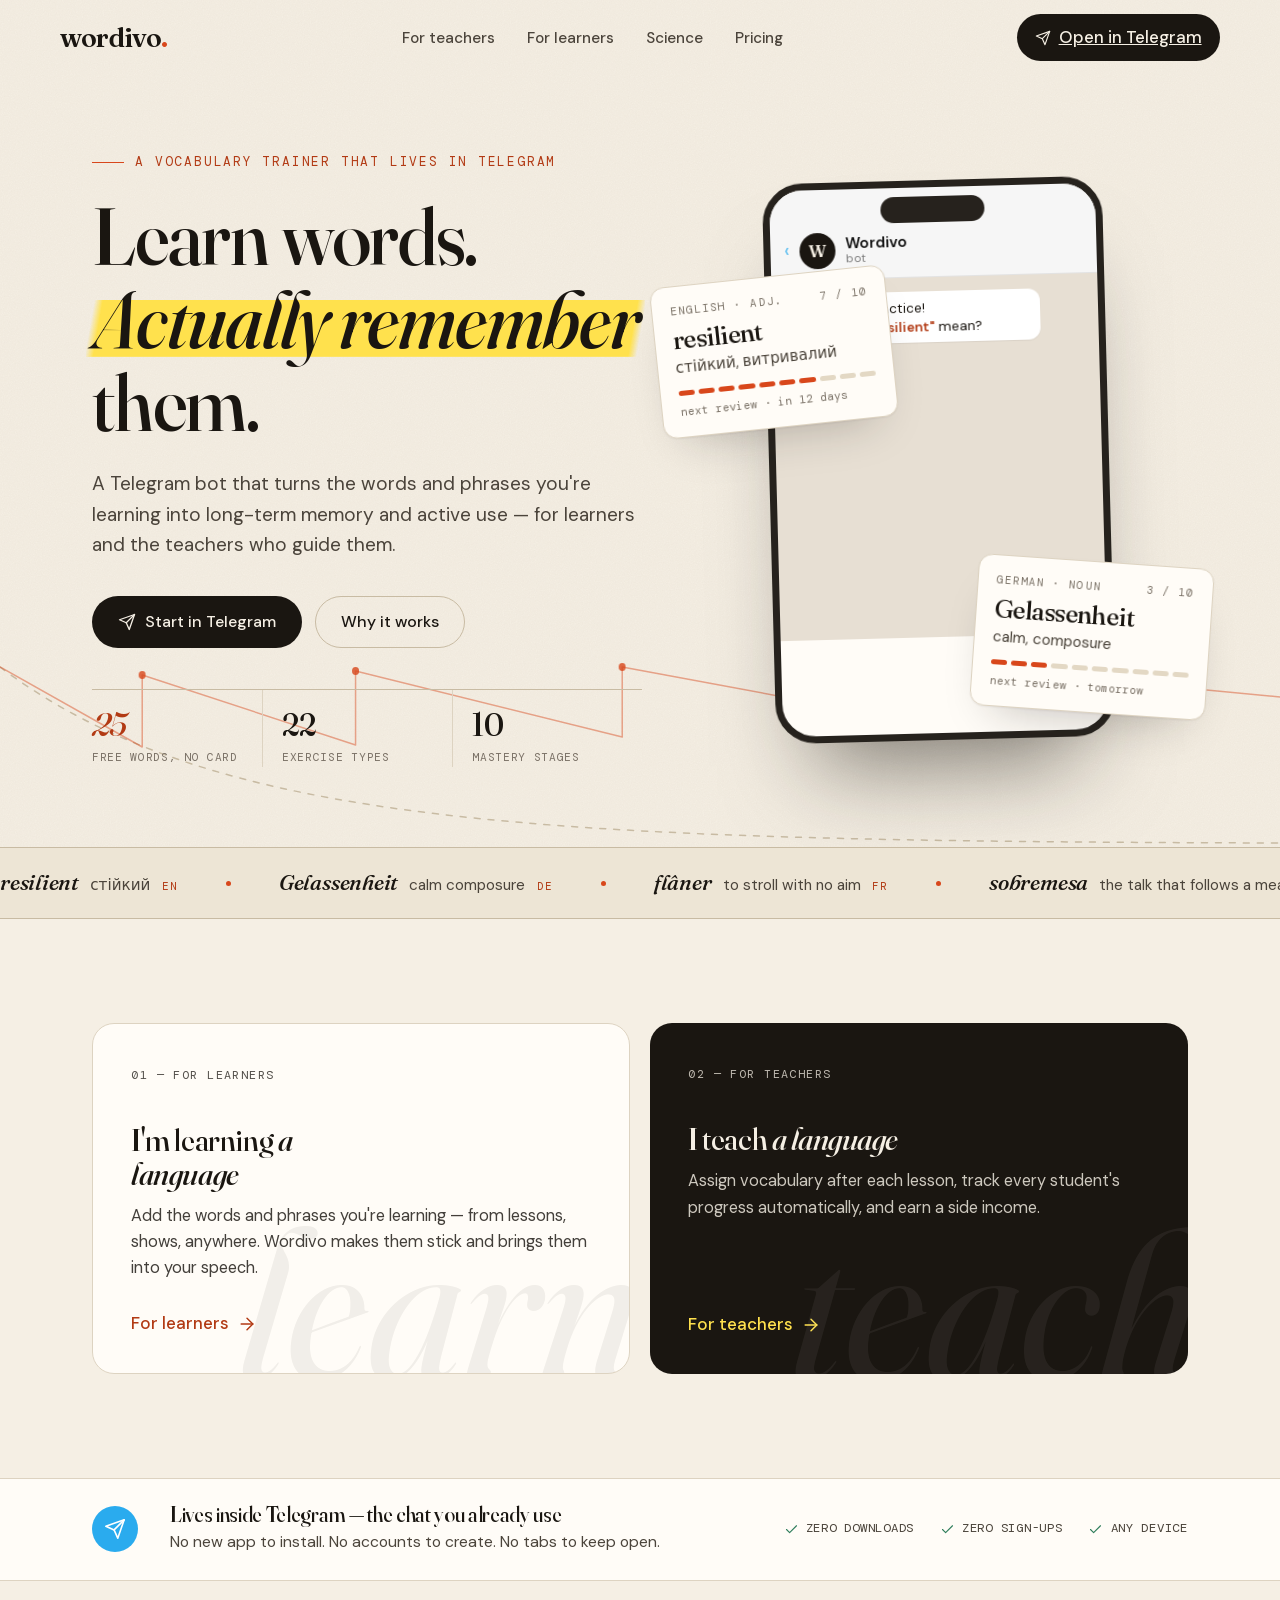
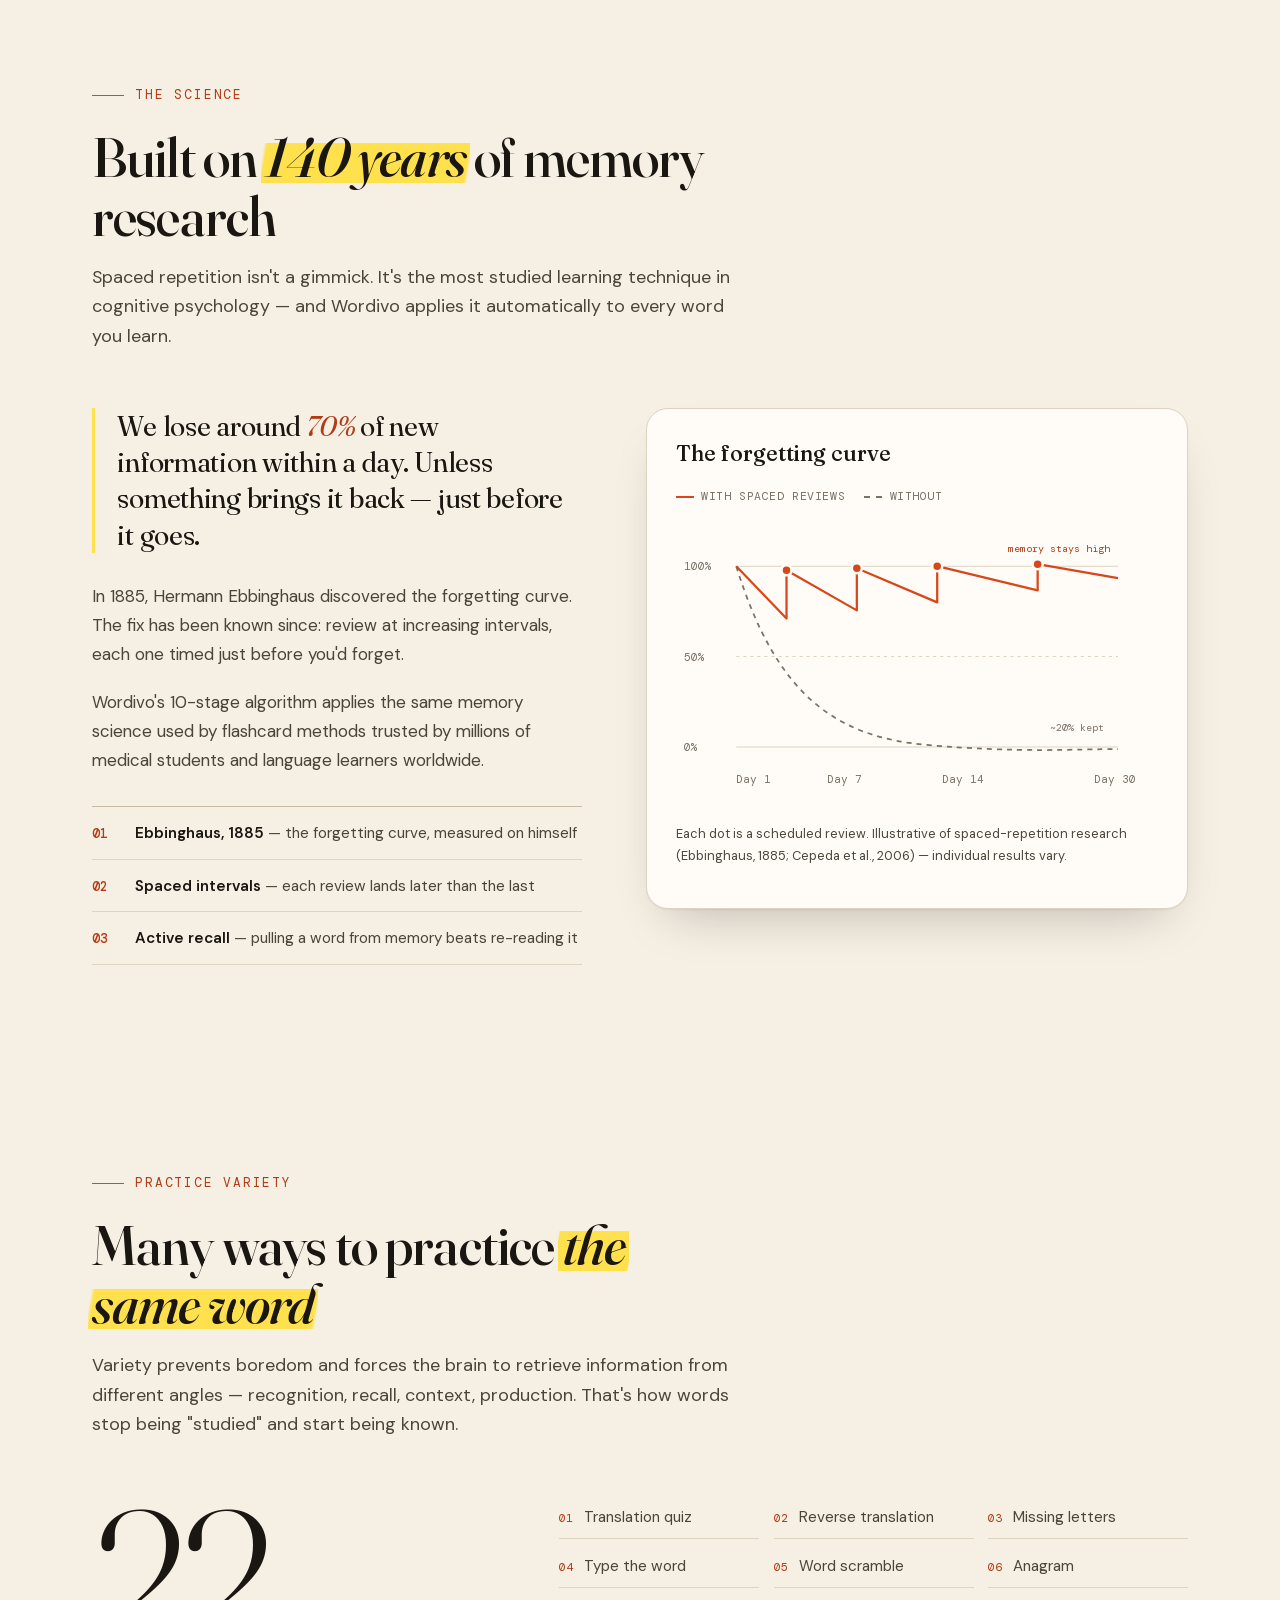
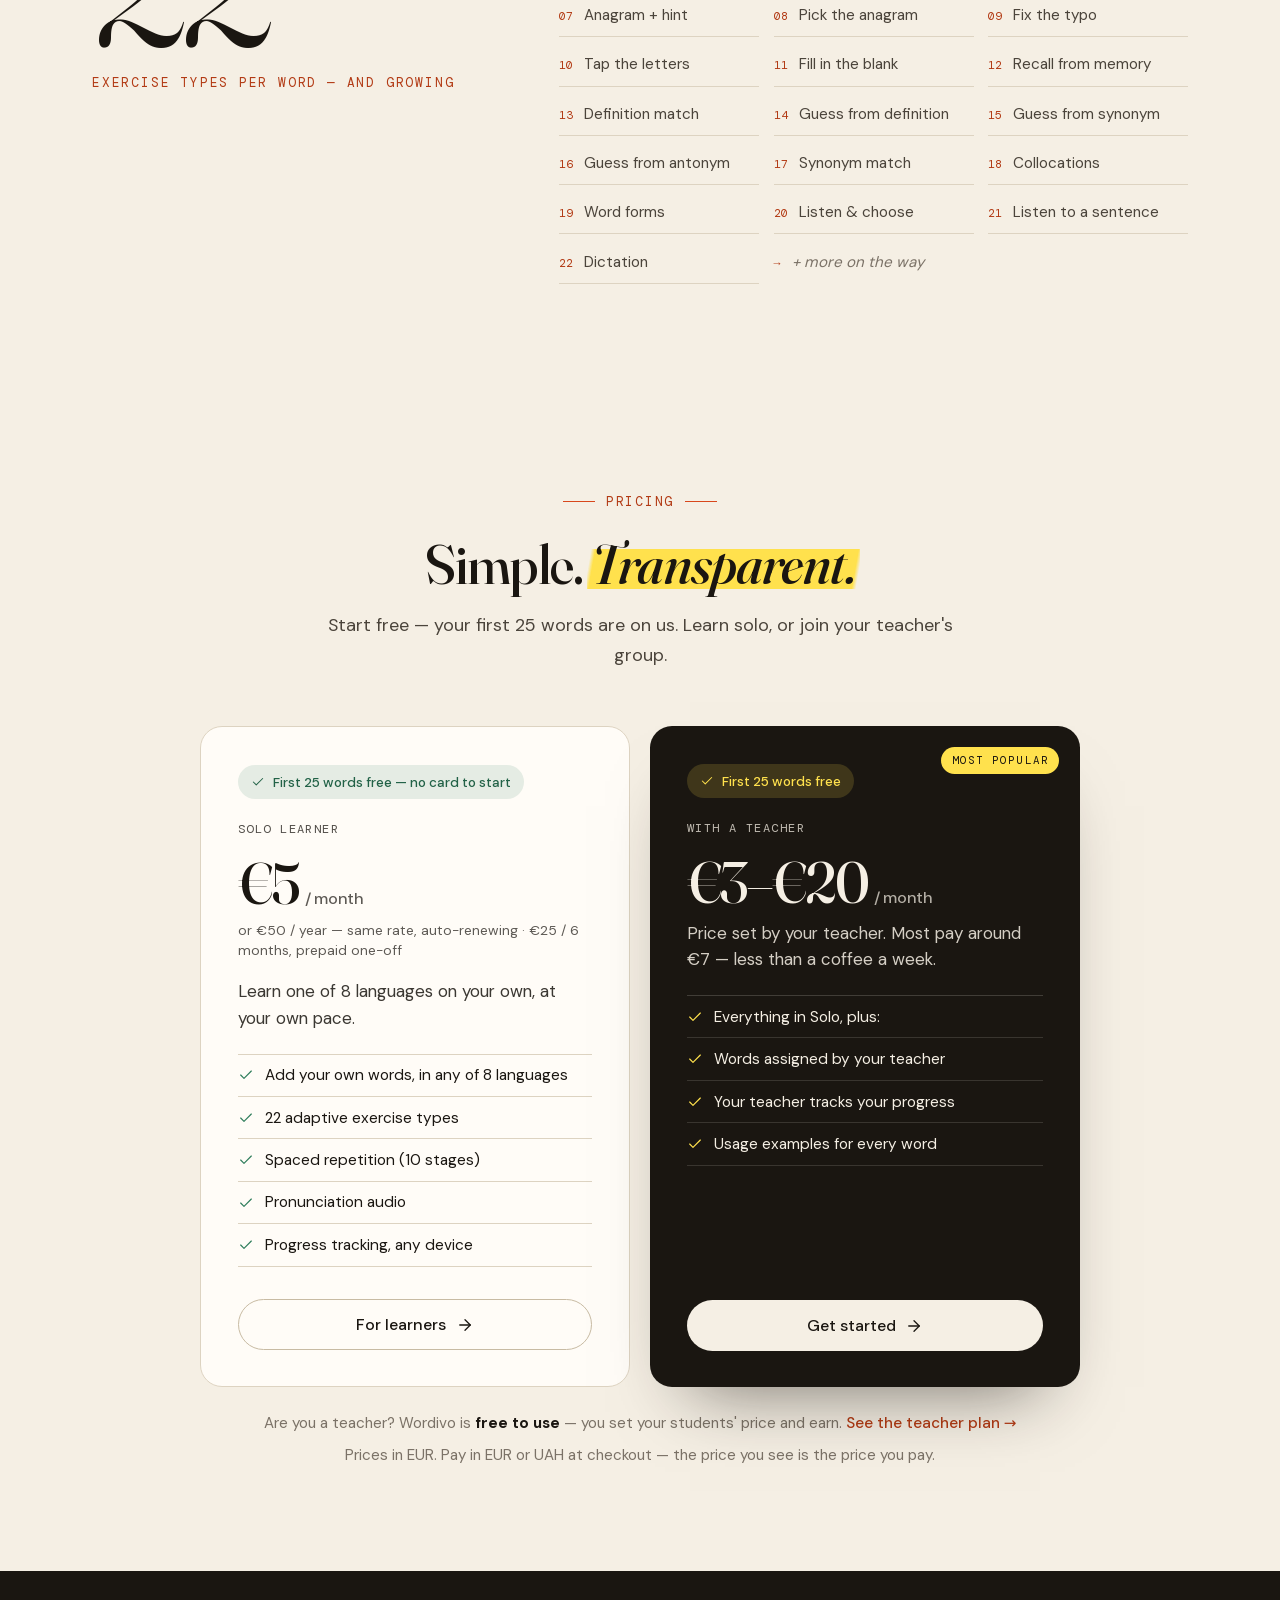
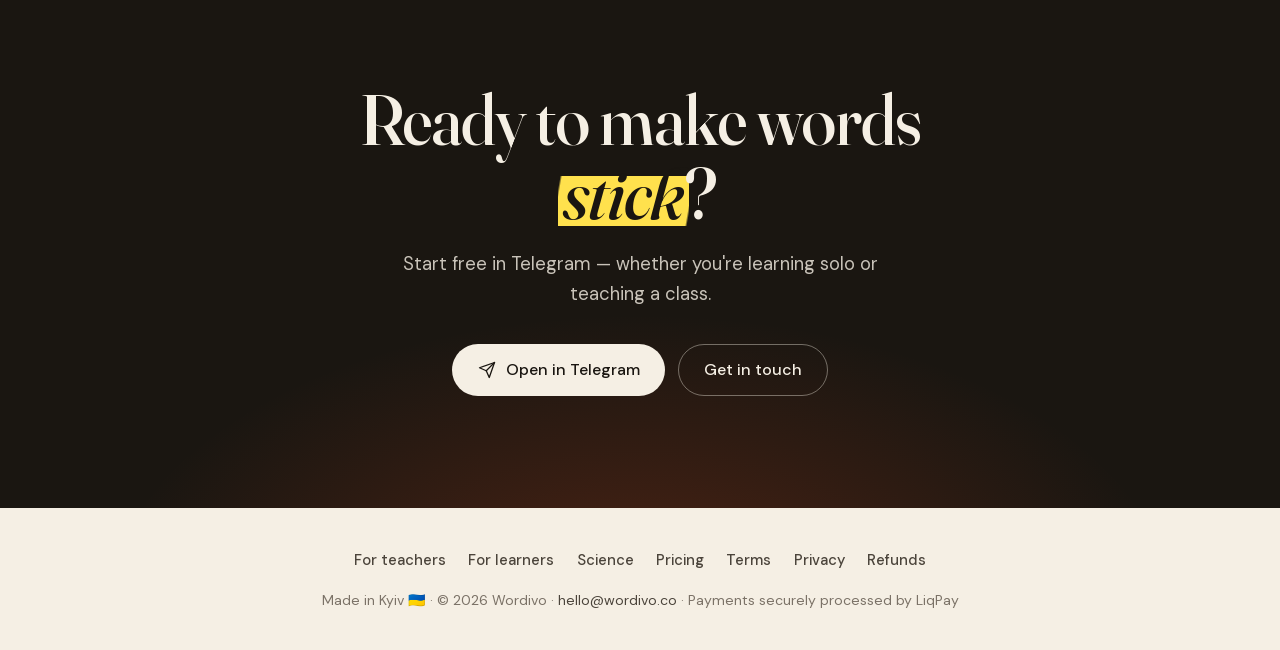
<file: index.html>
<!DOCTYPE html>
<html lang="en">
<head>
    <meta charset="UTF-8">
    <meta name="viewport" content="width=device-width, initial-scale=1.0">
    <title>Wordivo — Science-backed vocabulary that you actually remember</title>
    <meta name="description" content="A Telegram bot that turns the words and phrases you're learning into long-term memory and active use — for learners and the teachers who guide them.">
    <link rel="canonical" href="https://wordivo.co/">
    <link rel="icon" href="/favicon.svg" type="image/svg+xml">
    <link rel="icon" href="/favicon.ico" sizes="32x32">
    <link rel="apple-touch-icon" href="/apple-touch-icon.png">
    <meta name="theme-color" content="#F5EFE4">
    <meta property="og:type" content="website">
    <meta property="og:site_name" content="Wordivo">
    <meta property="og:title" content="Wordivo — Science-backed vocabulary that you actually remember">
    <meta property="og:description" content="A Telegram bot that turns the words and phrases you're learning into long-term memory and active use — for learners and the teachers who guide them.">
    <meta property="og:url" content="https://wordivo.co/">
    <meta property="og:image" content="https://wordivo.co/assets/img/og.png">
    <meta property="og:image:width" content="1200">
    <meta property="og:image:height" content="630">
    <meta name="twitter:card" content="summary_large_image">
    <link rel="stylesheet" href="styles.css">
    <script src="/assets/js/gsap.min.js"></script>
    <script src="/assets/js/ScrollTrigger.min.js"></script>
</head>
<body>

<!-- NAV -->
<nav>
    <div class="nav-inner">
        <a href="index.html" class="logo">wordivo<span>.</span></a>
        <input type="checkbox" id="nav-toggle" class="nav-toggle" aria-hidden="true">
        <div class="nav-r">
            <a href="teachers.html">For teachers</a>
            <a href="learn.html">For learners</a>
            <a href="index.html#science">Science</a>
            <a href="index.html#pricing">Pricing</a>
        </div>
        <div class="nav-end">
            <a href="https://t.me/wordivobot" class="nav-cta">
                <svg class="icon" viewBox="0 0 24 24"><path d="m22 2-7 20-4-9-9-4 20-7Z"/><path d="M22 2 11 13"/></svg>
                Open in Telegram
            </a>
            <label for="nav-toggle" class="nav-burger" aria-label="Menu"><span></span></label>
        </div>
    </div>
</nav>

<!-- HERO -->
<section class="hero">
    <svg class="hero-curve" viewBox="0 0 1440 220" preserveAspectRatio="none" aria-hidden="true">
        <path class="c-forget" d="M0 40 C 240 200, 600 214, 1440 216" vector-effect="non-scaling-stroke"/>
        <path class="c-keep" d="M0 40 L160 120 L160 48 L400 118 L400 44 L700 110 L700 40 L1040 96 L1040 36 L1440 70" vector-effect="non-scaling-stroke"/>
        <circle class="c-dot" cx="160" cy="48" r="4"/><circle class="c-dot" cx="400" cy="44" r="4"/><circle class="c-dot" cx="700" cy="40" r="4"/><circle class="c-dot" cx="1040" cy="36" r="4"/>
    </svg>
    <div class="wrap hero-grid">
        <div class="hero-copy">
            <p class="eyebrow">A vocabulary trainer that lives in Telegram</p>
            <h1>Learn words. <em class="mark">Actually remember</em> them.</h1>
            <p class="lede">A Telegram bot that turns the words and phrases you're learning into long-term memory and active use — for learners and the teachers who guide them.</p>
            <div class="hero-cta">
                <a href="https://t.me/wordivobot" class="btn btn-ink">
                    <svg class="icon" viewBox="0 0 24 24"><path d="m22 2-7 20-4-9-9-4 20-7Z"/><path d="M22 2 11 13"/></svg>
                    Start in Telegram
                </a>
                <a href="#science" class="btn btn-ghost">Why it works</a>
            </div>
            <div class="hero-stats">
                <div><div class="num"><em>25</em></div><div class="lab">Free words, no card</div></div>
                <div><div class="num">22</div><div class="lab">Exercise types</div></div>
                <div><div class="num">10</div><div class="lab">Mastery stages</div></div>
            </div>
        </div>
        <div class="hero-visual">
            <div class="wcard wcard-a" aria-hidden="true">
                <div class="wcard-k"><span>English · adj.</span><span>7 / 10</span></div>
                <div class="wcard-w">resilient</div>
                <div class="wcard-t">стійкий, витривалий</div>
                <div class="stages"><i class="f"></i><i class="f"></i><i class="f"></i><i class="f"></i><i class="f"></i><i class="f"></i><i class="f"></i><i></i><i></i><i></i></div>
                <div class="wcard-m">next review · in 12 days</div>
            </div>
            <div class="phone">
                <div class="ph-top">
                    <span class="ph-back">‹</span>
                    <div class="ph-av">W</div>
                    <div class="ph-info">
                        <div class="ph-nm">Wordivo</div>
                        <div class="ph-st">bot</div>
                    </div>
                </div>
                <div class="ph-body" id="chat"></div>
            </div>
            <div class="wcard wcard-b" aria-hidden="true">
                <div class="wcard-k"><span>German · noun</span><span>3 / 10</span></div>
                <div class="wcard-w">Gelassenheit</div>
                <div class="wcard-t">calm, composure</div>
                <div class="stages"><i class="f"></i><i class="f"></i><i class="f"></i><i></i><i></i><i></i><i></i><i></i><i></i><i></i></div>
                <div class="wcard-m">next review · tomorrow</div>
            </div>
        </div>
    </div>
</section>

<!-- TICKER -->
<div class="ticker" aria-hidden="true">
    <div class="ticker-track">
        <span class="tk"><b>resilient</b><span>стійкий</span><small>en</small></span>
        <span class="tk"><b>Gelassenheit</b><span>calm composure</span><small>de</small></span>
        <span class="tk"><b>flâner</b><span>to stroll with no aim</span><small>fr</small></span>
        <span class="tk"><b>sobremesa</b><span>the talk that follows a meal</span><small>es</small></span>
        <span class="tk"><b>abbiocco</b><span>the drowsiness after lunch</span><small>it</small></span>
        <span class="tk"><b>załatwić</b><span>to get something sorted</span><small>pl</small></span>
        <span class="tk"><b>затишок</b><span>a snug, quiet calm</span><small>uk</small></span>
        <span class="tk"><b>serendipity</b><span>щасливий випадок</span><small>en</small></span>
        <span class="tk"><b>Fernweh</b><span>an ache for far-off places</span><small>de</small></span>
        <span class="tk"><b>dépaysement</b><span>the feeling of being elsewhere</span><small>fr</small></span>
        <span class="tk"><b>madrugar</b><span>to be up before dawn</span><small>es</small></span>
        <span class="tk"><b>meriggiare</b><span>to rest in the noon shade</span><small>it</small></span>
        <span class="tk"><b>tęsknota</b><span>longing</span><small>pl</small></span>
        <span class="tk"><b>мрія</b><span>a dream worth chasing</span><small>uk</small></span>
        <span class="tk"><b>resilient</b><span>стійкий</span><small>en</small></span>
        <span class="tk"><b>Gelassenheit</b><span>calm composure</span><small>de</small></span>
        <span class="tk"><b>flâner</b><span>to stroll with no aim</span><small>fr</small></span>
        <span class="tk"><b>sobremesa</b><span>the talk that follows a meal</span><small>es</small></span>
        <span class="tk"><b>abbiocco</b><span>the drowsiness after lunch</span><small>it</small></span>
        <span class="tk"><b>załatwić</b><span>to get something sorted</span><small>pl</small></span>
        <span class="tk"><b>затишок</b><span>a snug, quiet calm</span><small>uk</small></span>
        <span class="tk"><b>serendipity</b><span>щасливий випадок</span><small>en</small></span>
        <span class="tk"><b>Fernweh</b><span>an ache for far-off places</span><small>de</small></span>
        <span class="tk"><b>dépaysement</b><span>the feeling of being elsewhere</span><small>fr</small></span>
        <span class="tk"><b>madrugar</b><span>to be up before dawn</span><small>es</small></span>
        <span class="tk"><b>meriggiare</b><span>to rest in the noon shade</span><small>it</small></span>
        <span class="tk"><b>tęsknota</b><span>longing</span><small>pl</small></span>
        <span class="tk"><b>мрія</b><span>a dream worth chasing</span><small>uk</small></span>
    </div>
</div>

<!-- TWO DOORS -->
<section class="sec" id="paths">
    <div class="wrap doors">
        <a class="door door-learn gsap-up" href="learn.html">
            <span class="door-k">01 — For learners</span>
            <h3>I'm learning <em>a language</em></h3>
            <p>Add the words and phrases you're learning — from lessons, shows, anywhere. Wordivo makes them stick and brings them into your speech.</p>
            <span class="door-go">For learners <svg class="icon" viewBox="0 0 24 24"><line x1="5" y1="12" x2="19" y2="12"/><polyline points="12 5 19 12 12 19"/></svg></span>
            <span class="door-glyph" aria-hidden="true">learn</span>
        </a>
        <a class="door door-teach gsap-up" href="teachers.html">
            <span class="door-k">02 — For teachers</span>
            <h3>I teach <em>a language</em></h3>
            <p>Assign vocabulary after each lesson, track every student's progress automatically, and earn a side income.</p>
            <span class="door-go">For teachers <svg class="icon" viewBox="0 0 24 24"><line x1="5" y1="12" x2="19" y2="12"/><polyline points="12 5 19 12 12 19"/></svg></span>
            <span class="door-glyph" aria-hidden="true">teach</span>
        </a>
    </div>
</section>

<!-- TELEGRAM STRIP -->
<div class="tg-strip">
    <div class="wrap">
        <div class="tg-logo">
            <svg class="icon icon-lg" viewBox="0 0 24 24"><path d="m22 2-7 20-4-9-9-4 20-7Z"/><path d="M22 2 11 13"/></svg>
        </div>
        <div>
            <h3>Lives inside Telegram — the chat you already use</h3>
            <p>No new app to install. No accounts to create. No tabs to keep open.</p>
        </div>
        <div class="tg-checks">
            <span><svg class="icon" viewBox="0 0 24 24"><polyline points="20 6 9 17 4 12"/></svg>Zero downloads</span>
            <span><svg class="icon" viewBox="0 0 24 24"><polyline points="20 6 9 17 4 12"/></svg>Zero sign-ups</span>
            <span><svg class="icon" viewBox="0 0 24 24"><polyline points="20 6 9 17 4 12"/></svg>Any device</span>
        </div>
    </div>
</div>

<!-- SCIENCE -->
<section class="sec" id="science">
    <div class="wrap">
        <div class="sec-head">
            <p class="eyebrow gsap-fade">The science</p>
            <h2 class="sec-t gsap-fade">Built on <em class="mark">140 years</em> of memory research</h2>
            <p class="sec-s gsap-fade">Spaced repetition isn't a gimmick. It's the most studied learning technique in cognitive psychology — and Wordivo applies it automatically to every word you learn.</p>
        </div>
        <div class="science">
            <div class="gsap-up">
                <blockquote class="pull">We lose around <em>70%</em> of new information within a day. Unless something brings it back — just before it goes.</blockquote>
                <p>In 1885, Hermann Ebbinghaus discovered the forgetting curve. The fix has been known since: review at increasing intervals, each one timed just before you'd forget.</p>
                <p>Wordivo's 10-stage algorithm applies the same memory science used by flashcard methods trusted by millions of medical students and language learners worldwide.</p>
                <ol class="refs">
                    <li><b>01</b><span><strong>Ebbinghaus, 1885</strong> — the forgetting curve, measured on himself</span></li>
                    <li><b>02</b><span><strong>Spaced intervals</strong> — each review lands later than the last</span></li>
                    <li><b>03</b><span><strong>Active recall</strong> — pulling a word from memory beats re-reading it</span></li>
                </ol>
            </div>
            <div class="chart gsap-up">
                <div class="chart-head">
                    <h4>The forgetting curve</h4>
                    <div class="chart-legend">
                        <span><i></i>with spaced reviews</span>
                        <span><i class="dash"></i>without</span>
                    </div>
                </div>
                <svg viewBox="0 0 480 280" aria-label="Memory over 30 days: with spaced reviews it stays high; without review it drops to roughly a fifth.">
                    <g style="font-family:var(--mono);font-size:11px;fill:var(--ink-3)">
                        <text x="8" y="44">100%</text><text x="8" y="134">50%</text><text x="8" y="224">0%</text>
                        <text x="60" y="256">Day 1</text><text x="150" y="256">Day 7</text><text x="265" y="256">Day 14</text><text x="416" y="256">Day 30</text>
                    </g>
                    <g style="stroke:var(--line);stroke-width:1">
                        <line x1="60" y1="40" x2="440" y2="40"/><line x1="60" y1="130" x2="440" y2="130" stroke-dasharray="3 4"/><line x1="60" y1="220" x2="440" y2="220"/>
                    </g>
                    <path d="M60 40 C 100 170, 160 210, 250 218 S 400 222, 440 222" style="stroke:var(--ink-3);stroke-width:1.75;fill:none;stroke-dasharray:5 5"/>
                    <path d="M60 40 L110 92 L110 44 L180 84 L180 42 L260 76 L260 40 L360 64 L360 38 L440 52" style="stroke:var(--accent);stroke-width:2.25;fill:none;stroke-linejoin:round"/>
                    <g style="fill:var(--accent);stroke:var(--surface);stroke-width:2.5">
                        <circle cx="110" cy="44" r="5"/><circle cx="180" cy="42" r="5"/><circle cx="260" cy="40" r="5"/><circle cx="360" cy="38" r="5"/>
                    </g>
                    <text x="372" y="204" style="font-family:var(--mono);font-size:10px;fill:var(--ink-3)">~20% kept</text>
                    <text x="330" y="26" style="font-family:var(--mono);font-size:10px;fill:var(--accent-ink)">memory stays high</text>
                </svg>
                <p class="chart-note">Each dot is a scheduled review. Illustrative of spaced-repetition research (Ebbinghaus, 1885; Cepeda et al., 2006) — individual results vary.</p>
            </div>
        </div>
    </div>
</section>

<!-- EXERCISES -->
<section class="sec" id="exercises">
    <div class="wrap">
        <div class="sec-head">
            <p class="eyebrow gsap-fade">Practice variety</p>
            <h2 class="sec-t gsap-fade">Many ways to practice <em class="mark">the same word</em></h2>
            <p class="sec-s gsap-fade">Variety prevents boredom and forces the brain to retrieve information from different angles — recognition, recall, context, production. That's how words stop being "studied" and start being known.</p>
        </div>
        <div class="ex">
            <div class="ex-num gsap-up">22<small>Exercise types per word — and growing</small></div>
            <div class="ex-types gsap-up">
                <span>Translation quiz</span>
                <span>Reverse translation</span>
                <span>Missing letters</span>
                <span>Type the word</span>
                <span>Word scramble</span>
                <span>Anagram</span>
                <span>Anagram + hint</span>
                <span>Pick the anagram</span>
                <span>Fix the typo</span>
                <span>Tap the letters</span>
                <span>Fill in the blank</span>
                <span>Recall from memory</span>
                <span>Definition match</span>
                <span>Guess from definition</span>
                <span>Guess from synonym</span>
                <span>Guess from antonym</span>
                <span>Synonym match</span>
                <span>Collocations</span>
                <span>Word forms</span>
                <span>Listen &amp; choose</span>
                <span>Listen to a sentence</span>
                <span>Dictation</span>
                <span class="soon">+ more on the way</span>
            </div>
        </div>
    </div>
</section>

<!-- PRICING -->
<section class="sec" id="pricing">
    <div class="wrap">
        <div class="sec-head center">
            <p class="eyebrow center gsap-fade">Pricing</p>
            <h2 class="sec-t gsap-fade">Simple. <em class="mark">Transparent.</em></h2>
            <p class="sec-s gsap-fade">Start free — your first 25 words are on us. Learn solo, or join your teacher's group.</p>
        </div>
        <div class="plans gsap-up">
            <div class="plan plan-paper">
                <div class="free-note">
                    <svg class="icon" viewBox="0 0 24 24"><polyline points="20 6 9 17 4 12"/></svg>
                    First 25 words free — no card to start
                </div>
                <div class="plan-k">Solo learner</div>
                <div class="price">€5 <small>/ month</small></div>
                <p class="plan-alt">or €50 / year — same rate, auto-renewing · €25 / 6 months, prepaid one-off</p>
                <p class="plan-p">Learn one of 8 languages on your own, at your own pace.</p>
                <ul>
                    <li><svg class="icon" viewBox="0 0 24 24"><polyline points="20 6 9 17 4 12"/></svg> Add your own words, in any of 8 languages</li>
                    <li><svg class="icon" viewBox="0 0 24 24"><polyline points="20 6 9 17 4 12"/></svg> 22 adaptive exercise types</li>
                    <li><svg class="icon" viewBox="0 0 24 24"><polyline points="20 6 9 17 4 12"/></svg> Spaced repetition (10 stages)</li>
                    <li><svg class="icon" viewBox="0 0 24 24"><polyline points="20 6 9 17 4 12"/></svg> Pronunciation audio</li>
                    <li><svg class="icon" viewBox="0 0 24 24"><polyline points="20 6 9 17 4 12"/></svg> Progress tracking, any device</li>
                </ul>
                <a href="learn.html" class="btn btn-ghost btn-wide">For learners <svg class="icon" viewBox="0 0 24 24"><line x1="5" y1="12" x2="19" y2="12"/><polyline points="12 5 19 12 12 19"/></svg></a>
            </div>
            <div class="plan plan-ink">
                <div class="plan-badge">Most popular</div>
                <div class="free-note">
                    <svg class="icon" viewBox="0 0 24 24"><polyline points="20 6 9 17 4 12"/></svg>
                    First 25 words free
                </div>
                <div class="plan-k">With a teacher</div>
                <div class="price">€3–€20 <small>/ month</small></div>
                <p class="plan-p">Price set by your teacher. Most pay around €7 — less than a coffee a week.</p>
                <ul>
                    <li><svg class="icon" viewBox="0 0 24 24"><polyline points="20 6 9 17 4 12"/></svg> Everything in Solo, plus:</li>
                    <li><svg class="icon" viewBox="0 0 24 24"><polyline points="20 6 9 17 4 12"/></svg> Words assigned by your teacher</li>
                    <li><svg class="icon" viewBox="0 0 24 24"><polyline points="20 6 9 17 4 12"/></svg> Your teacher tracks your progress</li>
                    <li><svg class="icon" viewBox="0 0 24 24"><polyline points="20 6 9 17 4 12"/></svg> Usage examples for every word</li>
                </ul>
                <a href="https://t.me/wordivobot" class="btn btn-paper btn-wide">Get started <svg class="icon" viewBox="0 0 24 24"><line x1="5" y1="12" x2="19" y2="12"/><polyline points="12 5 19 12 12 19"/></svg></a>
            </div>
        </div>
        <p class="price-foot">Are you a teacher? Wordivo is <strong>free to use</strong> — you set your students' price and earn. <a href="teachers.html">See the teacher plan →</a></p>
        <p class="price-foot">Prices in EUR. Pay in EUR or UAH at checkout — the price you see is the price you pay.</p>
    </div>
</section>

<!-- CLOSE -->
<section class="close">
    <div class="wrap">
        <h2 class="gsap-fade">Ready to make words <em class="mark">stick</em>?</h2>
        <p class="gsap-fade">Start free in Telegram — whether you're learning solo or teaching a class.</p>
        <div class="close-btns gsap-fade">
            <a href="https://t.me/wordivobot" class="btn btn-paper">
                <svg class="icon" viewBox="0 0 24 24"><path d="m22 2-7 20-4-9-9-4 20-7Z"/><path d="M22 2 11 13"/></svg>
                Open in Telegram
            </a>
            <a href="mailto:hello@wordivo.co" class="btn btn-ghost">Get in touch</a>
        </div>
    </div>
</section>

<footer>
    <div class="footer-inner">
        <div class="footer-links">
            <a href="teachers.html">For teachers</a>
            <a href="learn.html">For learners</a>
            <a href="index.html#science">Science</a>
            <a href="index.html#pricing">Pricing</a>
            <a href="terms.html">Terms</a>
            <a href="privacy.html">Privacy</a>
            <a href="refund.html">Refunds</a>
        </div>
        <p>Made in Kyiv 🇺🇦 · © 2026 Wordivo · <a href="mailto:hello@wordivo.co">hello@wordivo.co</a> · Payments securely processed by LiqPay</p>
    </div>
</footer>

<script>
gsap.registerPlugin(ScrollTrigger);
if(!matchMedia('(prefers-reduced-motion: reduce)').matches){
gsap.utils.toArray('.gsap-fade').forEach(el=>{
    gsap.from(el,{opacity:0, y:24, duration:.9, ease:'power3.out',
        scrollTrigger:{trigger:el, start:'top 90%', toggleActions:'play none none none'}});
});
gsap.utils.toArray('.gsap-up').forEach((el,i)=>{
    gsap.from(el,{opacity:0, y:36, duration:.9, delay:(i%3)*0.12, ease:'power3.out',
        scrollTrigger:{trigger:el, start:'top 90%', toggleActions:'play none none none'}});
});
}
const navEl = document.querySelector('nav');
const stick = ()=>navEl.classList.toggle('stuck', window.scrollY > 24);
window.addEventListener('scroll', stick, {passive:true}); stick();

// CHAT — universal practice flow
const msgs = [
    {t:'b', h:'🎯 Time to practice!<br>What does <span class="hl">"resilient"</span> mean?'},
    {t:'u', txt:'стійкий', time:'09:15'},
    {t:'b', h:'<span class="hl">✓ Correct!</span> Stage 4 → 5<br>Next review in 6 days<span class="bb-time">09:15</span>'},
    {t:'b', h:'📈 This week: <span class="hl">47 words</span> reviewed · 91% recall<span class="bb-time">09:16</span>'}
];
const chatEl = document.getElementById('chat');
let mi = 0;
function typeMsg(){
    if(mi >= msgs.length){
        setTimeout(()=>{chatEl.innerHTML=''; mi=0; typeMsg()}, 5000);
        return;
    }
    const m = msgs[mi];
    const d = document.createElement('div');
    d.className = 'bb ' + (m.t === 'u' ? 'bu' : 'bo');
    if(m.t === 'u'){
        chatEl.appendChild(d);
        let i = 0;
        const iv = setInterval(()=>{
            d.innerHTML = m.txt.slice(0, i) + (i > m.txt.length ? ' <span class="bb-time">' + m.time + ' <span class="checks">✓✓</span></span>' : '');
            d.classList.add('on');
            i++;
            if(i > m.txt.length + 1){
                clearInterval(iv);
                mi++;
                setTimeout(typeMsg, 700);
            }
        }, 32);
    } else {
        d.innerHTML = m.h;
        chatEl.appendChild(d);
        setTimeout(()=>{d.classList.add('on'); mi++; setTimeout(typeMsg, 1400)}, 500);
    }
}
setTimeout(typeMsg, 1500);

document.querySelectorAll('a[href^="#"]').forEach(a=>{
    a.addEventListener('click', e=>{
        const id = a.getAttribute('href');
        if(id.length>1){ e.preventDefault(); document.querySelector(id).scrollIntoView({behavior:'smooth'}); }
    });
});
</script>
</body>
</html>
</file>
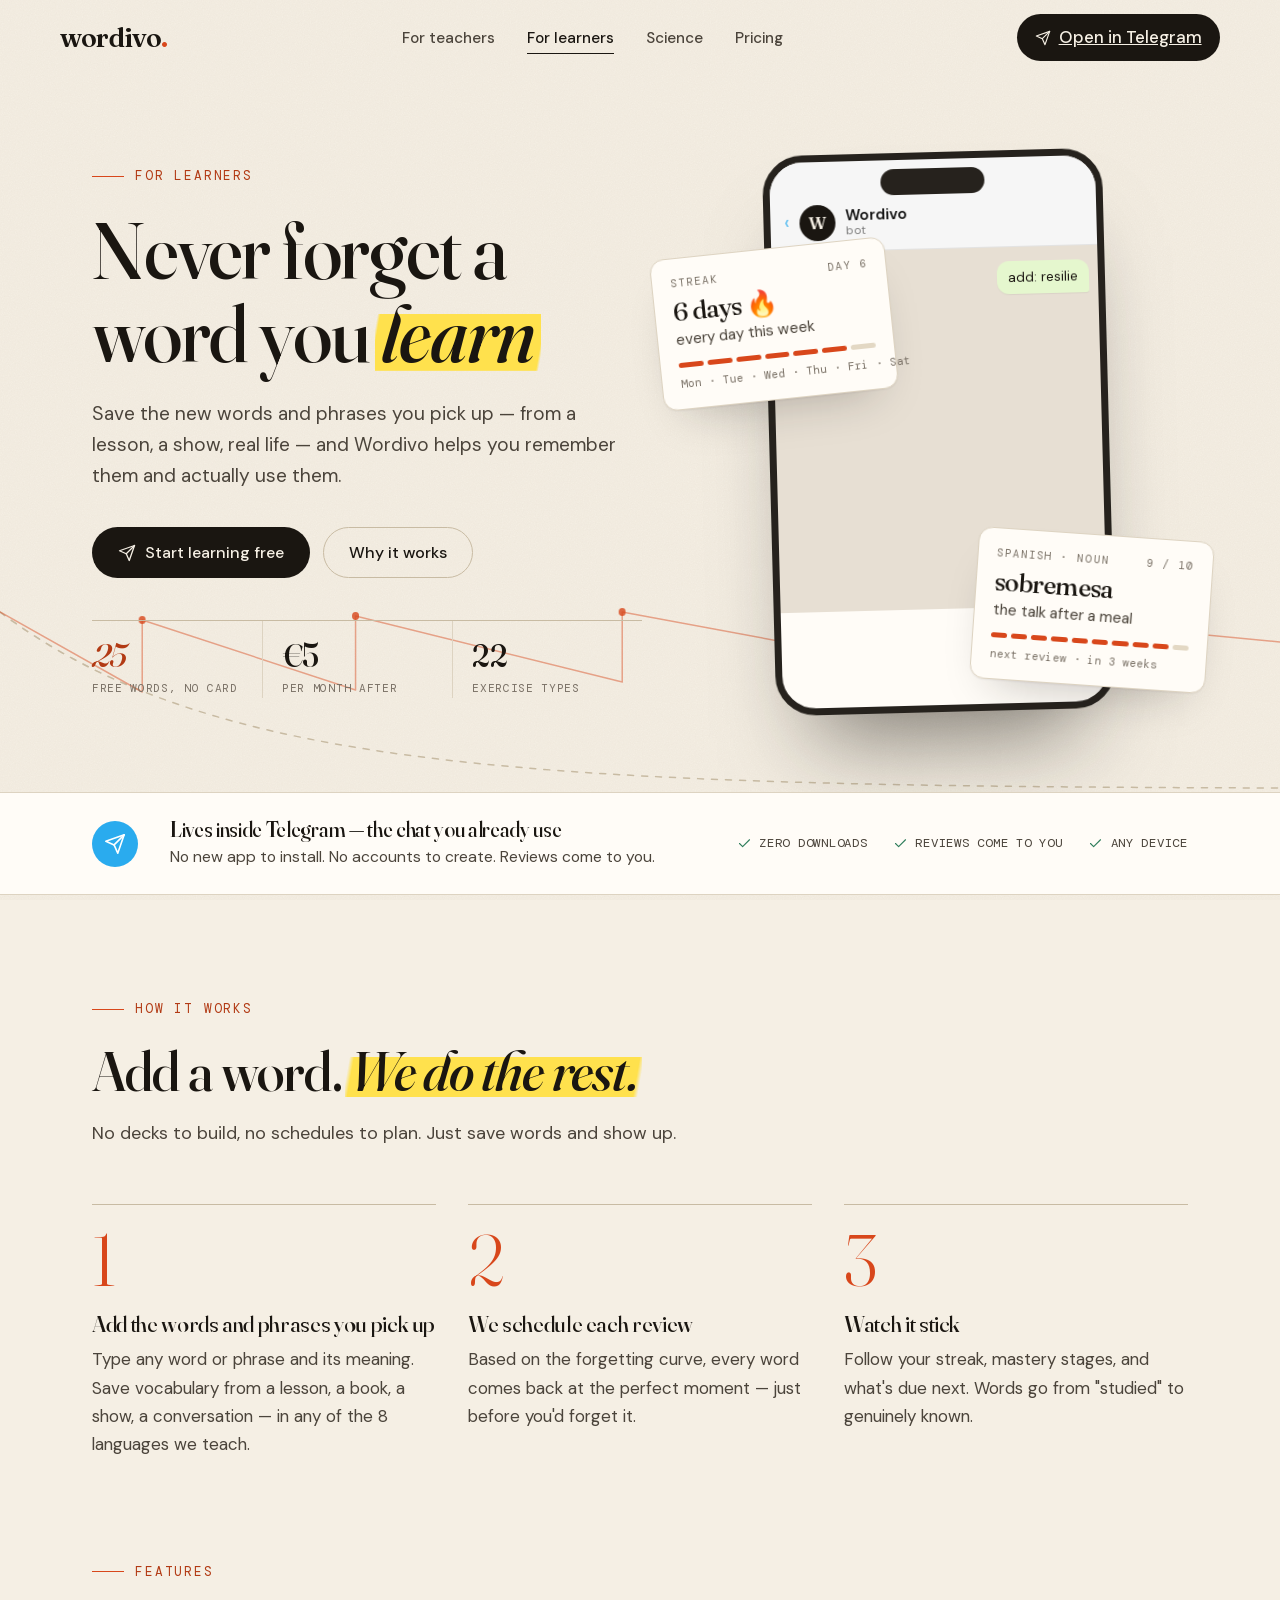
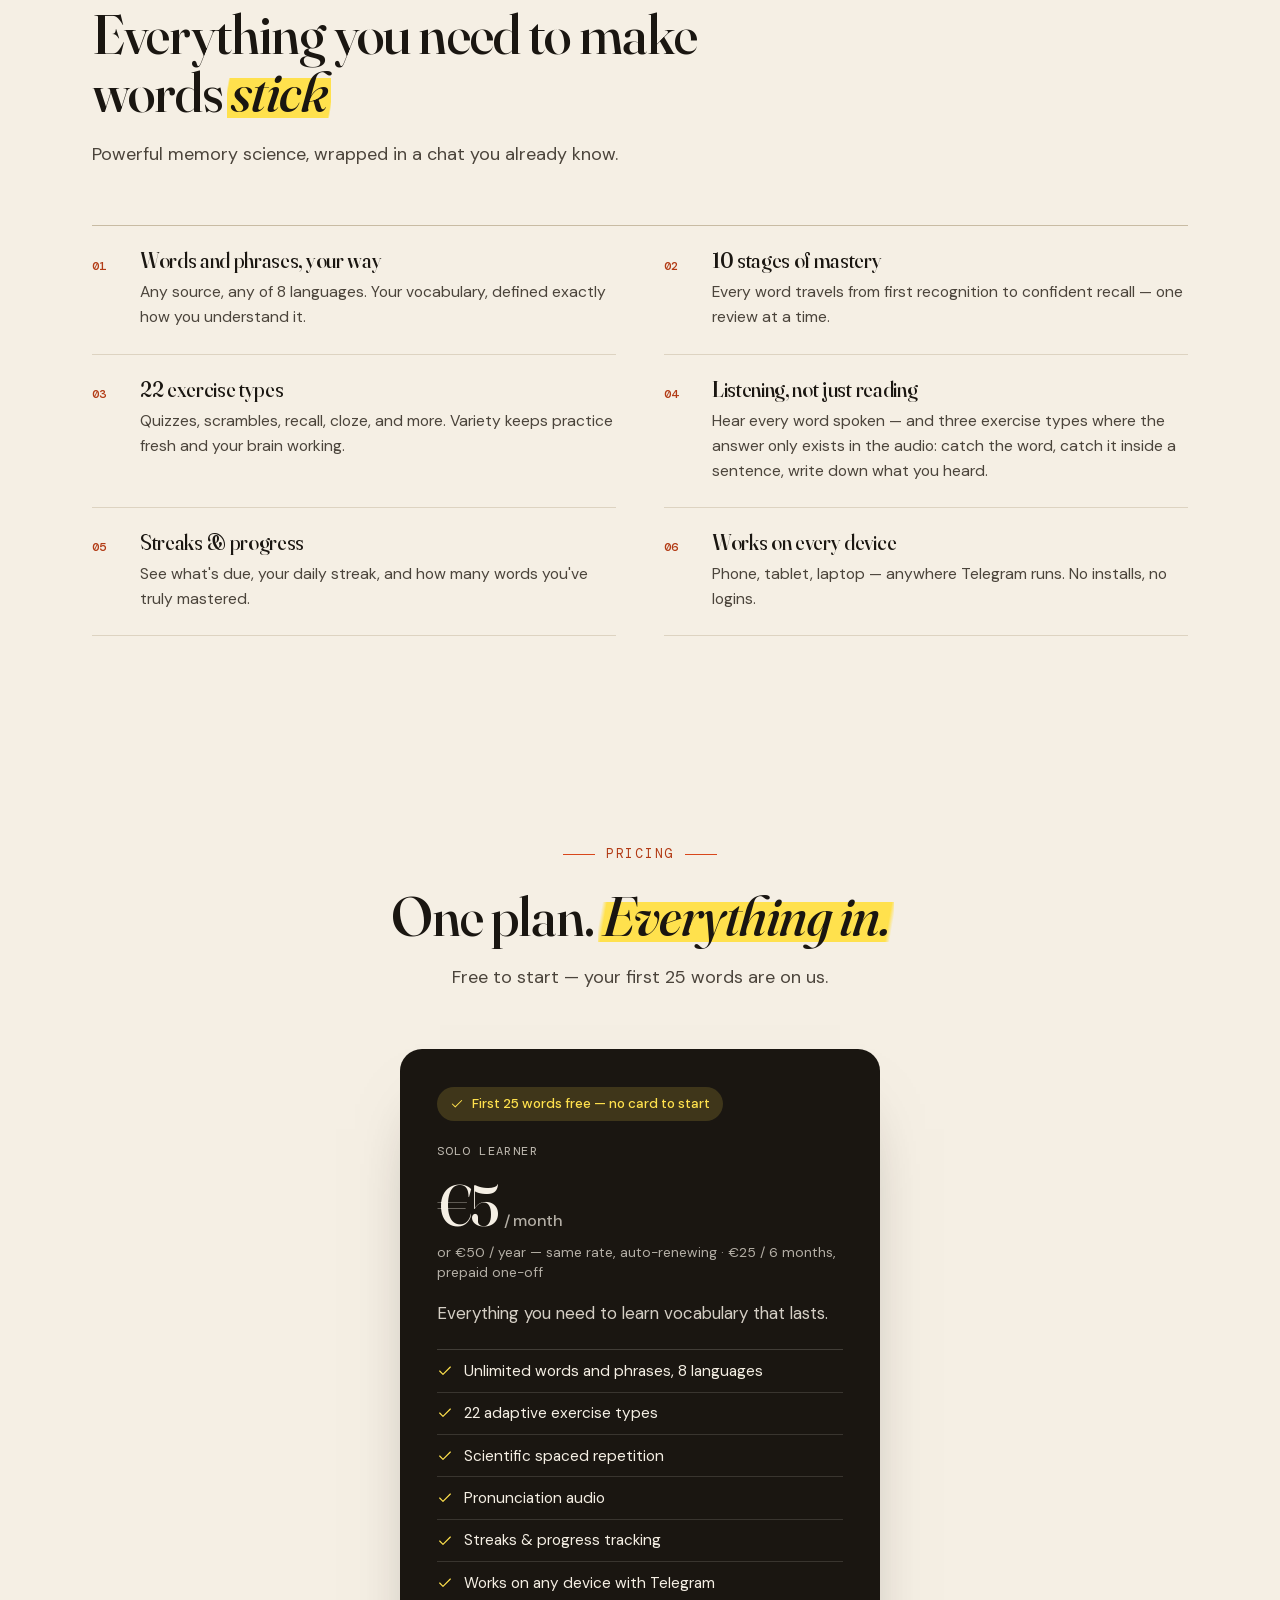
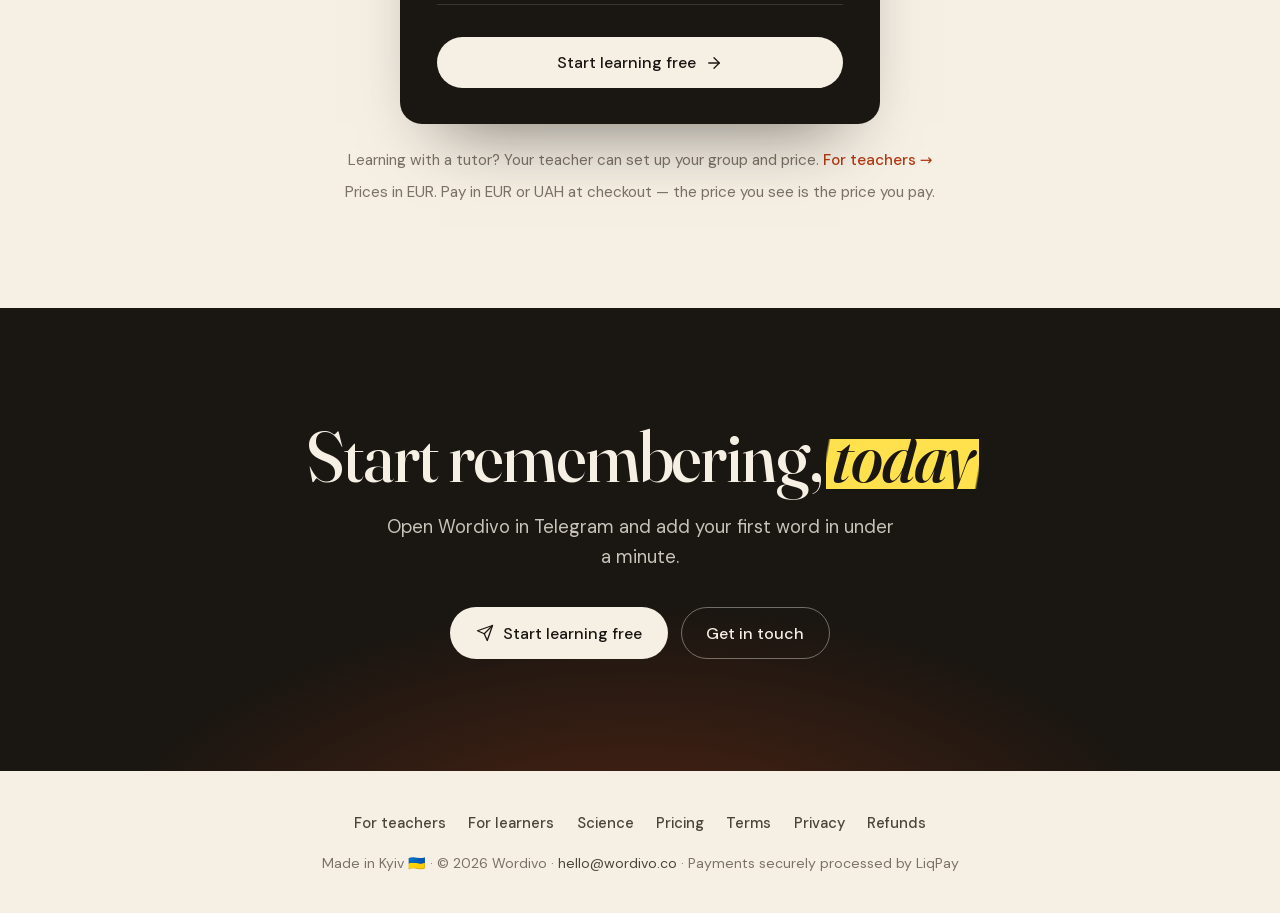
<file: learn.html>
<!DOCTYPE html>
<html lang="en">
<head>
    <meta charset="UTF-8">
    <meta name="viewport" content="width=device-width, initial-scale=1.0">
    <title>Wordivo for Learners — never forget a word you learn</title>
    <meta name="description" content="Add the words you want to master in any of 8 languages. Wordivo schedules each review at the perfect moment with spaced repetition — €5/month, first 25 words free.">
    <link rel="canonical" href="https://wordivo.co/learn.html">
    <link rel="icon" href="/favicon.svg" type="image/svg+xml">
    <link rel="icon" href="/favicon.ico" sizes="32x32">
    <link rel="apple-touch-icon" href="/apple-touch-icon.png">
    <meta name="theme-color" content="#F5EFE4">
    <meta property="og:type" content="website">
    <meta property="og:site_name" content="Wordivo">
    <meta property="og:title" content="Wordivo for Learners — never forget a word you learn">
    <meta property="og:description" content="Add the words you want to master in any of 8 languages. Wordivo schedules each review at the perfect moment with spaced repetition — €5/month, first 25 words free.">
    <meta property="og:url" content="https://wordivo.co/learn.html">
    <meta property="og:image" content="https://wordivo.co/assets/img/og.png">
    <meta property="og:image:width" content="1200">
    <meta property="og:image:height" content="630">
    <meta name="twitter:card" content="summary_large_image">
    <link rel="stylesheet" href="styles.css">
    <script src="/assets/js/gsap.min.js"></script>
    <script src="/assets/js/ScrollTrigger.min.js"></script>
</head>
<body>

<!-- NAV -->
<nav>
    <div class="nav-inner">
        <a href="index.html" class="logo">wordivo<span>.</span></a>
        <input type="checkbox" id="nav-toggle" class="nav-toggle" aria-hidden="true">
        <div class="nav-r">
            <a href="teachers.html">For teachers</a>
            <a href="learn.html" class="active">For learners</a>
            <a href="index.html#science">Science</a>
            <a href="index.html#pricing">Pricing</a>
        </div>
        <div class="nav-end">
            <a href="https://t.me/wordivobot" class="nav-cta">
                <svg class="icon" viewBox="0 0 24 24"><path d="m22 2-7 20-4-9-9-4 20-7Z"/><path d="M22 2 11 13"/></svg>
                Open in Telegram
            </a>
            <label for="nav-toggle" class="nav-burger" aria-label="Menu"><span></span></label>
        </div>
    </div>
</nav>

<!-- HERO -->
<section class="hero">
    <svg class="hero-curve" viewBox="0 0 1440 220" preserveAspectRatio="none" aria-hidden="true">
        <path class="c-forget" d="M0 40 C 240 200, 600 214, 1440 216" vector-effect="non-scaling-stroke"/>
        <path class="c-keep" d="M0 40 L160 120 L160 48 L400 118 L400 44 L700 110 L700 40 L1040 96 L1040 36 L1440 70" vector-effect="non-scaling-stroke"/>
        <circle class="c-dot" cx="160" cy="48" r="4"/><circle class="c-dot" cx="400" cy="44" r="4"/><circle class="c-dot" cx="700" cy="40" r="4"/><circle class="c-dot" cx="1040" cy="36" r="4"/>
    </svg>
    <div class="wrap hero-grid">
        <div class="hero-copy">
            <p class="eyebrow">For learners</p>
            <h1>Never forget a word you <em class="mark">learn</em></h1>
            <p class="lede">Save the new words and phrases you pick up — from a lesson, a show, real life — and Wordivo helps you remember them and actually use them.</p>
            <div class="hero-cta">
                <a href="https://t.me/wordivobot" class="btn btn-ink">
                    <svg class="icon" viewBox="0 0 24 24"><path d="m22 2-7 20-4-9-9-4 20-7Z"/><path d="M22 2 11 13"/></svg>
                    Start learning free
                </a>
                <a href="index.html#science" class="btn btn-ghost">Why it works</a>
            </div>
            <div class="hero-stats">
                <div><div class="num"><em>25</em></div><div class="lab">Free words, no card</div></div>
                <div><div class="num">€5</div><div class="lab">Per month after</div></div>
                <div><div class="num">22</div><div class="lab">Exercise types</div></div>
            </div>
        </div>
        <div class="hero-visual">
            <div class="wcard wcard-a" aria-hidden="true">
                <div class="wcard-k"><span>Streak</span><span>day 6</span></div>
                <div class="wcard-w">6 days 🔥</div>
                <div class="wcard-t">every day this week</div>
                <div class="stages"><i class="f"></i><i class="f"></i><i class="f"></i><i class="f"></i><i class="f"></i><i class="f"></i><i></i></div>
                <div class="wcard-m">Mon · Tue · Wed · Thu · Fri · Sat</div>
            </div>
            <div class="phone">
                <div class="ph-top">
                    <span class="ph-back">‹</span>
                    <div class="ph-av">W</div>
                    <div class="ph-info">
                        <div class="ph-nm">Wordivo</div>
                        <div class="ph-st">bot</div>
                    </div>
                </div>
                <div class="ph-body" id="chat"></div>
            </div>
            <div class="wcard wcard-b" aria-hidden="true">
                <div class="wcard-k"><span>Spanish · noun</span><span>9 / 10</span></div>
                <div class="wcard-w">sobremesa</div>
                <div class="wcard-t">the talk after a meal</div>
                <div class="stages"><i class="f"></i><i class="f"></i><i class="f"></i><i class="f"></i><i class="f"></i><i class="f"></i><i class="f"></i><i class="f"></i><i class="f"></i><i></i></div>
                <div class="wcard-m">next review · in 3 weeks</div>
            </div>
        </div>
    </div>
</section>

<!-- TELEGRAM STRIP -->
<div class="tg-strip">
    <div class="wrap">
        <div class="tg-logo">
            <svg class="icon icon-lg" viewBox="0 0 24 24"><path d="m22 2-7 20-4-9-9-4 20-7Z"/><path d="M22 2 11 13"/></svg>
        </div>
        <div>
            <h3>Lives inside Telegram — the chat you already use</h3>
            <p>No new app to install. No accounts to create. Reviews come to you.</p>
        </div>
        <div class="tg-checks">
            <span><svg class="icon" viewBox="0 0 24 24"><polyline points="20 6 9 17 4 12"/></svg>Zero downloads</span>
            <span><svg class="icon" viewBox="0 0 24 24"><polyline points="20 6 9 17 4 12"/></svg>Reviews come to you</span>
            <span><svg class="icon" viewBox="0 0 24 24"><polyline points="20 6 9 17 4 12"/></svg>Any device</span>
        </div>
    </div>
</div>

<!-- HOW IT WORKS -->
<section class="sec">
    <div class="wrap">
        <div class="sec-head">
            <p class="eyebrow gsap-fade">How it works</p>
            <h2 class="sec-t gsap-fade">Add a word. <em class="mark">We do the rest.</em></h2>
            <p class="sec-s gsap-fade">No decks to build, no schedules to plan. Just save words and show up.</p>
        </div>
        <div class="steps">
            <div class="step gsap-up">
                <div class="step-n">1</div>
                <h3>Add the words and phrases you pick up</h3>
                <p>Type any word or phrase and its meaning. Save vocabulary from a lesson, a book, a show, a conversation — in any of the 8 languages we teach.</p>
            </div>
            <div class="step gsap-up">
                <div class="step-n">2</div>
                <h3>We schedule each review</h3>
                <p>Based on the forgetting curve, every word comes back at the perfect moment — just before you'd forget it.</p>
            </div>
            <div class="step gsap-up">
                <div class="step-n">3</div>
                <h3>Watch it stick</h3>
                <p>Follow your streak, mastery stages, and what's due next. Words go from "studied" to genuinely known.</p>
            </div>
        </div>
    </div>
</section>

<!-- FEATURES -->
<section class="sec" style="padding-top:0">
    <div class="wrap">
        <div class="sec-head">
            <p class="eyebrow gsap-fade">Features</p>
            <h2 class="sec-t gsap-fade">Everything you need to make words <em class="mark">stick</em></h2>
            <p class="sec-s gsap-fade">Powerful memory science, wrapped in a chat you already know.</p>
        </div>
        <div class="ledger">
            <div class="gsap-up"><b>01</b><div><h3>Words and phrases, your way</h3><p>Any source, any of 8 languages. Your vocabulary, defined exactly how you understand it.</p></div></div>
            <div class="gsap-up"><b>02</b><div><h3>10 stages of mastery</h3><p>Every word travels from first recognition to confident recall — one review at a time.</p></div></div>
            <div class="gsap-up"><b>03</b><div><h3>22 exercise types</h3><p>Quizzes, scrambles, recall, cloze, and more. Variety keeps practice fresh and your brain working.</p></div></div>
            <div class="gsap-up"><b>04</b><div><h3>Listening, not just reading</h3><p>Hear every word spoken — and three exercise types where the answer only exists in the audio: catch the word, catch it inside a sentence, write down what you heard.</p></div></div>
            <div class="gsap-up"><b>05</b><div><h3>Streaks &amp; progress</h3><p>See what's due, your daily streak, and how many words you've truly mastered.</p></div></div>
            <div class="gsap-up"><b>06</b><div><h3>Works on every device</h3><p>Phone, tablet, laptop — anywhere Telegram runs. No installs, no logins.</p></div></div>
        </div>
    </div>
</section>

<!-- PRICING -->
<section class="sec" id="pricing">
    <div class="wrap">
        <div class="sec-head center">
            <p class="eyebrow center gsap-fade">Pricing</p>
            <h2 class="sec-t gsap-fade">One plan. <em class="mark">Everything in.</em></h2>
            <p class="sec-s gsap-fade">Free to start — your first 25 words are on us.</p>
        </div>
        <div class="plans one gsap-up">
            <div class="plan plan-ink">
                <div class="free-note">
                    <svg class="icon" viewBox="0 0 24 24"><polyline points="20 6 9 17 4 12"/></svg>
                    First 25 words free — no card to start
                </div>
                <div class="plan-k">Solo learner</div>
                <div class="price">€5 <small>/ month</small></div>
                <p class="plan-alt">or €50 / year — same rate, auto-renewing · €25 / 6 months, prepaid one-off</p>
                <p class="plan-p">Everything you need to learn vocabulary that lasts.</p>
                <ul>
                    <li><svg class="icon" viewBox="0 0 24 24"><polyline points="20 6 9 17 4 12"/></svg> Unlimited words and phrases, 8 languages</li>
                    <li><svg class="icon" viewBox="0 0 24 24"><polyline points="20 6 9 17 4 12"/></svg> 22 adaptive exercise types</li>
                    <li><svg class="icon" viewBox="0 0 24 24"><polyline points="20 6 9 17 4 12"/></svg> Scientific spaced repetition</li>
                    <li><svg class="icon" viewBox="0 0 24 24"><polyline points="20 6 9 17 4 12"/></svg> Pronunciation audio</li>
                    <li><svg class="icon" viewBox="0 0 24 24"><polyline points="20 6 9 17 4 12"/></svg> Streaks &amp; progress tracking</li>
                    <li><svg class="icon" viewBox="0 0 24 24"><polyline points="20 6 9 17 4 12"/></svg> Works on any device with Telegram</li>
                </ul>
                <a href="https://t.me/wordivobot" class="btn btn-paper btn-wide">Start learning free <svg class="icon" viewBox="0 0 24 24"><line x1="5" y1="12" x2="19" y2="12"/><polyline points="12 5 19 12 12 19"/></svg></a>
            </div>
        </div>
        <p class="price-foot">Learning with a tutor? Your teacher can set up your group and price. <a href="teachers.html">For teachers →</a></p>
        <p class="price-foot">Prices in EUR. Pay in EUR or UAH at checkout — the price you see is the price you pay.</p>
    </div>
</section>

<!-- CLOSE -->
<section class="close">
    <div class="wrap">
        <h2 class="gsap-fade">Start remembering, <em class="mark">today</em></h2>
        <p class="gsap-fade">Open Wordivo in Telegram and add your first word in under a minute.</p>
        <div class="close-btns gsap-fade">
            <a href="https://t.me/wordivobot" class="btn btn-paper">
                <svg class="icon" viewBox="0 0 24 24"><path d="m22 2-7 20-4-9-9-4 20-7Z"/><path d="M22 2 11 13"/></svg>
                Start learning free
            </a>
            <a href="mailto:hello@wordivo.co" class="btn btn-ghost">Get in touch</a>
        </div>
    </div>
</section>

<footer>
    <div class="footer-inner">
        <div class="footer-links">
            <a href="teachers.html">For teachers</a>
            <a href="learn.html">For learners</a>
            <a href="index.html#science">Science</a>
            <a href="index.html#pricing">Pricing</a>
            <a href="terms.html">Terms</a>
            <a href="privacy.html">Privacy</a>
            <a href="refund.html">Refunds</a>
        </div>
        <p>Made in Kyiv 🇺🇦 · © 2026 Wordivo · <a href="mailto:hello@wordivo.co">hello@wordivo.co</a> · Payments securely processed by LiqPay</p>
    </div>
</footer>

<script>
gsap.registerPlugin(ScrollTrigger);
if(!matchMedia('(prefers-reduced-motion: reduce)').matches){
gsap.utils.toArray('.gsap-fade').forEach(el=>{
    gsap.from(el,{opacity:0, y:24, duration:.9, ease:'power3.out',
        scrollTrigger:{trigger:el, start:'top 90%', toggleActions:'play none none none'}});
});
gsap.utils.toArray('.gsap-up').forEach((el,i)=>{
    gsap.from(el,{opacity:0, y:36, duration:.9, delay:(i%3)*0.12, ease:'power3.out',
        scrollTrigger:{trigger:el, start:'top 90%', toggleActions:'play none none none'}});
});
}
const navEl = document.querySelector('nav');
const stick = ()=>navEl.classList.toggle('stuck', window.scrollY > 24);
window.addEventListener('scroll', stick, {passive:true}); stick();

// CHAT — solo learner flow
const msgs = [
    {t:'u', txt:'add: resilient — стійкий', time:'08:02'},
    {t:'b', h:'<span class="hl">✓ Added</span> to your deck<br>First review: <em>today</em><span class="bb-time">08:02</span>'},
    {t:'b', h:'🎯 Quick practice — unscramble:<br><span class="hl">n · i · e · l · t · r · s · e · i</span><span class="bb-time">08:02</span>'},
    {t:'u', txt:'resilient', time:'08:03'},
    {t:'b', h:'<span class="hl">✓ Nailed it!</span> Stage 3 → 4<br>🔥 6-day streak<span class="bb-time">08:03</span>'}
];
const chatEl = document.getElementById('chat');
let mi = 0;
function typeMsg(){
    if(mi >= msgs.length){
        setTimeout(()=>{chatEl.innerHTML=''; mi=0; typeMsg()}, 5000);
        return;
    }
    const m = msgs[mi];
    const d = document.createElement('div');
    d.className = 'bb ' + (m.t === 'u' ? 'bu' : 'bo');
    if(m.t === 'u'){
        chatEl.appendChild(d);
        let i = 0;
        const iv = setInterval(()=>{
            d.innerHTML = m.txt.slice(0, i) + (i > m.txt.length ? ' <span class="bb-time">' + m.time + ' <span class="checks">✓✓</span></span>' : '');
            d.classList.add('on');
            i++;
            if(i > m.txt.length + 1){
                clearInterval(iv);
                mi++;
                setTimeout(typeMsg, 700);
            }
        }, 32);
    } else {
        d.innerHTML = m.h;
        chatEl.appendChild(d);
        setTimeout(()=>{d.classList.add('on'); mi++; setTimeout(typeMsg, 1400)}, 500);
    }
}
setTimeout(typeMsg, 1500);

document.querySelectorAll('a[href^="#"]').forEach(a=>{
    a.addEventListener('click', e=>{
        const id = a.getAttribute('href');
        if(id.length>1){ e.preventDefault(); document.querySelector(id).scrollIntoView({behavior:'smooth'}); }
    });
});
</script>
</body>
</html>
</file>
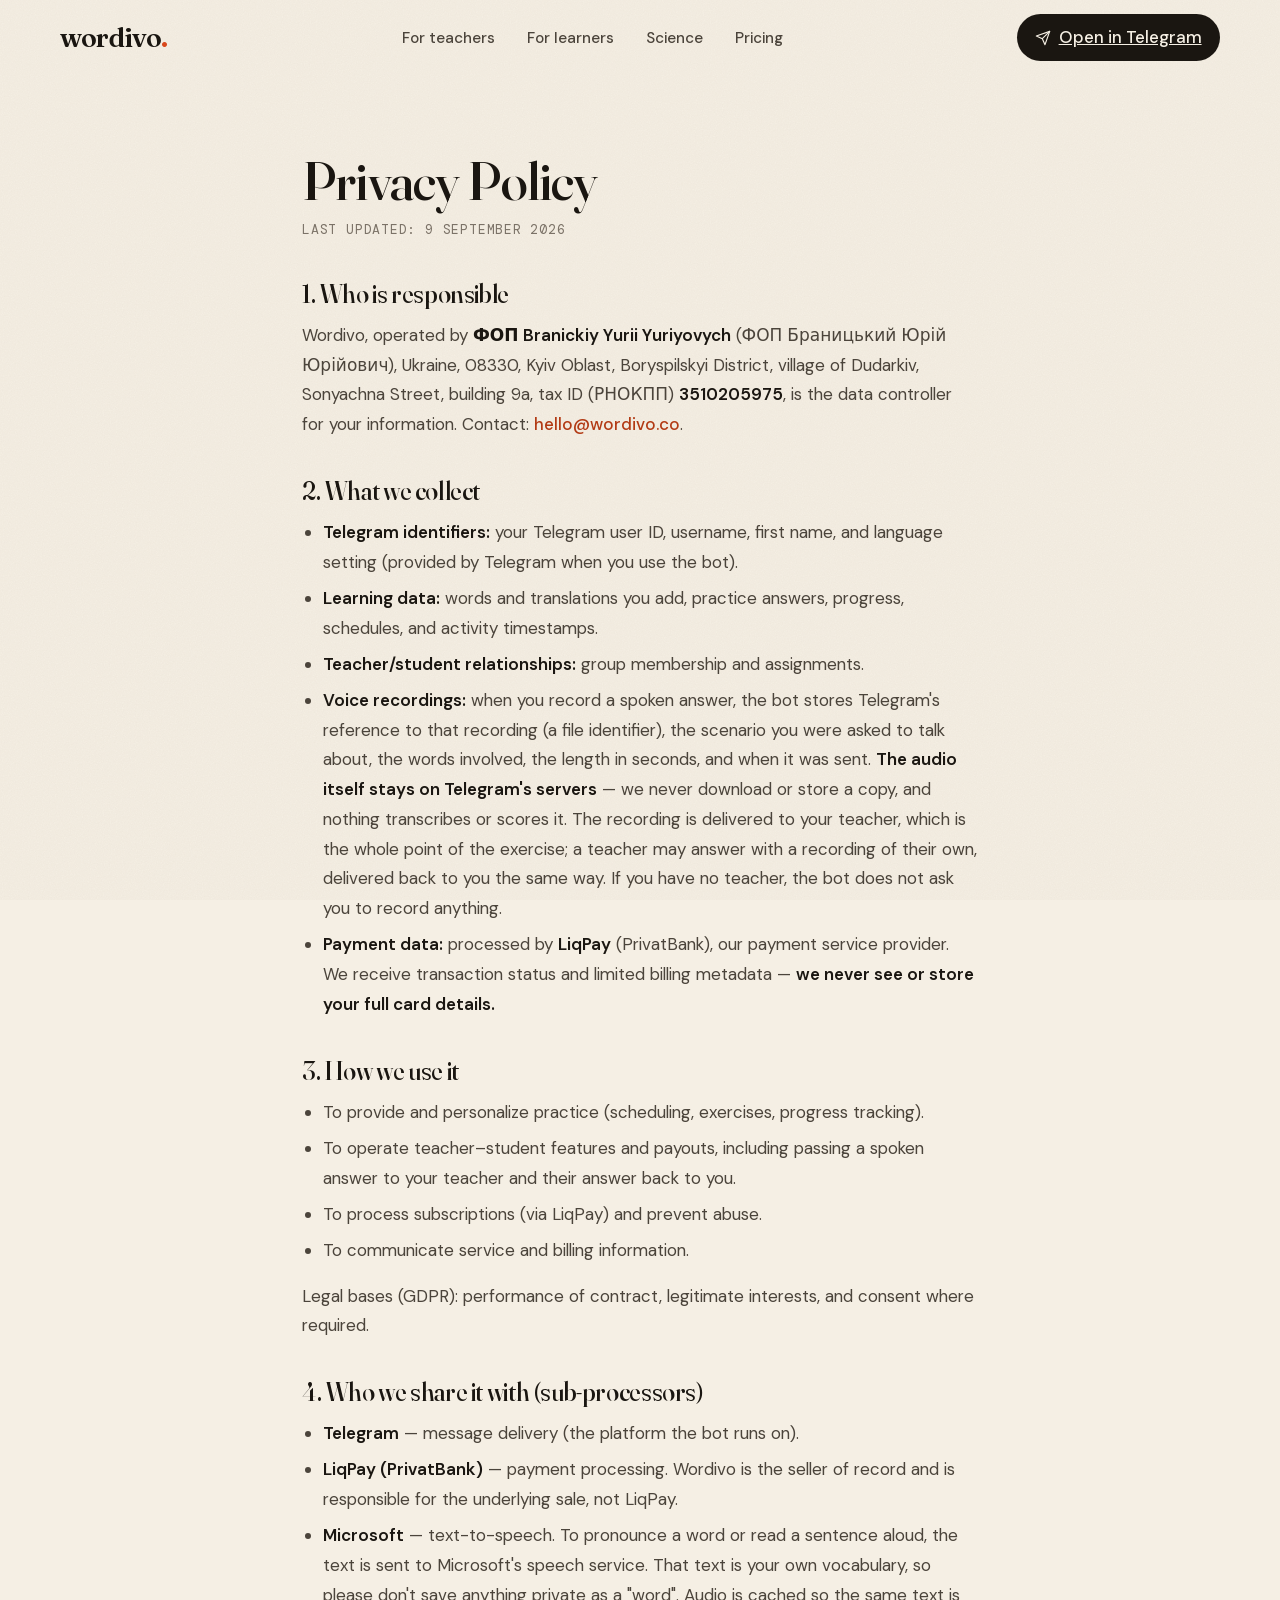
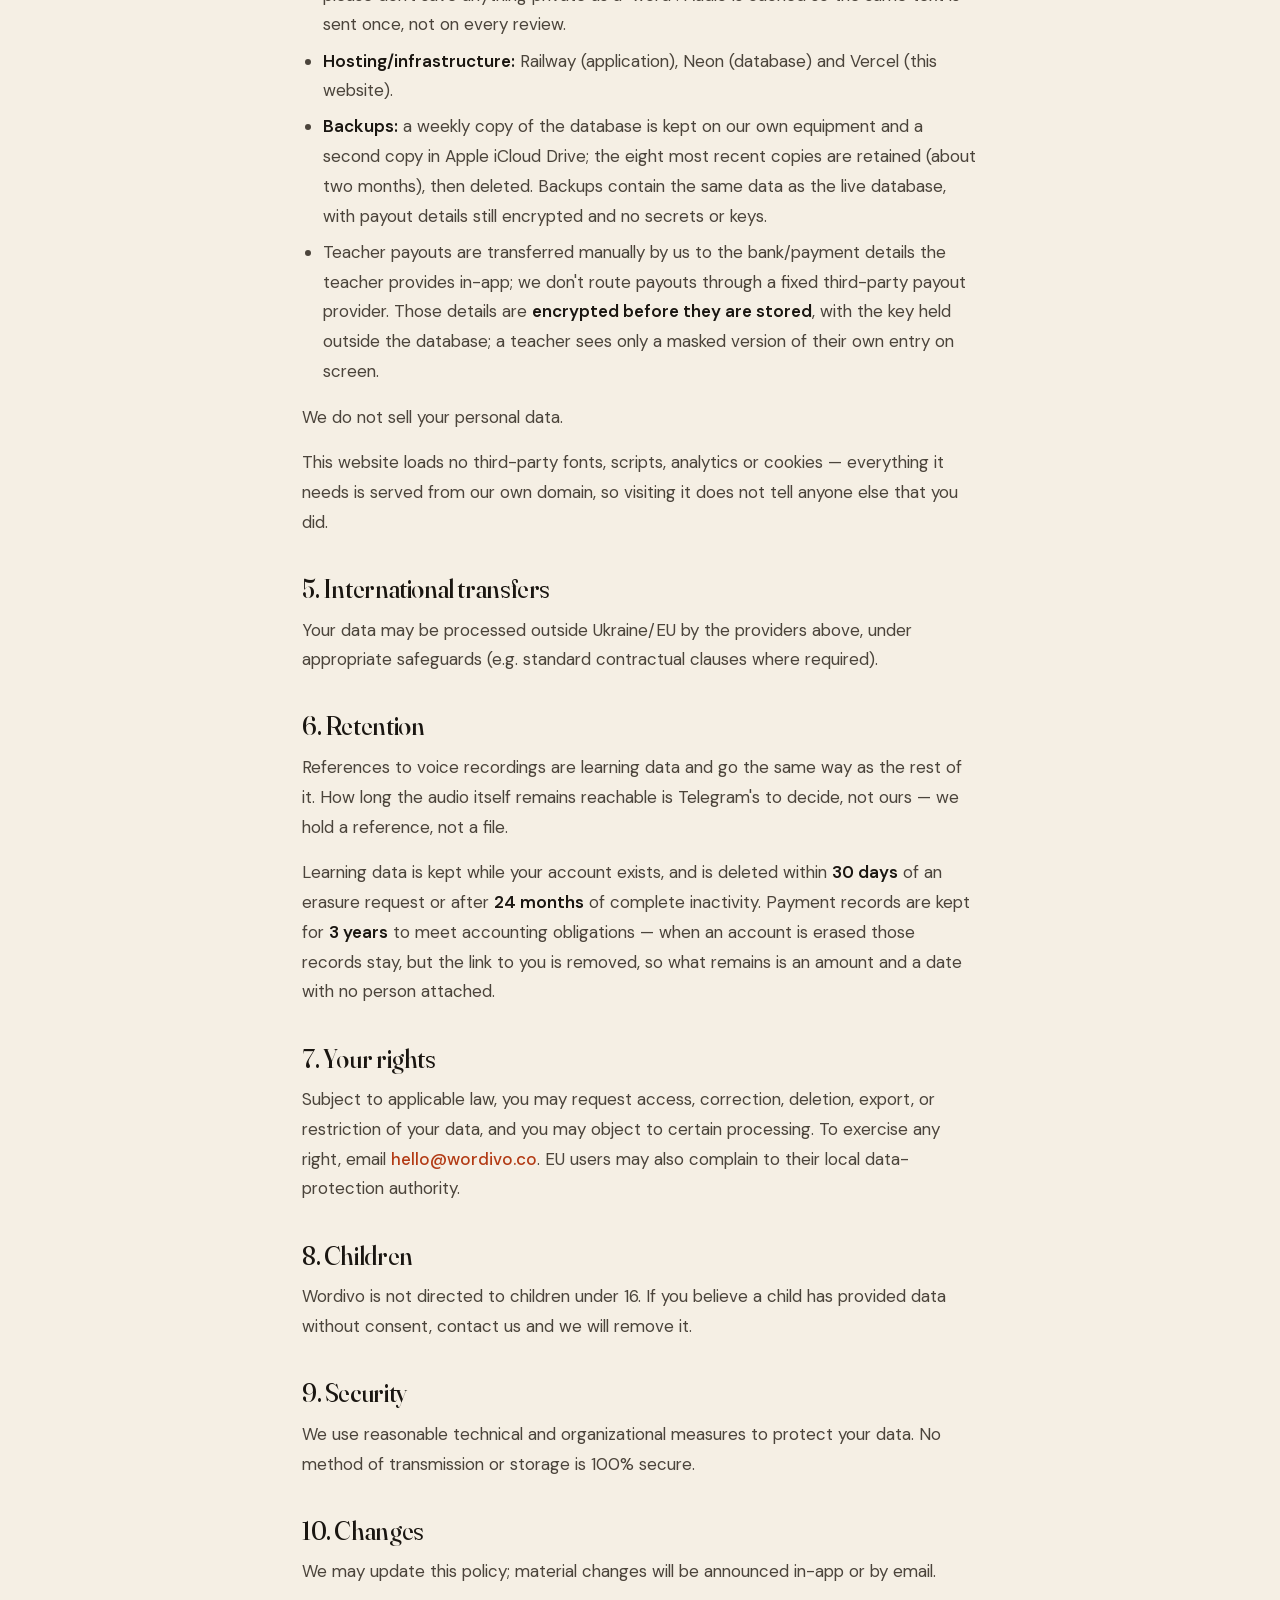
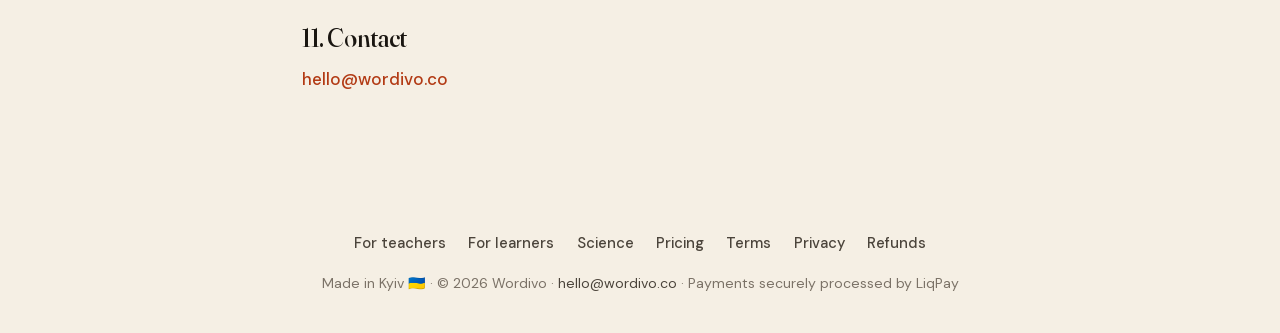
<file: privacy.html>
<!DOCTYPE html>
<html lang="en">
<head>
    <meta charset="UTF-8">
    <meta name="viewport" content="width=device-width, initial-scale=1.0">
    <title>Privacy Policy — Wordivo</title>
    <meta name="description" content="Wordivo Privacy Policy.">
    <link rel="canonical" href="https://wordivo.co/privacy.html">
    <link rel="icon" href="/favicon.svg" type="image/svg+xml">
    <link rel="icon" href="/favicon.ico" sizes="32x32">
    <link rel="apple-touch-icon" href="/apple-touch-icon.png">
    <meta name="theme-color" content="#F5EFE4">
    <meta property="og:type" content="website">
    <meta property="og:site_name" content="Wordivo">
    <meta property="og:title" content="Privacy Policy — Wordivo">
    <meta property="og:description" content="Wordivo Privacy Policy.">
    <meta property="og:url" content="https://wordivo.co/privacy.html">
    <meta property="og:image" content="https://wordivo.co/assets/img/og.png">
    <meta property="og:image:width" content="1200">
    <meta property="og:image:height" content="630">
    <meta name="twitter:card" content="summary_large_image">
    <meta name="robots" content="noindex">
    <link rel="stylesheet" href="styles.css">
</head>
<body>

<nav>
    <div class="nav-inner">
        <a href="index.html" class="logo">wordivo<span>.</span></a>
        <input type="checkbox" id="nav-toggle" class="nav-toggle" aria-hidden="true">
        <div class="nav-r">
            <a href="teachers.html">For teachers</a>
            <a href="learn.html">For learners</a>
            <a href="index.html#science">Science</a>
            <a href="index.html#pricing">Pricing</a>
        </div>
        <div class="nav-end">
            <a href="https://t.me/wordivobot" class="nav-cta">
                <svg class="icon" viewBox="0 0 24 24"><path d="m22 2-7 20-4-9-9-4 20-7Z"/><path d="M22 2 11 13"/></svg>
                Open in Telegram
            </a>
            <label for="nav-toggle" class="nav-burger" aria-label="Menu"><span></span></label>
        </div>
    </div>
</nav>

<main class="doc">
    <h1>Privacy Policy</h1>
    <div class="updated">Last updated: 9 September 2026</div>

    <h2>1. Who is responsible</h2>
    <p>Wordivo, operated by <strong>ФОП Branickiy Yurii Yuriyovych</strong> (ФОП Браницький Юрій Юрійович), Ukraine, 08330, Kyiv Oblast, Boryspilskyi District, village of Dudarkiv, Sonyachna Street, building 9a, tax ID (РНОКПП) <strong>3510205975</strong>, is the data controller for your information. Contact: <a href="mailto:hello@wordivo.co">hello@wordivo.co</a>.</p>

    <h2>2. What we collect</h2>
    <ul>
        <li><strong>Telegram identifiers:</strong> your Telegram user ID, username, first name, and language setting (provided by Telegram when you use the bot).</li>
        <li><strong>Learning data:</strong> words and translations you add, practice answers, progress, schedules, and activity timestamps.</li>
        <li><strong>Teacher/student relationships:</strong> group membership and assignments.</li>
        <li><strong>Voice recordings:</strong> when you record a spoken answer, the bot stores Telegram's reference to that recording (a file identifier), the scenario you were asked to talk about, the words involved, the length in seconds, and when it was sent. <strong>The audio itself stays on Telegram's servers</strong> — we never download or store a copy, and nothing transcribes or scores it. The recording is delivered to your teacher, which is the whole point of the exercise; a teacher may answer with a recording of their own, delivered back to you the same way. If you have no teacher, the bot does not ask you to record anything.</li>
        <li><strong>Payment data:</strong> processed by <strong>LiqPay</strong> (PrivatBank), our payment service provider. We receive transaction status and limited billing metadata — <strong>we never see or store your full card details.</strong></li>
    </ul>

    <h2>3. How we use it</h2>
    <ul>
        <li>To provide and personalize practice (scheduling, exercises, progress tracking).</li>
        <li>To operate teacher–student features and payouts, including passing a spoken answer to your teacher and their answer back to you.</li>
        <li>To process subscriptions (via LiqPay) and prevent abuse.</li>
        <li>To communicate service and billing information.</li>
    </ul>
    <p>Legal bases (GDPR): performance of contract, legitimate interests, and consent where required.</p>

    <h2>4. Who we share it with (sub-processors)</h2>
    <ul>
        <li><strong>Telegram</strong> — message delivery (the platform the bot runs on).</li>
        <li><strong>LiqPay (PrivatBank)</strong> — payment processing. Wordivo is the seller of record and is responsible for the underlying sale, not LiqPay.</li>
        <li><strong>Microsoft</strong> — text-to-speech. To pronounce a word or read a sentence aloud, the text is sent to Microsoft's speech service. That text is your own vocabulary, so please don't save anything private as a "word". Audio is cached so the same text is sent once, not on every review.</li>
        <li><strong>Hosting/infrastructure:</strong> Railway (application), Neon (database) and Vercel (this website).</li>
        <li><strong>Backups:</strong> a weekly copy of the database is kept on our own equipment and a second copy in Apple iCloud Drive; the eight most recent copies are retained (about two months), then deleted. Backups contain the same data as the live database, with payout details still encrypted and no secrets or keys.</li>
        <li>Teacher payouts are transferred manually by us to the bank/payment details the teacher provides in-app; we don't route payouts through a fixed third-party payout provider. Those details are <strong>encrypted before they are stored</strong>, with the key held outside the database; a teacher sees only a masked version of their own entry on screen.</li>
    </ul>
    <p>We do not sell your personal data.</p>
    <p>This website loads no third-party fonts, scripts, analytics or cookies — everything it needs is served from our own domain, so visiting it does not tell anyone else that you did.</p>

    <h2>5. International transfers</h2>
    <p>Your data may be processed outside Ukraine/EU by the providers above, under appropriate safeguards (e.g. standard contractual clauses where required).</p>

    <h2>6. Retention</h2>
    <p>References to voice recordings are learning data and go the same way as the rest of it. How long the audio itself remains reachable is Telegram's to decide, not ours — we hold a reference, not a file.</p>
    <p>Learning data is kept while your account exists, and is deleted within <strong>30 days</strong> of an erasure request or after <strong>24 months</strong> of complete inactivity. Payment records are kept for <strong>3 years</strong> to meet accounting obligations — when an account is erased those records stay, but the link to you is removed, so what remains is an amount and a date with no person attached.</p>

    <h2>7. Your rights</h2>
    <p>Subject to applicable law, you may request access, correction, deletion, export, or restriction of your data, and you may object to certain processing. To exercise any right, email <a href="mailto:hello@wordivo.co">hello@wordivo.co</a>. EU users may also complain to their local data-protection authority.</p>

    <h2>8. Children</h2>
    <p>Wordivo is not directed to children under 16. If you believe a child has provided data without consent, contact us and we will remove it.</p>

    <h2>9. Security</h2>
    <p>We use reasonable technical and organizational measures to protect your data. No method of transmission or storage is 100% secure.</p>

    <h2>10. Changes</h2>
    <p>We may update this policy; material changes will be announced in-app or by email.</p>

    <h2>11. Contact</h2>
    <p><a href="mailto:hello@wordivo.co">hello@wordivo.co</a></p>
</main>

<footer>
    <div class="footer-inner">
        <div class="footer-links">
            <a href="teachers.html">For teachers</a>
            <a href="learn.html">For learners</a>
            <a href="index.html#science">Science</a>
            <a href="index.html#pricing">Pricing</a>
            <a href="terms.html">Terms</a>
            <a href="privacy.html">Privacy</a>
            <a href="refund.html">Refunds</a>
        </div>
        <p>Made in Kyiv 🇺🇦 · © 2026 Wordivo · <a href="mailto:hello@wordivo.co">hello@wordivo.co</a> · Payments securely processed by LiqPay</p>
    </div>
</footer>

</body>
</html>
</file>
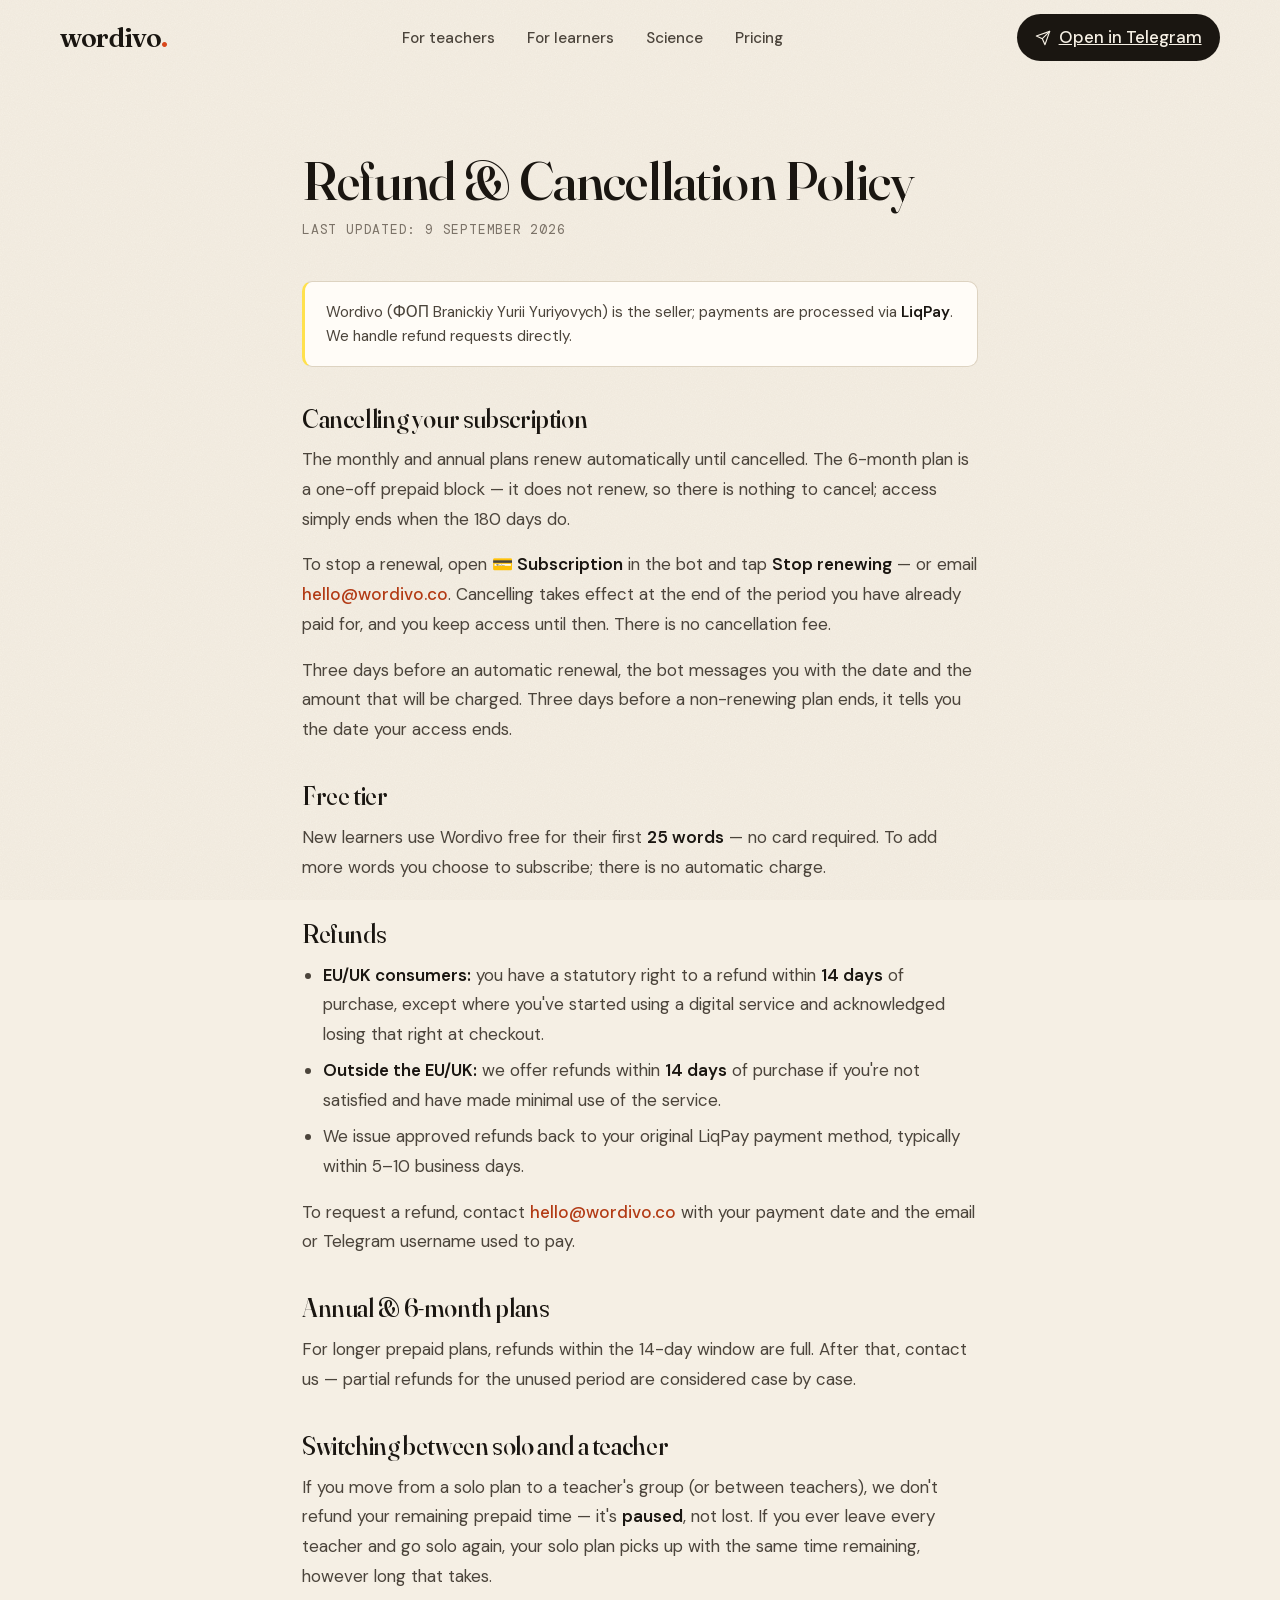
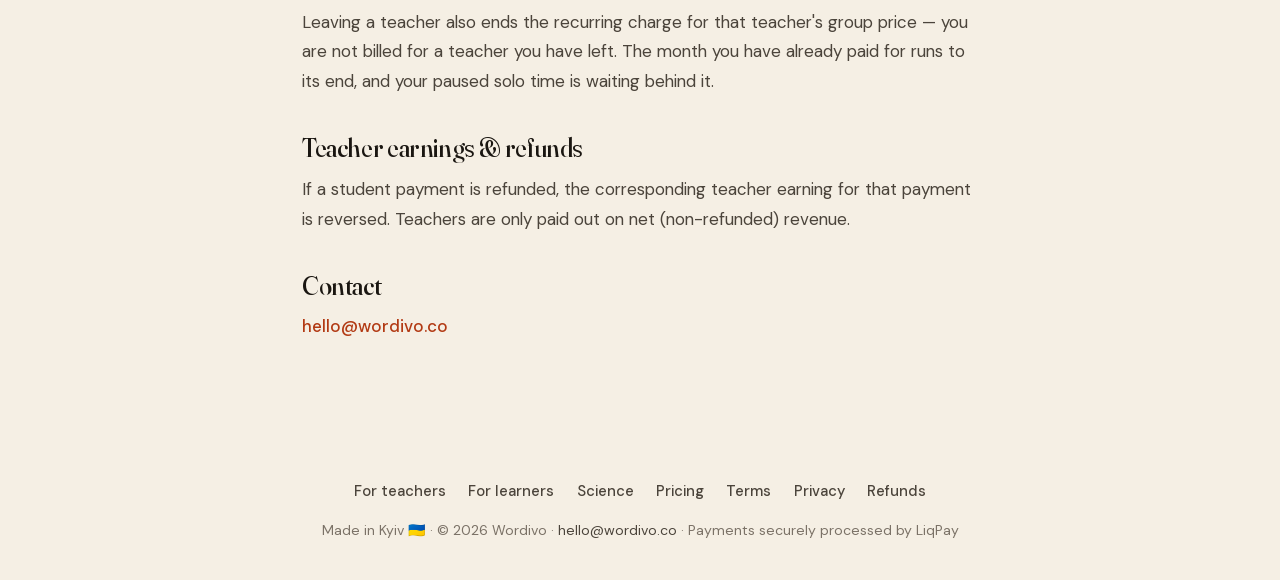
<file: refund.html>
<!DOCTYPE html>
<html lang="en">
<head>
    <meta charset="UTF-8">
    <meta name="viewport" content="width=device-width, initial-scale=1.0">
    <title>Refund &amp; Cancellation Policy — Wordivo</title>
    <meta name="description" content="Wordivo Refund and Cancellation Policy.">
    <link rel="canonical" href="https://wordivo.co/refund.html">
    <link rel="icon" href="/favicon.svg" type="image/svg+xml">
    <link rel="icon" href="/favicon.ico" sizes="32x32">
    <link rel="apple-touch-icon" href="/apple-touch-icon.png">
    <meta name="theme-color" content="#F5EFE4">
    <meta property="og:type" content="website">
    <meta property="og:site_name" content="Wordivo">
    <meta property="og:title" content="Refund &amp; Cancellation Policy — Wordivo">
    <meta property="og:description" content="Wordivo Refund and Cancellation Policy.">
    <meta property="og:url" content="https://wordivo.co/refund.html">
    <meta property="og:image" content="https://wordivo.co/assets/img/og.png">
    <meta property="og:image:width" content="1200">
    <meta property="og:image:height" content="630">
    <meta name="twitter:card" content="summary_large_image">
    <meta name="robots" content="noindex">
    <link rel="stylesheet" href="styles.css">
</head>
<body>

<nav>
    <div class="nav-inner">
        <a href="index.html" class="logo">wordivo<span>.</span></a>
        <input type="checkbox" id="nav-toggle" class="nav-toggle" aria-hidden="true">
        <div class="nav-r">
            <a href="teachers.html">For teachers</a>
            <a href="learn.html">For learners</a>
            <a href="index.html#science">Science</a>
            <a href="index.html#pricing">Pricing</a>
        </div>
        <div class="nav-end">
            <a href="https://t.me/wordivobot" class="nav-cta">
                <svg class="icon" viewBox="0 0 24 24"><path d="m22 2-7 20-4-9-9-4 20-7Z"/><path d="M22 2 11 13"/></svg>
                Open in Telegram
            </a>
            <label for="nav-toggle" class="nav-burger" aria-label="Menu"><span></span></label>
        </div>
    </div>
</nav>

<main class="doc">
    <h1>Refund &amp; Cancellation Policy</h1>
    <div class="updated">Last updated: 9 September 2026</div>

    <div class="doc-note">Wordivo (ФОП Branickiy Yurii Yuriyovych) is the seller; payments are processed via <strong>LiqPay</strong>. We handle refund requests directly.</div>

    <h2>Cancelling your subscription</h2>
    <p>The monthly and annual plans renew automatically until cancelled. The 6-month plan is a one-off prepaid block — it does not renew, so there is nothing to cancel; access simply ends when the 180 days do.</p>
    <p>To stop a renewal, open <strong>💳 Subscription</strong> in the bot and tap <strong>Stop renewing</strong> — or email <a href="mailto:hello@wordivo.co">hello@wordivo.co</a>. Cancelling takes effect at the end of the period you have already paid for, and you keep access until then. There is no cancellation fee.</p>
    <p>Three days before an automatic renewal, the bot messages you with the date and the amount that will be charged. Three days before a non-renewing plan ends, it tells you the date your access ends.</p>

    <h2>Free tier</h2>
    <p>New learners use Wordivo free for their first <strong>25 words</strong> — no card required. To add more words you choose to subscribe; there is no automatic charge.</p>

    <h2>Refunds</h2>
    <ul>
        <li><strong>EU/UK consumers:</strong> you have a statutory right to a refund within <strong>14 days</strong> of purchase, except where you've started using a digital service and acknowledged losing that right at checkout.</li>
        <li><strong>Outside the EU/UK:</strong> we offer refunds within <strong>14 days</strong> of purchase if you're not satisfied and have made minimal use of the service.</li>
        <li>We issue approved refunds back to your original LiqPay payment method, typically within 5–10 business days.</li>
    </ul>
    <p>To request a refund, contact <a href="mailto:hello@wordivo.co">hello@wordivo.co</a> with your payment date and the email or Telegram username used to pay.</p>

    <h2>Annual &amp; 6-month plans</h2>
    <p>For longer prepaid plans, refunds within the 14-day window are full. After that, contact us — partial refunds for the unused period are considered case by case.</p>

    <h2>Switching between solo and a teacher</h2>
    <p>If you move from a solo plan to a teacher's group (or between teachers), we don't refund your remaining prepaid time — it's <strong>paused</strong>, not lost. If you ever leave every teacher and go solo again, your solo plan picks up with the same time remaining, however long that takes.</p>
    <p>Leaving a teacher also ends the recurring charge for that teacher's group price — you are not billed for a teacher you have left. The month you have already paid for runs to its end, and your paused solo time is waiting behind it.</p>

    <h2>Teacher earnings &amp; refunds</h2>
    <p>If a student payment is refunded, the corresponding teacher earning for that payment is reversed. Teachers are only paid out on net (non-refunded) revenue.</p>

    <h2>Contact</h2>
    <p><a href="mailto:hello@wordivo.co">hello@wordivo.co</a></p>
</main>

<footer>
    <div class="footer-inner">
        <div class="footer-links">
            <a href="teachers.html">For teachers</a>
            <a href="learn.html">For learners</a>
            <a href="index.html#science">Science</a>
            <a href="index.html#pricing">Pricing</a>
            <a href="terms.html">Terms</a>
            <a href="privacy.html">Privacy</a>
            <a href="refund.html">Refunds</a>
        </div>
        <p>Made in Kyiv 🇺🇦 · © 2026 Wordivo · <a href="mailto:hello@wordivo.co">hello@wordivo.co</a> · Payments securely processed by LiqPay</p>
    </div>
</footer>

</body>
</html>
</file>
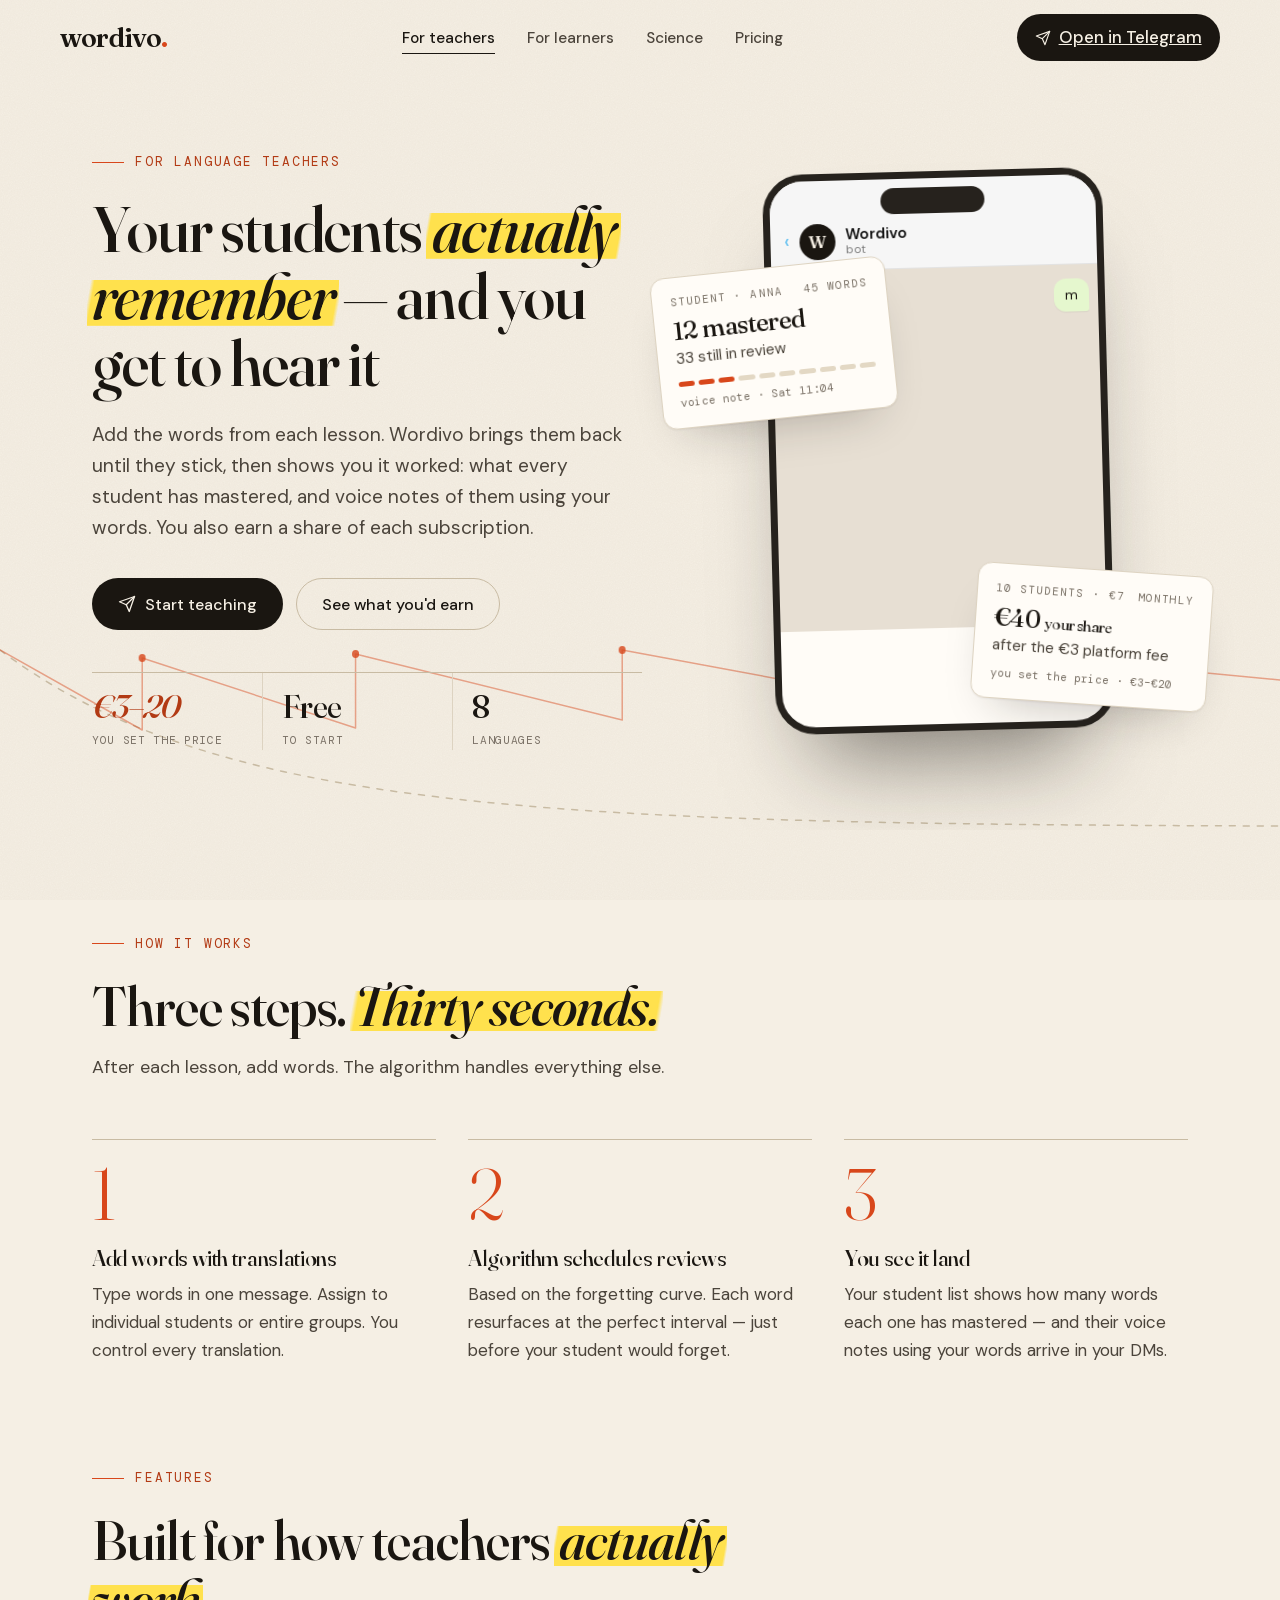
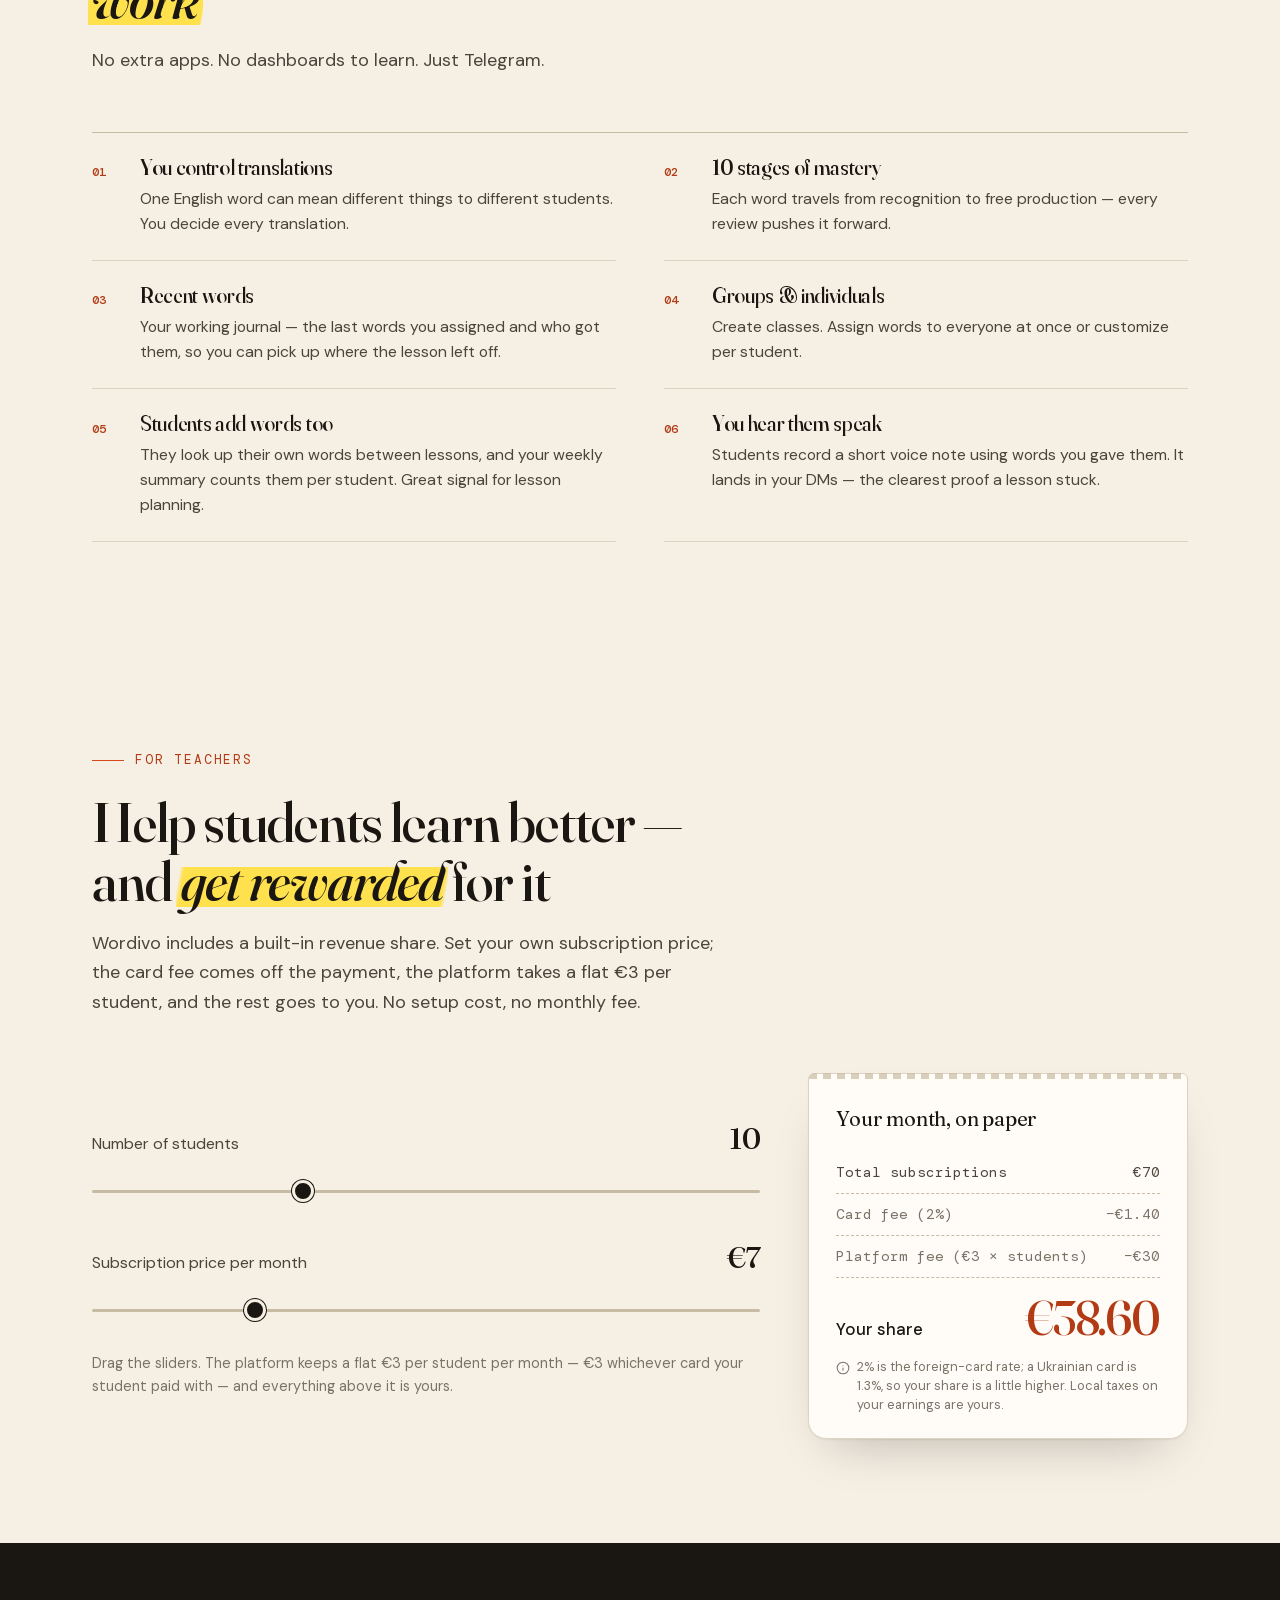
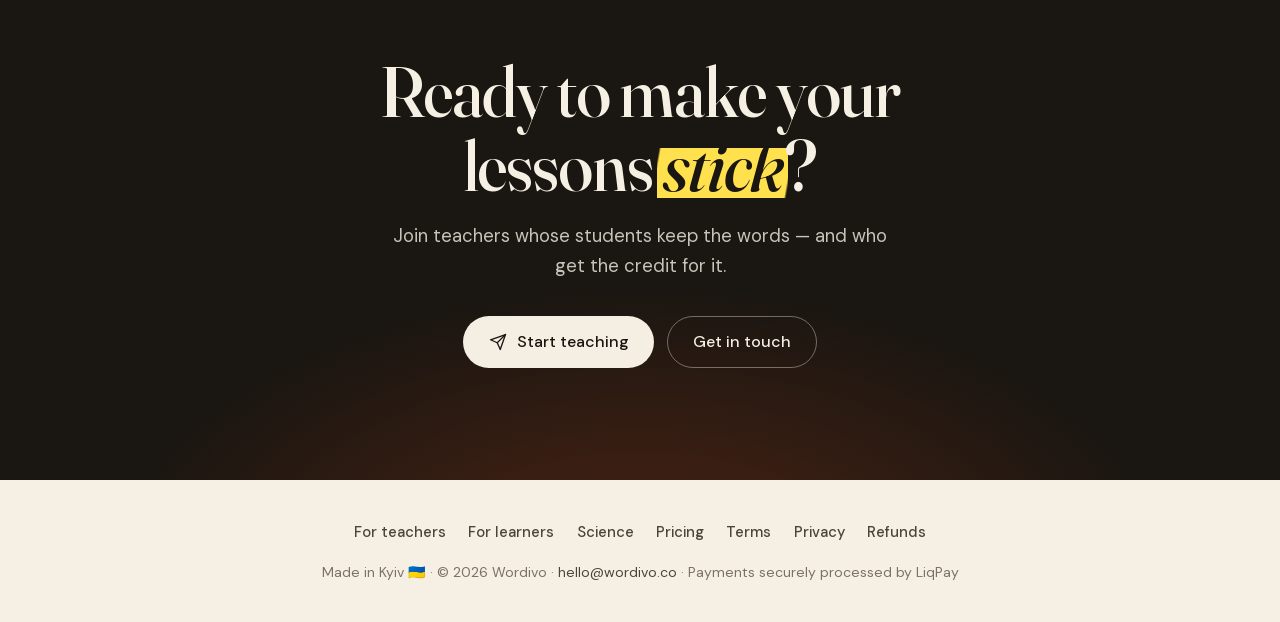
<file: teachers.html>
<!DOCTYPE html>
<html lang="en">
<head>
    <meta charset="UTF-8">
    <meta name="viewport" content="width=device-width, initial-scale=1.0">
    <title>Wordivo for Teachers — see your lessons land</title>
    <meta name="description" content="A Telegram bot for language teachers. Add vocabulary after each lesson — Wordivo keeps it alive between lessons and shows you it worked: what each student has mastered, and voice notes of them using your words.">
    <link rel="canonical" href="https://wordivo.co/teachers.html">
    <link rel="icon" href="/favicon.svg" type="image/svg+xml">
    <link rel="icon" href="/favicon.ico" sizes="32x32">
    <link rel="apple-touch-icon" href="/apple-touch-icon.png">
    <meta name="theme-color" content="#F5EFE4">
    <meta property="og:type" content="website">
    <meta property="og:site_name" content="Wordivo">
    <meta property="og:title" content="Wordivo for Teachers — see your lessons land">
    <meta property="og:description" content="A Telegram bot for language teachers. Add vocabulary after each lesson — Wordivo keeps it alive between lessons and shows you it worked: what each student has mastered, and voice notes of them using your words.">
    <meta property="og:url" content="https://wordivo.co/teachers.html">
    <meta property="og:image" content="https://wordivo.co/assets/img/og.png">
    <meta property="og:image:width" content="1200">
    <meta property="og:image:height" content="630">
    <meta name="twitter:card" content="summary_large_image">
    <link rel="stylesheet" href="styles.css">
    <script src="/assets/js/gsap.min.js"></script>
    <script src="/assets/js/ScrollTrigger.min.js"></script>
</head>
<body>

<!-- NAV -->
<nav>
    <div class="nav-inner">
        <a href="index.html" class="logo">wordivo<span>.</span></a>
        <input type="checkbox" id="nav-toggle" class="nav-toggle" aria-hidden="true">
        <div class="nav-r">
            <a href="teachers.html" class="active">For teachers</a>
            <a href="learn.html">For learners</a>
            <a href="index.html#science">Science</a>
            <a href="index.html#pricing">Pricing</a>
        </div>
        <div class="nav-end">
            <a href="https://t.me/wordivobot" class="nav-cta">
                <svg class="icon" viewBox="0 0 24 24"><path d="m22 2-7 20-4-9-9-4 20-7Z"/><path d="M22 2 11 13"/></svg>
                Open in Telegram
            </a>
            <label for="nav-toggle" class="nav-burger" aria-label="Menu"><span></span></label>
        </div>
    </div>
</nav>

<!-- HERO -->
<section class="hero">
    <svg class="hero-curve" viewBox="0 0 1440 220" preserveAspectRatio="none" aria-hidden="true">
        <path class="c-forget" d="M0 40 C 240 200, 600 214, 1440 216" vector-effect="non-scaling-stroke"/>
        <path class="c-keep" d="M0 40 L160 120 L160 48 L400 118 L400 44 L700 110 L700 40 L1040 96 L1040 36 L1440 70" vector-effect="non-scaling-stroke"/>
        <circle class="c-dot" cx="160" cy="48" r="4"/><circle class="c-dot" cx="400" cy="44" r="4"/><circle class="c-dot" cx="700" cy="40" r="4"/><circle class="c-dot" cx="1040" cy="36" r="4"/>
    </svg>
    <div class="wrap hero-grid">
        <div class="hero-copy">
            <p class="eyebrow">For language teachers</p>
            <h1 class="long">Your students <em class="mark">actually remember</em> — and you get to hear it</h1>
            <p class="lede">Add the words from each lesson. Wordivo brings them back until they stick, then shows you it worked: what every student has mastered, and voice notes of them using your words. You also earn a share of each subscription.</p>
            <div class="hero-cta">
                <a href="https://t.me/wordivobot" class="btn btn-ink">
                    <svg class="icon" viewBox="0 0 24 24"><path d="m22 2-7 20-4-9-9-4 20-7Z"/><path d="M22 2 11 13"/></svg>
                    Start teaching
                </a>
                <a href="#earn" class="btn btn-ghost">See what you'd earn</a>
            </div>
            <div class="hero-stats">
                <div><div class="num"><em>€3–20</em></div><div class="lab">You set the price</div></div>
                <div><div class="num">Free</div><div class="lab">To start</div></div>
                <div><div class="num">8</div><div class="lab">Languages</div></div>
            </div>
        </div>
        <div class="hero-visual">
            <div class="wcard wcard-a" aria-hidden="true">
                <div class="wcard-k"><span>Student · Anna</span><span>45 words</span></div>
                <div class="wcard-w">12 mastered</div>
                <div class="wcard-t">33 still in review</div>
                <div class="stages"><i class="f"></i><i class="f"></i><i class="f"></i><i></i><i></i><i></i><i></i><i></i><i></i><i></i></div>
                <div class="wcard-m">voice note · Sat 11:04</div>
            </div>
            <div class="phone">
                <div class="ph-top">
                    <span class="ph-back">‹</span>
                    <div class="ph-av">W</div>
                    <div class="ph-info">
                        <div class="ph-nm">Wordivo</div>
                        <div class="ph-st">bot</div>
                    </div>
                </div>
                <div class="ph-body" id="chat"></div>
            </div>
            <div class="wcard wcard-b" aria-hidden="true">
                <div class="wcard-k"><span>10 students · €7</span><span>monthly</span></div>
                <div class="wcard-w">€40 <span style="font-size:.6em;font-weight:400">your share</span></div>
                <div class="wcard-t">after the €3 platform fee</div>
                <div class="wcard-m">you set the price · €3–€20</div>
            </div>
        </div>
    </div>
</section>

<!-- HOW IT WORKS -->
<section class="sec">
    <div class="wrap">
        <div class="sec-head">
            <p class="eyebrow gsap-fade">How it works</p>
            <h2 class="sec-t gsap-fade">Three steps. <em class="mark">Thirty seconds.</em></h2>
            <p class="sec-s gsap-fade">After each lesson, add words. The algorithm handles everything else.</p>
        </div>
        <div class="steps">
            <div class="step gsap-up">
                <div class="step-n">1</div>
                <h3>Add words with translations</h3>
                <p>Type words in one message. Assign to individual students or entire groups. You control every translation.</p>
            </div>
            <div class="step gsap-up">
                <div class="step-n">2</div>
                <h3>Algorithm schedules reviews</h3>
                <p>Based on the forgetting curve. Each word resurfaces at the perfect interval — just before your student would forget.</p>
            </div>
            <div class="step gsap-up">
                <div class="step-n">3</div>
                <h3>You see it land</h3>
                <p>Your student list shows how many words each one has mastered — and their voice notes using your words arrive in your DMs.</p>
            </div>
        </div>
    </div>
</section>

<!-- FEATURES -->
<section class="sec" style="padding-top:0">
    <div class="wrap">
        <div class="sec-head">
            <p class="eyebrow gsap-fade">Features</p>
            <h2 class="sec-t gsap-fade">Built for how teachers <em class="mark">actually work</em></h2>
            <p class="sec-s gsap-fade">No extra apps. No dashboards to learn. Just Telegram.</p>
        </div>
        <div class="ledger">
            <div class="gsap-up"><b>01</b><div><h3>You control translations</h3><p>One English word can mean different things to different students. You decide every translation.</p></div></div>
            <div class="gsap-up"><b>02</b><div><h3>10 stages of mastery</h3><p>Each word travels from recognition to free production — every review pushes it forward.</p></div></div>
            <div class="gsap-up"><b>03</b><div><h3>Recent words</h3><p>Your working journal — the last words you assigned and who got them, so you can pick up where the lesson left off.</p></div></div>
            <div class="gsap-up"><b>04</b><div><h3>Groups &amp; individuals</h3><p>Create classes. Assign words to everyone at once or customize per student.</p></div></div>
            <div class="gsap-up"><b>05</b><div><h3>Students add words too</h3><p>They look up their own words between lessons, and your weekly summary counts them per student. Great signal for lesson planning.</p></div></div>
            <div class="gsap-up"><b>06</b><div><h3>You hear them speak</h3><p>Students record a short voice note using words you gave them. It lands in your DMs — the clearest proof a lesson stuck.</p></div></div>
        </div>
    </div>
</section>

<!-- EARNINGS -->
<section class="sec" id="earn">
    <div class="wrap">
        <div class="sec-head">
            <p class="eyebrow gsap-fade">For teachers</p>
            <h2 class="sec-t gsap-fade">Help students learn better — and <em class="mark">get rewarded</em> for it</h2>
            <p class="sec-s gsap-fade">Wordivo includes a built-in revenue share. Set your own subscription price; the card fee comes off the payment, the platform takes a flat €3 per student, and the rest goes to you. No setup cost, no monthly fee.</p>
        </div>
        <div class="calc gsap-up">
            <div>
                <div class="sgroup">
                    <div class="slabel"><span>Number of students</span><span class="sv" id="sVal">10</span></div>
                    <input type="range" id="sSlider" min="1" max="30" value="10" aria-label="Number of students">
                </div>
                <div class="sgroup">
                    <div class="slabel"><span>Subscription price per month</span><span class="sv" id="pVal">€7</span></div>
                    <input type="range" id="pSlider" min="3" max="20" value="7" aria-label="Subscription price per month">
                </div>
                <p class="calc-hint">Drag the sliders. The platform keeps a flat €3 per student per month — €3 whichever card your student paid with — and everything above it is yours.</p>
            </div>
            <div class="receipt">
                <div class="receipt-h">Your month, on paper</div>
                <div class="r-row"><span>Total subscriptions</span><span id="cbTotal">€70</span></div>
                <div class="r-row minus"><span>Card fee (2%)</span><span id="cbCard">−€1.40</span></div>
                <div class="r-row minus"><span>Platform fee (€3 × students)</span><span id="cbFee">−€30</span></div>
                <div class="r-total"><span>Your share</span><span class="amt" id="resAmt">€38.60</span></div>
                <div class="r-note">
                    <svg class="icon" viewBox="0 0 24 24"><circle cx="12" cy="12" r="10"/><line x1="12" y1="16" x2="12" y2="12"/><line x1="12" y1="8" x2="12.01" y2="8"/></svg>
                    <span>2% is the foreign-card rate; a Ukrainian card is 1.3%, so your share is a little higher. Local taxes on your earnings are yours.</span>
                </div>
            </div>
        </div>
    </div>
</section>

<!-- CLOSE -->
<section class="close">
    <div class="wrap">
        <h2 class="gsap-fade">Ready to make your lessons <em class="mark">stick</em>?</h2>
        <p class="gsap-fade">Join teachers whose students keep the words — and who get the credit for it.</p>
        <div class="close-btns gsap-fade">
            <a href="https://t.me/wordivobot" class="btn btn-paper">
                <svg class="icon" viewBox="0 0 24 24"><path d="m22 2-7 20-4-9-9-4 20-7Z"/><path d="M22 2 11 13"/></svg>
                Start teaching
            </a>
            <a href="mailto:hello@wordivo.co" class="btn btn-ghost">Get in touch</a>
        </div>
    </div>
</section>

<footer>
    <div class="footer-inner">
        <div class="footer-links">
            <a href="teachers.html">For teachers</a>
            <a href="learn.html">For learners</a>
            <a href="index.html#science">Science</a>
            <a href="index.html#pricing">Pricing</a>
            <a href="terms.html">Terms</a>
            <a href="privacy.html">Privacy</a>
            <a href="refund.html">Refunds</a>
        </div>
        <p>Made in Kyiv 🇺🇦 · © 2026 Wordivo · <a href="mailto:hello@wordivo.co">hello@wordivo.co</a> · Payments securely processed by LiqPay</p>
    </div>
</footer>

<script>
gsap.registerPlugin(ScrollTrigger);
if(!matchMedia('(prefers-reduced-motion: reduce)').matches){
gsap.utils.toArray('.gsap-fade').forEach(el=>{
    gsap.from(el,{opacity:0, y:24, duration:.9, ease:'power3.out',
        scrollTrigger:{trigger:el, start:'top 90%', toggleActions:'play none none none'}});
});
gsap.utils.toArray('.gsap-up').forEach((el,i)=>{
    gsap.from(el,{opacity:0, y:36, duration:.9, delay:(i%3)*0.12, ease:'power3.out',
        scrollTrigger:{trigger:el, start:'top 90%', toggleActions:'play none none none'}});
});
}
const navEl = document.querySelector('nav');
const stick = ()=>navEl.classList.toggle('stuck', window.scrollY > 24);
window.addEventListener('scroll', stick, {passive:true}); stick();

// CHAT — teacher flow
const msgs = [
    {t:'u', txt:'mortgage — hipoteca, landlord — propietario', time:'14:32'},
    {t:'b', h:'Found <span class="hl">2 pairs</span>. Assign them?<div class="chips"><span class="chip a">Anna ✓</span><span class="chip a">Mark ✓</span><span class="chip">Olga</span></div><span class="bb-time">14:32</span>'},
    {t:'b', h:'<span class="hl">✓ Assigned to Anna &amp; Mark</span><br>They\'ll start reviewing today.<span class="bb-time">14:32</span>'},
    {t:'b', h:'📊 <b>Your students</b><br>• Anna — 45 words, <span class="hl">12 mastered</span><br>• Mark — 38 words, <span class="hl">9 mastered</span><span class="bb-time">18:30</span>'},
    {t:'b', h:'🎤 <b>Anna recorded a voice note</b><br>She used <span class="hl">mortgage</span> and <span class="hl">landlord</span><span class="bb-time">Sat 11:04</span>'}
];
const chatEl = document.getElementById('chat');
let mi = 0;
function typeMsg(){
    if(mi >= msgs.length){
        setTimeout(()=>{chatEl.innerHTML=''; mi=0; typeMsg()}, 5000);
        return;
    }
    const m = msgs[mi];
    const d = document.createElement('div');
    d.className = 'bb ' + (m.t === 'u' ? 'bu' : 'bo');
    if(m.t === 'u'){
        chatEl.appendChild(d);
        let i = 0;
        const iv = setInterval(()=>{
            d.innerHTML = m.txt.slice(0, i) + (i > m.txt.length ? ' <span class="bb-time">' + m.time + ' <span class="checks">✓✓</span></span>' : '');
            d.classList.add('on');
            i++;
            if(i > m.txt.length + 1){
                clearInterval(iv);
                mi++;
                setTimeout(typeMsg, 700);
            }
        }, 22);
    } else {
        d.innerHTML = m.h;
        chatEl.appendChild(d);
        setTimeout(()=>{d.classList.add('on'); mi++; setTimeout(typeMsg, 1400)}, 500);
    }
}
setTimeout(typeMsg, 2000);

// CALCULATOR
const ss = document.getElementById('sSlider');
const ps = document.getElementById('pSlider');
function calc(){
    const s = +ss.value, p = +ps.value;
    document.getElementById('sVal').textContent = s;
    document.getElementById('pVal').textContent = '€' + p;
    // The card fee comes off the payment first, then the flat €3 — the same
    // order the bot splits a real payment in. 2% is the foreign-card rate.
    const money = n => '€' + (Math.round(n * 100) / 100).toFixed(2).replace(/\.00$/, '');
    const card = p * s * 0.02;
    document.getElementById('cbTotal').textContent = money(p * s);
    document.getElementById('cbCard').textContent = '−' + money(card);
    document.getElementById('cbFee').textContent = '−' + money(3 * s);
    document.getElementById('resAmt').textContent = money(Math.max(0, p * s - card - 3 * s));
}
ss.addEventListener('input', calc);
ps.addEventListener('input', calc);
calc();

document.querySelectorAll('a[href^="#"]').forEach(a=>{
    a.addEventListener('click', e=>{
        const id = a.getAttribute('href');
        if(id.length>1){ e.preventDefault(); document.querySelector(id).scrollIntoView({behavior:'smooth'}); }
    });
});
</script>
</body>
</html>
</file>
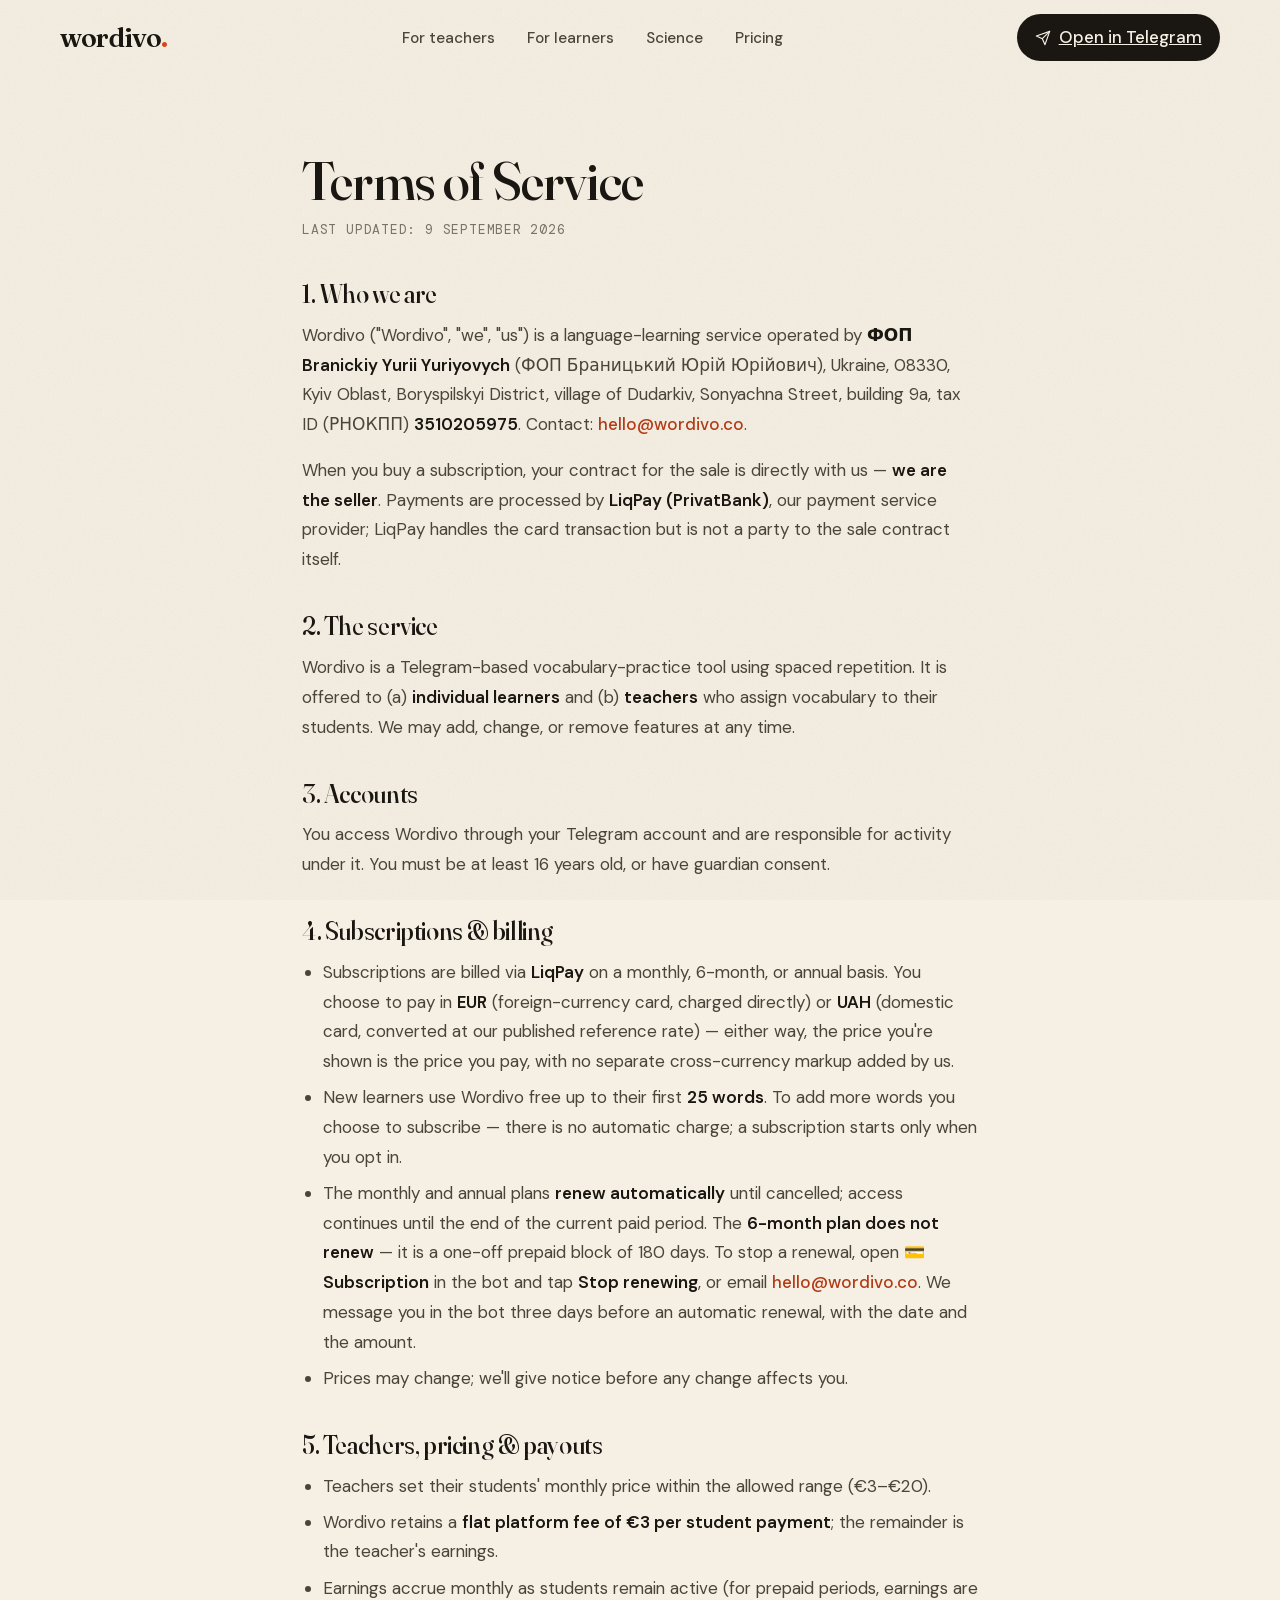
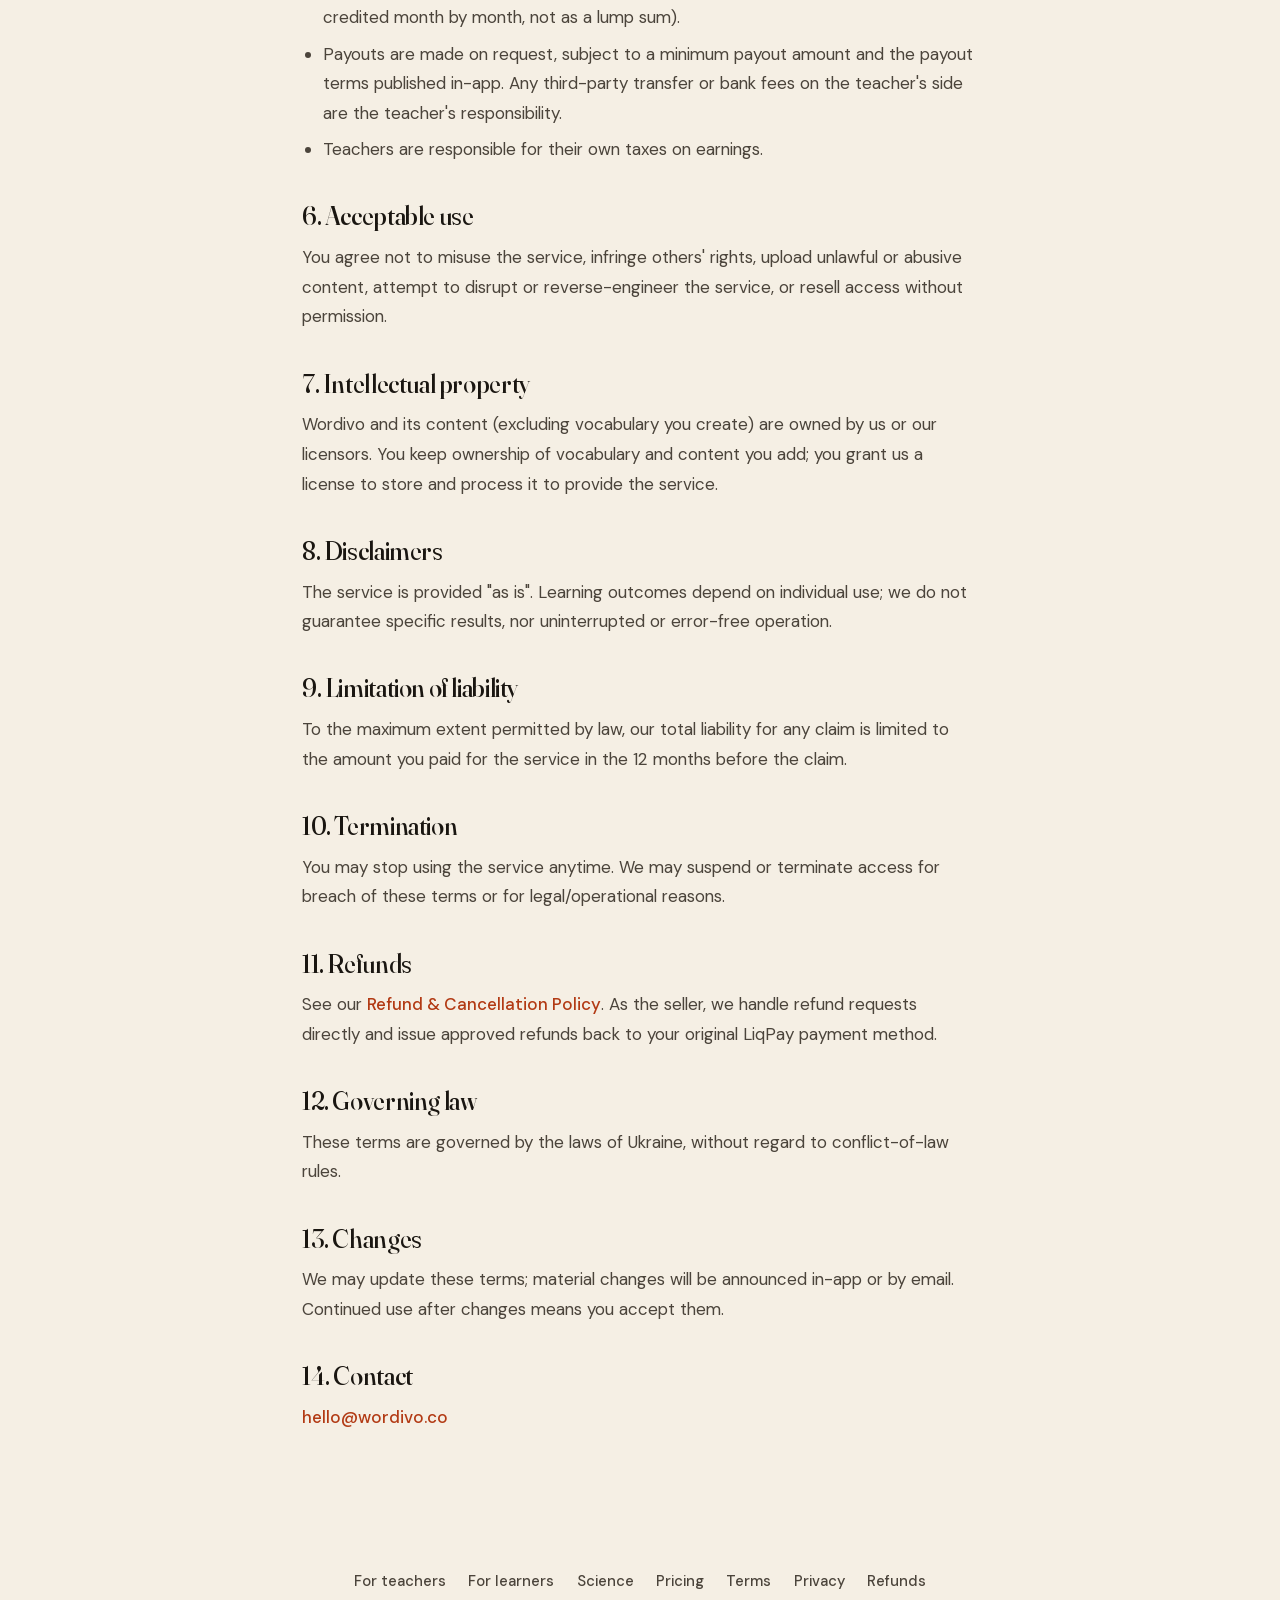
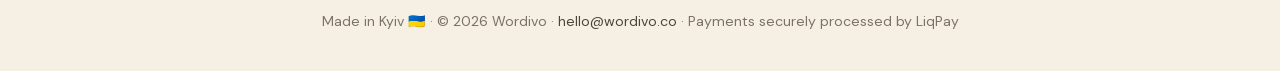
<file: terms.html>
<!DOCTYPE html>
<html lang="en">
<head>
    <meta charset="UTF-8">
    <meta name="viewport" content="width=device-width, initial-scale=1.0">
    <title>Terms of Service — Wordivo</title>
    <meta name="description" content="Wordivo Terms of Service.">
    <link rel="canonical" href="https://wordivo.co/terms.html">
    <link rel="icon" href="/favicon.svg" type="image/svg+xml">
    <link rel="icon" href="/favicon.ico" sizes="32x32">
    <link rel="apple-touch-icon" href="/apple-touch-icon.png">
    <meta name="theme-color" content="#F5EFE4">
    <meta property="og:type" content="website">
    <meta property="og:site_name" content="Wordivo">
    <meta property="og:title" content="Terms of Service — Wordivo">
    <meta property="og:description" content="Wordivo Terms of Service.">
    <meta property="og:url" content="https://wordivo.co/terms.html">
    <meta property="og:image" content="https://wordivo.co/assets/img/og.png">
    <meta property="og:image:width" content="1200">
    <meta property="og:image:height" content="630">
    <meta name="twitter:card" content="summary_large_image">
    <meta name="robots" content="noindex">
    <link rel="stylesheet" href="styles.css">
</head>
<body>

<nav>
    <div class="nav-inner">
        <a href="index.html" class="logo">wordivo<span>.</span></a>
        <input type="checkbox" id="nav-toggle" class="nav-toggle" aria-hidden="true">
        <div class="nav-r">
            <a href="teachers.html">For teachers</a>
            <a href="learn.html">For learners</a>
            <a href="index.html#science">Science</a>
            <a href="index.html#pricing">Pricing</a>
        </div>
        <div class="nav-end">
            <a href="https://t.me/wordivobot" class="nav-cta">
                <svg class="icon" viewBox="0 0 24 24"><path d="m22 2-7 20-4-9-9-4 20-7Z"/><path d="M22 2 11 13"/></svg>
                Open in Telegram
            </a>
            <label for="nav-toggle" class="nav-burger" aria-label="Menu"><span></span></label>
        </div>
    </div>
</nav>

<main class="doc">
    <h1>Terms of Service</h1>
    <div class="updated">Last updated: 9 September 2026</div>

    <h2>1. Who we are</h2>
    <p>Wordivo ("Wordivo", "we", "us") is a language-learning service operated by <strong>ФОП Branickiy Yurii Yuriyovych</strong> (ФОП Браницький Юрій Юрійович), Ukraine, 08330, Kyiv Oblast, Boryspilskyi District, village of Dudarkiv, Sonyachna Street, building 9a, tax ID (РНОКПП) <strong>3510205975</strong>. Contact: <a href="mailto:hello@wordivo.co">hello@wordivo.co</a>.</p>
    <p>When you buy a subscription, your contract for the sale is directly with us — <strong>we are the seller</strong>. Payments are processed by <strong>LiqPay (PrivatBank)</strong>, our payment service provider; LiqPay handles the card transaction but is not a party to the sale contract itself.</p>

    <h2>2. The service</h2>
    <p>Wordivo is a Telegram-based vocabulary-practice tool using spaced repetition. It is offered to (a) <strong>individual learners</strong> and (b) <strong>teachers</strong> who assign vocabulary to their students. We may add, change, or remove features at any time.</p>

    <h2>3. Accounts</h2>
    <p>You access Wordivo through your Telegram account and are responsible for activity under it. You must be at least 16 years old, or have guardian consent.</p>

    <h2>4. Subscriptions &amp; billing</h2>
    <ul>
        <li>Subscriptions are billed via <strong>LiqPay</strong> on a monthly, 6-month, or annual basis. You choose to pay in <strong>EUR</strong> (foreign-currency card, charged directly) or <strong>UAH</strong> (domestic card, converted at our published reference rate) — either way, the price you're shown is the price you pay, with no separate cross-currency markup added by us.</li>
        <li>New learners use Wordivo free up to their first <strong>25 words</strong>. To add more words you choose to subscribe — there is no automatic charge; a subscription starts only when you opt in.</li>
        <li>The monthly and annual plans <strong>renew automatically</strong> until cancelled; access continues until the end of the current paid period. The <strong>6-month plan does not renew</strong> — it is a one-off prepaid block of 180 days. To stop a renewal, open <strong>💳 Subscription</strong> in the bot and tap <strong>Stop renewing</strong>, or email <a href="mailto:hello@wordivo.co">hello@wordivo.co</a>. We message you in the bot three days before an automatic renewal, with the date and the amount.</li>
        <li>Prices may change; we'll give notice before any change affects you.</li>
    </ul>

    <h2>5. Teachers, pricing &amp; payouts</h2>
    <ul>
        <li>Teachers set their students' monthly price within the allowed range (€3–€20).</li>
        <li>Wordivo retains a <strong>flat platform fee of €3 per student payment</strong>; the remainder is the teacher's earnings.</li>
        <li>Earnings accrue monthly as students remain active (for prepaid periods, earnings are credited month by month, not as a lump sum).</li>
        <li>Payouts are made on request, subject to a minimum payout amount and the payout terms published in-app. Any third-party transfer or bank fees on the teacher's side are the teacher's responsibility.</li>
        <li>Teachers are responsible for their own taxes on earnings.</li>
    </ul>

    <h2>6. Acceptable use</h2>
    <p>You agree not to misuse the service, infringe others' rights, upload unlawful or abusive content, attempt to disrupt or reverse-engineer the service, or resell access without permission.</p>

    <h2>7. Intellectual property</h2>
    <p>Wordivo and its content (excluding vocabulary you create) are owned by us or our licensors. You keep ownership of vocabulary and content you add; you grant us a license to store and process it to provide the service.</p>

    <h2>8. Disclaimers</h2>
    <p>The service is provided "as is". Learning outcomes depend on individual use; we do not guarantee specific results, nor uninterrupted or error-free operation.</p>

    <h2>9. Limitation of liability</h2>
    <p>To the maximum extent permitted by law, our total liability for any claim is limited to the amount you paid for the service in the 12 months before the claim.</p>

    <h2>10. Termination</h2>
    <p>You may stop using the service anytime. We may suspend or terminate access for breach of these terms or for legal/operational reasons.</p>

    <h2>11. Refunds</h2>
    <p>See our <a href="refund.html">Refund &amp; Cancellation Policy</a>. As the seller, we handle refund requests directly and issue approved refunds back to your original LiqPay payment method.</p>

    <h2>12. Governing law</h2>
    <p>These terms are governed by the laws of Ukraine, without regard to conflict-of-law rules.</p>

    <h2>13. Changes</h2>
    <p>We may update these terms; material changes will be announced in-app or by email. Continued use after changes means you accept them.</p>

    <h2>14. Contact</h2>
    <p><a href="mailto:hello@wordivo.co">hello@wordivo.co</a></p>
</main>

<footer>
    <div class="footer-inner">
        <div class="footer-links">
            <a href="teachers.html">For teachers</a>
            <a href="learn.html">For learners</a>
            <a href="index.html#science">Science</a>
            <a href="index.html#pricing">Pricing</a>
            <a href="terms.html">Terms</a>
            <a href="privacy.html">Privacy</a>
            <a href="refund.html">Refunds</a>
        </div>
        <p>Made in Kyiv 🇺🇦 · © 2026 Wordivo · <a href="mailto:hello@wordivo.co">hello@wordivo.co</a> · Payments securely processed by LiqPay</p>
    </div>
</footer>

</body>
</html>
</file>
<file: styles.css>
/* ─────────────────────────────────────────────────────────────────────────
   Wordivo — editorial system.
   Paper, ink, one vermilion accent and a highlighter mark. Fraunces for
   anything that is a headline or a word; DM Sans for reading; DM Mono for
   labels and numbers. Every colour lives here — the pages never hard-code one.
   ───────────────────────────────────────────────────────────────────────── */
:root {
    --paper: #F5EFE4;
    --paper-2: #EDE5D5;
    --paper-3: #E3D8C4;
    --surface: #FFFCF7;
    --ink: #1A1611;
    --ink-2: #4B443B;
    --ink-3: #7B7267;
    --line: #DDD3C1;
    --line-2: #C8BBA3;
    --accent: #D8471B;
    --accent-ink: #B23A14;
    --accent-soft: rgba(216, 71, 27, .10);
    --mark: #FFE14D;
    --moss: #2E7D5B;
    --moss-ink: #226247;
    --moss-soft: rgba(46, 125, 91, .12);
    --tg: #2AABEE;
    --display: 'Fraunces', 'Iowan Old Style', 'Palatino Linotype', Georgia, serif;
    --body: 'DM Sans', system-ui, -apple-system, 'Segoe UI', sans-serif;
    --mono: 'DM Mono', ui-monospace, 'SF Mono', Menlo, monospace;
    --ease: cubic-bezier(.16, 1, .3, 1);
    --shadow-card: 0 1px 2px rgba(26, 22, 17, .06), 0 24px 48px -24px rgba(26, 22, 17, .28);
}
* { margin: 0; padding: 0; box-sizing: border-box; }
html { scroll-behavior: smooth; -webkit-font-smoothing: antialiased; text-rendering: optimizeLegibility; }
body { font-family: var(--body); background: var(--paper); color: var(--ink); line-height: 1.6; overflow-x: hidden; font-size: 17px; }
::selection { background: var(--mark); color: var(--ink); }
img, svg { display: block; max-width: 100%; }
a { color: inherit; }

/* Paper grain — a fixed sheet of fractal noise, multiplied onto the page. */
body::before {
    content: ''; position: fixed; inset: 0; z-index: 0; pointer-events: none; opacity: .55;
    mix-blend-mode: multiply;
    background-image: url("data:image/svg+xml;utf8,<svg xmlns='http://www.w3.org/2000/svg' width='200' height='200'><filter id='n'><feTurbulence type='fractalNoise' baseFrequency='.85' numOctaves='2' stitchTiles='stitch'/><feColorMatrix values='0 0 0 0 .3 0 0 0 0 .25 0 0 0 0 .2 0 0 0 .12 0'/></filter><rect width='100%' height='100%' filter='url(%23n)'/></svg>");
}

/* ── Fonts (self-hosted; see tools/check_site.py) ───────────────────── */
/* latin-ext */
@font-face {
  font-family: 'DM Mono';
  font-style: normal;
  font-weight: 400;
  font-display: swap;
  src: url(/assets/fonts/aFTU7PB1QTsUX8KYthSQBK6PYK3EXw.woff2) format('woff2');
  unicode-range: U+0100-02BA, U+02BD-02C5, U+02C7-02CC, U+02CE-02D7, U+02DD-02FF, U+0304, U+0308, U+0329, U+1D00-1DBF, U+1E00-1E9F, U+1EF2-1EFF, U+2020, U+20A0-20AB, U+20AD-20C0, U+2113, U+2C60-2C7F, U+A720-A7FF;
}
/* latin */
@font-face {
  font-family: 'DM Mono';
  font-style: normal;
  font-weight: 400;
  font-display: swap;
  src: url(/assets/fonts/aFTU7PB1QTsUX8KYthqQBK6PYK0.woff2) format('woff2');
  unicode-range: U+0000-00FF, U+0131, U+0152-0153, U+02BB-02BC, U+02C6, U+02DA, U+02DC, U+0304, U+0308, U+0329, U+2000-206F, U+20AC, U+2122, U+2191, U+2193, U+2212, U+2215, U+FEFF, U+FFFD;
}
/* latin-ext */
@font-face {
  font-family: 'DM Mono';
  font-style: normal;
  font-weight: 500;
  font-display: swap;
  src: url(/assets/fonts/aFTR7PB1QTsUX8KYvumzEY2tbYf-Vlh3uA.woff2) format('woff2');
  unicode-range: U+0100-02BA, U+02BD-02C5, U+02C7-02CC, U+02CE-02D7, U+02DD-02FF, U+0304, U+0308, U+0329, U+1D00-1DBF, U+1E00-1E9F, U+1EF2-1EFF, U+2020, U+20A0-20AB, U+20AD-20C0, U+2113, U+2C60-2C7F, U+A720-A7FF;
}
/* latin */
@font-face {
  font-family: 'DM Mono';
  font-style: normal;
  font-weight: 500;
  font-display: swap;
  src: url(/assets/fonts/aFTR7PB1QTsUX8KYvumzEYOtbYf-Vlg.woff2) format('woff2');
  unicode-range: U+0000-00FF, U+0131, U+0152-0153, U+02BB-02BC, U+02C6, U+02DA, U+02DC, U+0304, U+0308, U+0329, U+2000-206F, U+20AC, U+2122, U+2191, U+2193, U+2212, U+2215, U+FEFF, U+FFFD;
}
/* latin-ext */
@font-face {
  font-family: 'DM Sans';
  font-style: normal;
  font-weight: 300;
  font-display: swap;
  src: url(/assets/fonts/rP2Hp2ywxg089UriCZ2IHTWEBlwu8Q.woff2) format('woff2');
  unicode-range: U+0100-02BA, U+02BD-02C5, U+02C7-02CC, U+02CE-02D7, U+02DD-02FF, U+0304, U+0308, U+0329, U+1D00-1DBF, U+1E00-1E9F, U+1EF2-1EFF, U+2020, U+20A0-20AB, U+20AD-20C0, U+2113, U+2C60-2C7F, U+A720-A7FF;
}
/* latin */
@font-face {
  font-family: 'DM Sans';
  font-style: normal;
  font-weight: 300;
  font-display: swap;
  src: url(/assets/fonts/rP2Hp2ywxg089UriCZOIHTWEBlw.woff2) format('woff2');
  unicode-range: U+0000-00FF, U+0131, U+0152-0153, U+02BB-02BC, U+02C6, U+02DA, U+02DC, U+0304, U+0308, U+0329, U+2000-206F, U+20AC, U+2122, U+2191, U+2193, U+2212, U+2215, U+FEFF, U+FFFD;
}
/* latin-ext */
@font-face {
  font-family: 'DM Sans';
  font-style: normal;
  font-weight: 400;
  font-display: swap;
  src: url(/assets/fonts/rP2Hp2ywxg089UriCZ2IHTWEBlwu8Q.woff2) format('woff2');
  unicode-range: U+0100-02BA, U+02BD-02C5, U+02C7-02CC, U+02CE-02D7, U+02DD-02FF, U+0304, U+0308, U+0329, U+1D00-1DBF, U+1E00-1E9F, U+1EF2-1EFF, U+2020, U+20A0-20AB, U+20AD-20C0, U+2113, U+2C60-2C7F, U+A720-A7FF;
}
/* latin */
@font-face {
  font-family: 'DM Sans';
  font-style: normal;
  font-weight: 400;
  font-display: swap;
  src: url(/assets/fonts/rP2Hp2ywxg089UriCZOIHTWEBlw.woff2) format('woff2');
  unicode-range: U+0000-00FF, U+0131, U+0152-0153, U+02BB-02BC, U+02C6, U+02DA, U+02DC, U+0304, U+0308, U+0329, U+2000-206F, U+20AC, U+2122, U+2191, U+2193, U+2212, U+2215, U+FEFF, U+FFFD;
}
/* latin-ext */
@font-face {
  font-family: 'DM Sans';
  font-style: normal;
  font-weight: 500;
  font-display: swap;
  src: url(/assets/fonts/rP2Hp2ywxg089UriCZ2IHTWEBlwu8Q.woff2) format('woff2');
  unicode-range: U+0100-02BA, U+02BD-02C5, U+02C7-02CC, U+02CE-02D7, U+02DD-02FF, U+0304, U+0308, U+0329, U+1D00-1DBF, U+1E00-1E9F, U+1EF2-1EFF, U+2020, U+20A0-20AB, U+20AD-20C0, U+2113, U+2C60-2C7F, U+A720-A7FF;
}
/* latin */
@font-face {
  font-family: 'DM Sans';
  font-style: normal;
  font-weight: 500;
  font-display: swap;
  src: url(/assets/fonts/rP2Hp2ywxg089UriCZOIHTWEBlw.woff2) format('woff2');
  unicode-range: U+0000-00FF, U+0131, U+0152-0153, U+02BB-02BC, U+02C6, U+02DA, U+02DC, U+0304, U+0308, U+0329, U+2000-206F, U+20AC, U+2122, U+2191, U+2193, U+2212, U+2215, U+FEFF, U+FFFD;
}
/* latin-ext */
@font-face {
  font-family: 'DM Sans';
  font-style: normal;
  font-weight: 600;
  font-display: swap;
  src: url(/assets/fonts/rP2Hp2ywxg089UriCZ2IHTWEBlwu8Q.woff2) format('woff2');
  unicode-range: U+0100-02BA, U+02BD-02C5, U+02C7-02CC, U+02CE-02D7, U+02DD-02FF, U+0304, U+0308, U+0329, U+1D00-1DBF, U+1E00-1E9F, U+1EF2-1EFF, U+2020, U+20A0-20AB, U+20AD-20C0, U+2113, U+2C60-2C7F, U+A720-A7FF;
}
/* latin */
@font-face {
  font-family: 'DM Sans';
  font-style: normal;
  font-weight: 600;
  font-display: swap;
  src: url(/assets/fonts/rP2Hp2ywxg089UriCZOIHTWEBlw.woff2) format('woff2');
  unicode-range: U+0000-00FF, U+0131, U+0152-0153, U+02BB-02BC, U+02C6, U+02DA, U+02DC, U+0304, U+0308, U+0329, U+2000-206F, U+20AC, U+2122, U+2191, U+2193, U+2212, U+2215, U+FEFF, U+FFFD;
}
/* latin-ext */
@font-face {
  font-family: 'DM Sans';
  font-style: normal;
  font-weight: 700;
  font-display: swap;
  src: url(/assets/fonts/rP2Hp2ywxg089UriCZ2IHTWEBlwu8Q.woff2) format('woff2');
  unicode-range: U+0100-02BA, U+02BD-02C5, U+02C7-02CC, U+02CE-02D7, U+02DD-02FF, U+0304, U+0308, U+0329, U+1D00-1DBF, U+1E00-1E9F, U+1EF2-1EFF, U+2020, U+20A0-20AB, U+20AD-20C0, U+2113, U+2C60-2C7F, U+A720-A7FF;
}
/* latin */
@font-face {
  font-family: 'DM Sans';
  font-style: normal;
  font-weight: 700;
  font-display: swap;
  src: url(/assets/fonts/rP2Hp2ywxg089UriCZOIHTWEBlw.woff2) format('woff2');
  unicode-range: U+0000-00FF, U+0131, U+0152-0153, U+02BB-02BC, U+02C6, U+02DA, U+02DC, U+0304, U+0308, U+0329, U+2000-206F, U+20AC, U+2122, U+2191, U+2193, U+2212, U+2215, U+FEFF, U+FFFD;
}
/* latin-ext */
@font-face {
  font-family: 'Fraunces';
  font-style: italic;
  font-weight: 100 900;
  font-display: swap;
  src: url(/assets/fonts/fraunces-italic-latin-ext.woff2) format('woff2');
  unicode-range: U+0100-02BA, U+02BD-02C5, U+02C7-02CC, U+02CE-02D7, U+02DD-02FF, U+0304, U+0308, U+0329, U+1D00-1DBF, U+1E00-1E9F, U+1EF2-1EFF, U+2020, U+20A0-20AB, U+20AD-20C0, U+2113, U+2C60-2C7F, U+A720-A7FF;
}
/* latin */
@font-face {
  font-family: 'Fraunces';
  font-style: italic;
  font-weight: 100 900;
  font-display: swap;
  src: url(/assets/fonts/fraunces-italic-latin.woff2) format('woff2');
  unicode-range: U+0000-00FF, U+0131, U+0152-0153, U+02BB-02BC, U+02C6, U+02DA, U+02DC, U+0304, U+0308, U+0329, U+2000-206F, U+20AC, U+2122, U+2191, U+2193, U+2212, U+2215, U+FEFF, U+FFFD;
}
/* latin-ext */
@font-face {
  font-family: 'Fraunces';
  font-style: normal;
  font-weight: 100 900;
  font-display: swap;
  src: url(/assets/fonts/fraunces-roman-latin-ext.woff2) format('woff2');
  unicode-range: U+0100-02BA, U+02BD-02C5, U+02C7-02CC, U+02CE-02D7, U+02DD-02FF, U+0304, U+0308, U+0329, U+1D00-1DBF, U+1E00-1E9F, U+1EF2-1EFF, U+2020, U+20A0-20AB, U+20AD-20C0, U+2113, U+2C60-2C7F, U+A720-A7FF;
}
/* latin */
@font-face {
  font-family: 'Fraunces';
  font-style: normal;
  font-weight: 100 900;
  font-display: swap;
  src: url(/assets/fonts/fraunces-roman-latin.woff2) format('woff2');
  unicode-range: U+0000-00FF, U+0131, U+0152-0153, U+02BB-02BC, U+02C6, U+02DA, U+02DC, U+0304, U+0308, U+0329, U+2000-206F, U+20AC, U+2122, U+2191, U+2193, U+2212, U+2215, U+FEFF, U+FFFD;
}

/* ── Type ─────────────────────────────────────────────────────────────── */
h1, h2, h3, .display { font-family: var(--display); font-weight: 500; line-height: 1.05; letter-spacing: -.015em; font-variation-settings: 'opsz' 144; }
h1 em, h2 em, .display em { font-style: italic; font-weight: 500; }
.mark { font-style: italic; padding: 0 .08em; margin: 0 -.08em; -webkit-box-decoration-break: clone; box-decoration-break: clone;
    background: linear-gradient(100deg, transparent 1.5%, var(--mark) 3%, var(--mark) 97%, transparent 98.5%) no-repeat 0 72% / 100% 58%; }
.eyebrow { font-family: var(--mono); font-size: .8rem; letter-spacing: .14em; text-transform: uppercase; color: var(--accent-ink); display: flex; align-items: center; gap: .7rem; margin-bottom: 1.4rem; }
.eyebrow::before { content: ''; width: 2rem; height: 1px; background: var(--accent); }
.eyebrow.center { justify-content: center; }
.eyebrow.center::after { content: ''; width: 2rem; height: 1px; background: var(--accent); }
.lede { font-size: 1.2rem; color: var(--ink-2); line-height: 1.6; max-width: 34rem; }
.icon { width: 20px; height: 20px; stroke: currentColor; stroke-width: 1.75; fill: none; stroke-linecap: round; stroke-linejoin: round; display: inline-block; vertical-align: middle; flex-shrink: 0; }
.icon-lg { width: 22px; height: 22px; }
.icon-xl { width: 24px; height: 24px; }

/* ── Nav ──────────────────────────────────────────────────────────────── */
nav { position: fixed; top: 0; left: 0; right: 0; z-index: 100; padding: .9rem 2rem; transition: background .35s, box-shadow .35s; }
nav.stuck { background: rgba(245, 239, 228, .88); backdrop-filter: blur(14px) saturate(1.4); -webkit-backdrop-filter: blur(14px) saturate(1.4); box-shadow: 0 1px 0 var(--line); }
.nav-inner { max-width: 1160px; margin: 0 auto; display: flex; justify-content: space-between; align-items: center; gap: 1rem; }
.logo { font-family: var(--display); font-variation-settings: 'opsz' 48; font-size: 1.7rem; font-weight: 600; color: var(--ink); text-decoration: none; letter-spacing: -.03em; line-height: 1; }
.logo span { color: var(--accent); }
.nav-r { display: flex; gap: 2rem; align-items: center; }
.nav-r a { color: var(--ink-2); text-decoration: none; font-size: .95rem; font-weight: 500; transition: color .25s; position: relative; }
.nav-r a:not(.nav-cta)::after { content: ''; position: absolute; left: 0; right: 100%; bottom: -4px; height: 1px; background: var(--ink); transition: right .3s var(--ease); }
.nav-r a:not(.nav-cta):hover::after, .nav-r a.active::after { right: 0; }
.nav-r a:hover { color: var(--ink); }
.nav-r a.active { color: var(--ink); }
.nav-cta { background: var(--ink); color: var(--paper) !important; white-space: nowrap; padding: .62rem 1.15rem; border-radius: 999px; font-weight: 500 !important; display: inline-flex; align-items: center; gap: .45rem; transition: background .25s, transform .25s !important; }
.nav-cta:hover { background: var(--accent); transform: translateY(-1px); }
.nav-cta .icon { width: 16px; height: 16px; }
.nav-toggle { display: none; }
.nav-end { display: flex; align-items: center; gap: .8rem; }
.nav-burger { display: none; width: 40px; height: 40px; border-radius: 50%; border: 1px solid var(--line-2); position: relative; cursor: pointer; }
.nav-burger span, .nav-burger span::before, .nav-burger span::after { content: ''; position: absolute; left: 11px; width: 18px; height: 1.5px; background: var(--ink); transition: transform .3s var(--ease), top .3s var(--ease), opacity .2s; }
.nav-burger span { top: 19px; }
.nav-burger span::before { top: -6px; left: 0; }
.nav-burger span::after { top: 6px; left: 0; }
.nav-toggle:checked ~ .nav-end .nav-burger span { background: transparent; }
.nav-toggle:checked ~ .nav-end .nav-burger span::before { top: 0; transform: rotate(45deg); }
.nav-toggle:checked ~ .nav-end .nav-burger span::after { top: 0; transform: rotate(-45deg); }
.hero-curve .c-dot { fill: var(--accent); opacity: 0; animation: fadeIn .6s 3.4s forwards; }
@keyframes fadeIn { to { opacity: .8; } }

/* ── Buttons ──────────────────────────────────────────────────────────── */
.btn { padding: .95rem 1.55rem; border-radius: 999px; text-decoration: none; font-weight: 500; font-size: 1rem; display: inline-flex; align-items: center; gap: .6rem; cursor: pointer; border: 1px solid transparent; font-family: inherit; line-height: 1.2; transition: transform .35s var(--ease), background .25s, border-color .25s, color .25s, box-shadow .35s; }
.btn .icon { width: 18px; height: 18px; }
.btn-ink { background: var(--ink); color: var(--paper); }
.btn-ink:hover { background: var(--accent); transform: translateY(-2px); box-shadow: 0 14px 28px -14px rgba(216, 71, 27, .7); }
.btn-ghost { background: transparent; color: var(--ink); border-color: var(--line-2); }
.btn-ghost:hover { border-color: var(--ink); background: var(--surface); transform: translateY(-2px); }
.btn-paper { background: var(--paper); color: var(--ink); }
.btn-paper:hover { background: var(--mark); transform: translateY(-2px); }
.btn-wide { width: 100%; justify-content: center; }

/* ── Layout ───────────────────────────────────────────────────────────── */
.wrap { max-width: 1160px; margin: 0 auto; padding: 0 2rem; position: relative; z-index: 1; }
.sec { position: relative; z-index: 1; padding: 6.5rem 0; }
.sec-head { max-width: 40rem; margin-bottom: 3.5rem; }
.sec-head.center { margin-left: auto; margin-right: auto; text-align: center; }
.sec-t { font-size: clamp(2.3rem, 4.4vw, 3.5rem); margin-bottom: 1.1rem; }
.sec-s { color: var(--ink-2); font-size: 1.12rem; line-height: 1.65; }
.rule { height: 1px; background: var(--line); }

/* ── Hero ─────────────────────────────────────────────────────────────── */
.hero { position: relative; z-index: 1; padding: 9.5rem 0 5rem; overflow: hidden; }
.hero-curve { position: absolute; left: 0; right: 0; bottom: 0; width: 100%; height: 220px; pointer-events: none; z-index: 0; }
.hero-curve path { fill: none; stroke-linecap: round; stroke-linejoin: round; }
.hero-curve .c-forget { stroke: var(--line-2); stroke-width: 1.5; stroke-dasharray: 6 8; }
.hero-curve .c-keep { stroke: var(--accent); stroke-width: 1.5; opacity: .45; stroke-dasharray: 2400; stroke-dashoffset: 2400; animation: draw 3.2s .6s var(--ease) forwards; }
@keyframes draw { to { stroke-dashoffset: 0; } }
.hero-grid { display: grid; grid-template-columns: minmax(0, 1.05fr) minmax(0, .95fr); gap: 3rem; align-items: center; position: relative; z-index: 1; }
.hero h1 { font-size: clamp(3rem, 6.2vw, 5.4rem); font-variation-settings: 'opsz' 144, 'SOFT' 30; margin-bottom: 1.5rem; max-width: 13ch; }
.hero h1.long { font-size: clamp(2.6rem, 5vw, 4.3rem); max-width: 16ch; }
.hero .lede { margin-bottom: 2.2rem; }
.hero-cta { display: flex; gap: .8rem; flex-wrap: wrap; margin-bottom: 2.6rem; }
.hero-stats { display: flex; gap: 0; border-top: 1px solid var(--line-2); max-width: 36rem; }
.hero-stats > div { flex: 1; padding: 1.1rem 1.2rem 0 0; }
.hero-stats > div + div { border-left: 1px solid var(--line); padding-left: 1.2rem; }
.hero-stats .num { font-family: var(--display); font-variation-settings: 'opsz' 96; font-size: 2.1rem; font-weight: 500; line-height: 1; letter-spacing: -.02em; }
.hero-stats .num em { font-style: italic; color: var(--accent-ink); }
.hero-stats .lab { font-family: var(--mono); font-size: .7rem; letter-spacing: .06em; text-transform: uppercase; color: var(--ink-3); margin-top: .5rem; }
/* staggered entrance */
.hero-copy > * { opacity: 0; transform: translateY(18px); animation: rise .9s var(--ease) forwards; }
.hero-copy > :nth-child(1) { animation-delay: .05s; }
.hero-copy > :nth-child(2) { animation-delay: .15s; }
.hero-copy > :nth-child(3) { animation-delay: .28s; }
.hero-copy > :nth-child(4) { animation-delay: .4s; }
.hero-copy > :nth-child(5) { animation-delay: .52s; }
@keyframes rise { to { opacity: 1; transform: none; } }
.hero h1 .mark { background-size: 0% 58%; animation: markIn .7s 1s var(--ease) forwards; }
@keyframes markIn { to { background-size: 100% 58%; } }

/* The visual: a phone on a desk with two word cards beside it. */
.hero-visual { position: relative; display: flex; justify-content: center; min-height: 560px; }
.phone { width: 340px; background: var(--surface); border-radius: 40px; border: 7px solid #26221D; overflow: hidden; position: relative; z-index: 2;
    box-shadow: 0 60px 90px -40px rgba(26, 22, 17, .55), 0 0 0 1px rgba(255, 255, 255, .08) inset;
    opacity: 0; transform: translateY(24px) rotate(-1.5deg); animation: phoneIn 1.1s .25s var(--ease) forwards; }
@keyframes phoneIn { to { opacity: 1; transform: translateY(0) rotate(-1.5deg); } }
.phone::before { content: ''; position: absolute; top: 9px; left: 50%; transform: translateX(-50%); width: 104px; height: 26px; background: #26221D; border-radius: 16px; z-index: 10; }
.ph-top { background: #F6F6F6; padding: 2.7rem .9rem .6rem; display: flex; align-items: center; gap: .6rem; color: #111; border-bottom: 1px solid #E3E3E3; }
.ph-back { color: var(--tg); font-size: 1.15rem; font-weight: 300; }
.ph-av { width: 36px; height: 36px; border-radius: 50%; background: var(--ink); color: var(--paper); font-family: var(--display); font-weight: 600; display: flex; align-items: center; justify-content: center; font-size: 1.05rem; }
.ph-info { flex: 1; line-height: 1.2; }
.ph-nm { font-weight: 600; font-size: .95rem; }
.ph-st { font-size: .72rem; color: #7A7A7A; }
.ph-body { padding: .9rem .55rem; min-height: 360px; display: flex; flex-direction: column; gap: .35rem; background: #E7DFD3; }
.bb { padding: .5rem .7rem .35rem; border-radius: 12px; font-size: .84rem; line-height: 1.4; max-width: 84%; opacity: 0; transform: translateY(8px); word-break: break-word; box-shadow: 0 1px 1px rgba(0, 0, 0, .06); }
.bb.on { animation: bbIn .4s var(--ease) forwards; }
@keyframes bbIn { to { opacity: 1; transform: none; } }
.bu { background: #E5F7CE; color: #1A1611; align-self: flex-end; border-bottom-right-radius: 3px; }
.bo { background: #FFFFFF; color: #1A1611; border-bottom-left-radius: 3px; }
.bo .hl { color: var(--accent-ink); font-weight: 600; }
.bo b { font-weight: 600; }
.bb-time { font-size: .64rem; color: #8B8B8B; float: right; margin: .25rem 0 0 .5rem; display: inline-flex; align-items: center; gap: .15rem; }
.bb-time .checks { color: #4FAE4E; }
.chips { display: flex; gap: .3rem; margin-top: .45rem; flex-wrap: wrap; }
.chip { padding: .22rem .6rem; border-radius: 999px; font-size: .7rem; border: 1px solid #DCDCDC; color: #333; background: #F7F7F7; }
.chip.a { background: #EAF4FF; border-color: #B7D8F5; color: #0A5A9C; }

.wcard { position: absolute; z-index: 3; width: 236px; background: var(--surface); border: 1px solid var(--line); border-radius: 14px; padding: 1rem 1.1rem .95rem; box-shadow: var(--shadow-card); opacity: 0; animation: cardIn 1s var(--ease) forwards; }
.wcard-a { left: -34px; top: 96px; --rot: -6deg; animation-delay: .8s; }
.wcard-b { right: -22px; bottom: 26px; --rot: 4deg; animation-delay: 1.05s; }
@keyframes cardIn { from { opacity: 0; transform: translateY(16px) rotate(0deg); } to { opacity: 1; transform: translateY(0) rotate(var(--rot)); } }
.wcard-k { font-family: var(--mono); font-size: .68rem; letter-spacing: .1em; text-transform: uppercase; color: var(--ink-3); display: flex; justify-content: space-between; gap: .5rem; }
.wcard-k span { white-space: nowrap; }
.wcard-w { font-family: var(--display); font-variation-settings: 'opsz' 60; font-size: 1.6rem; font-weight: 500; letter-spacing: -.02em; line-height: 1.1; margin: .35rem 0 .1rem; }
.wcard-t { color: var(--ink-2); font-size: .95rem; }
.stages { display: flex; gap: 4px; margin-top: .7rem; }
.stages i { flex: 1; height: 5px; border-radius: 3px; background: var(--paper-3); }
.stages i.f { background: var(--accent); }
.wcard-m { font-family: var(--mono); font-size: .7rem; color: var(--ink-3); margin-top: .5rem; white-space: nowrap; }

/* ── Ticker of words ──────────────────────────────────────────────────── */
.ticker { position: relative; z-index: 1; border-top: 1px solid var(--line-2); border-bottom: 1px solid var(--line-2); padding: 1.1rem 0; overflow: hidden; background: var(--paper-2); }
.ticker-track { display: flex; gap: 3rem; width: max-content; animation: tick 70s linear infinite; }
.ticker:hover .ticker-track { animation-play-state: paused; }
@keyframes tick { to { transform: translateX(-50%); } }
.tk { display: inline-flex; align-items: baseline; gap: .7rem; white-space: nowrap; }
.tk b { font-family: var(--display); font-variation-settings: 'opsz' 48; font-weight: 500; font-style: italic; font-size: 1.35rem; letter-spacing: -.01em; }
.tk span { color: var(--ink-2); font-size: .95rem; }
.tk small { font-family: var(--mono); font-size: .68rem; letter-spacing: .1em; text-transform: uppercase; color: var(--accent-ink); }
.tk::after { content: ''; width: 5px; height: 5px; border-radius: 50%; background: var(--accent); margin-left: 2.3rem; align-self: center; }

/* ── Two doors ────────────────────────────────────────────────────────── */
.doors { display: grid; grid-template-columns: 1fr 1fr; gap: 1.25rem; }
.door { display: flex; flex-direction: column; text-decoration: none; padding: 2.6rem 2.4rem 2.2rem; border-radius: 22px; min-height: 320px; position: relative; overflow: hidden; transition: transform .45s var(--ease), box-shadow .45s var(--ease); }
.door:hover { transform: translateY(-6px); box-shadow: 0 40px 60px -40px rgba(26, 22, 17, .5); }
.door-learn { background: var(--surface); border: 1px solid var(--line); color: var(--ink); }
.door-teach { background: var(--ink); color: var(--paper); }
.door-k { font-family: var(--mono); font-size: .74rem; letter-spacing: .12em; text-transform: uppercase; opacity: .75; margin-bottom: 2.4rem; }
.door h3 { font-size: 2rem; margin-bottom: .8rem; max-width: 14ch; }
.door p { font-size: 1.02rem; line-height: 1.6; opacity: .82; max-width: 30rem; flex: 1; }
.door-go { display: inline-flex; align-items: center; gap: .5rem; margin-top: 1.8rem; font-weight: 500; }
.door-go .icon { transition: transform .35s var(--ease); }
.door:hover .door-go .icon { transform: translateX(6px); }
.door-teach .door-go { color: var(--mark); }
.door-learn .door-go { color: var(--accent-ink); }
.door-glyph { position: absolute; right: -10px; bottom: -34px; font-family: var(--display); font-variation-settings: 'opsz' 144; font-style: italic; font-size: 13rem; line-height: 1; opacity: .06; pointer-events: none; user-select: none; }

/* ── Telegram strip ───────────────────────────────────────────────────── */
.tg-strip { position: relative; z-index: 1; border-top: 1px solid var(--line); border-bottom: 1px solid var(--line); background: var(--surface); }
.tg-strip .wrap { display: grid; grid-template-columns: auto 1fr auto; gap: 2rem; align-items: center; padding-top: 1.6rem; padding-bottom: 1.6rem; }
.tg-logo { width: 46px; height: 46px; border-radius: 50%; background: var(--tg); color: white; display: flex; align-items: center; justify-content: center; }
.tg-strip h3 { font-size: 1.35rem; margin-bottom: .15rem; }
.tg-strip p { color: var(--ink-2); font-size: .98rem; }
.tg-checks { display: flex; gap: 1.6rem; font-family: var(--mono); font-size: .78rem; letter-spacing: .06em; text-transform: uppercase; color: var(--ink-2); }
.tg-checks span { display: inline-flex; align-items: center; gap: .45rem; white-space: nowrap; }
.tg-checks .icon { width: 15px; height: 15px; color: var(--moss); }

/* ── Science ──────────────────────────────────────────────────────────── */
.science { display: grid; grid-template-columns: minmax(0, .95fr) minmax(0, 1.05fr); gap: 4rem; align-items: start; }
.pull { font-family: var(--display); font-variation-settings: 'opsz' 72; font-size: 1.75rem; line-height: 1.3; font-weight: 400; letter-spacing: -.01em; padding-left: 1.4rem; border-left: 3px solid var(--mark); margin: 0 0 1.8rem; }
.pull em { font-style: italic; color: var(--accent-ink); }
.science p { color: var(--ink-2); margin-bottom: 1.2rem; line-height: 1.7; }
.refs { list-style: none; margin-top: 2rem; border-top: 1px solid var(--line-2); }
.refs li { display: grid; grid-template-columns: 2.2rem 1fr; gap: .5rem; padding: .85rem 0; border-bottom: 1px solid var(--line); font-size: .95rem; color: var(--ink-2); align-items: baseline; }
.refs li b { font-family: var(--mono); font-weight: 500; color: var(--accent-ink); font-size: .8rem; }
.refs li strong { color: var(--ink); font-weight: 600; }
.chart { background: var(--surface); border: 1px solid var(--line); border-radius: 22px; padding: 1.8rem 1.8rem 1.4rem; box-shadow: var(--shadow-card); }
.chart-head { display: flex; justify-content: space-between; align-items: baseline; gap: 1rem; margin-bottom: 1.2rem; flex-wrap: wrap; }
.chart-head h4 { font-family: var(--display); font-size: 1.35rem; font-weight: 500; }
.chart-legend { display: flex; gap: 1.2rem; font-family: var(--mono); font-size: .72rem; letter-spacing: .05em; text-transform: uppercase; color: var(--ink-3); }
.chart-legend span { display: inline-flex; align-items: center; gap: .45rem; }
.chart-legend i { width: 18px; height: 0; border-top: 2px solid var(--accent); }
.chart-legend i.dash { border-top-style: dashed; border-color: var(--ink-3); }
.chart svg { width: 100%; height: auto; }
.chart-note { font-size: .8rem; color: var(--ink-3); margin-top: 1rem; line-height: 1.5; }

/* ── Exercises ────────────────────────────────────────────────────────── */
.ex { display: grid; grid-template-columns: minmax(0, .8fr) minmax(0, 1.2fr); gap: 3rem; align-items: start; }
.ex-num { font-family: var(--display); font-variation-settings: 'opsz' 144; font-weight: 300; font-size: clamp(7rem, 15vw, 12rem); line-height: .85; letter-spacing: -.05em; color: var(--ink); }
.ex-num small { display: block; font-family: var(--mono); font-size: .8rem; letter-spacing: .14em; text-transform: uppercase; color: var(--accent-ink); margin-top: 1.2rem; }
.ex-types { display: grid; grid-template-columns: repeat(3, 1fr); gap: .4rem .9rem; counter-reset: ex; list-style: none; }
.ex-types span { counter-increment: ex; display: flex; align-items: baseline; gap: .7rem; padding: .55rem 0; border-bottom: 1px solid var(--line); font-size: .95rem; color: var(--ink-2); transition: color .2s; }
.ex-types span::before { content: counter(ex, decimal-leading-zero); font-family: var(--mono); font-size: .72rem; color: var(--accent-ink); }
.ex-types span:hover { color: var(--ink); }
.ex-types span.soon { color: var(--ink-3); font-style: italic; border-bottom-color: transparent; }
.ex-types span.soon::before { content: '→'; }

/* ── Steps ────────────────────────────────────────────────────────────── */
.steps { display: grid; grid-template-columns: repeat(3, 1fr); gap: 2rem; }
.step { border-top: 1px solid var(--line-2); padding-top: 1.4rem; }
.step-n { font-family: var(--display); font-variation-settings: 'opsz' 144; font-weight: 300; font-size: 4.5rem; line-height: .9; letter-spacing: -.04em; color: var(--accent); margin-bottom: 1.2rem; }
.step h3 { font-size: 1.45rem; margin-bottom: .6rem; }
.step p { color: var(--ink-2); line-height: 1.65; }

/* ── Ledger (features) ────────────────────────────────────────────────── */
.ledger { display: grid; grid-template-columns: 1fr 1fr; gap: 0 3rem; border-top: 1px solid var(--line-2); }
.ledger > div { display: grid; grid-template-columns: 2.6rem 1fr; gap: .4rem; padding: 1.5rem 0; border-bottom: 1px solid var(--line); }
.ledger b { font-family: var(--mono); font-weight: 500; font-size: .78rem; color: var(--accent-ink); padding-top: .4rem; }
.ledger h3 { font-size: 1.35rem; margin-bottom: .4rem; }
.ledger p { color: var(--ink-2); font-size: .98rem; line-height: 1.6; }

/* ── Pricing ──────────────────────────────────────────────────────────── */
.plans { display: grid; grid-template-columns: 1fr 1fr; gap: 1.25rem; max-width: 880px; margin: 0 auto; align-items: stretch; }
.plans.one { grid-template-columns: 1fr; max-width: 480px; }
.plan { border-radius: 22px; padding: 2.4rem 2.3rem 2.2rem; display: flex; flex-direction: column; position: relative; }
.plan-paper { background: var(--surface); border: 1px solid var(--line); color: var(--ink); }
.plan-ink { background: var(--ink); color: var(--paper); box-shadow: 0 40px 70px -40px rgba(26, 22, 17, .6); }
.plan-badge { position: absolute; top: 1.3rem; right: 1.3rem; font-family: var(--mono); font-size: .68rem; letter-spacing: .1em; text-transform: uppercase; color: var(--ink); background: var(--mark); padding: .32rem .65rem; border-radius: 999px; }
.plan-k { font-family: var(--mono); font-size: .76rem; letter-spacing: .12em; text-transform: uppercase; opacity: .75; }
.price { font-family: var(--display); font-variation-settings: 'opsz' 144; font-size: 3.6rem; font-weight: 500; letter-spacing: -.03em; line-height: 1; margin: 1rem 0 .5rem; display: flex; align-items: baseline; gap: .35rem; flex-wrap: wrap; }
.price small { font-family: var(--body); font-size: 1rem; font-weight: 500; opacity: .7; letter-spacing: 0; }
.plan-alt { font-size: .86rem; opacity: .7; margin-bottom: 1.1rem; line-height: 1.45; }
.plan-p { opacity: .85; margin-bottom: 1.4rem; line-height: 1.55; }
.plan ul { list-style: none; margin-bottom: 2rem; flex: 1; border-top: 1px solid var(--line); }
.plan-ink ul { border-top-color: rgba(245, 239, 228, .18); }
.plan li { display: flex; align-items: flex-start; gap: .7rem; padding: .6rem 0; border-bottom: 1px solid var(--line); font-size: .96rem; line-height: 1.45; }
.plan-ink li { border-bottom-color: rgba(245, 239, 228, .14); }
.plan li .icon { width: 16px; height: 16px; margin-top: .2rem; color: var(--moss); }
.plan-ink li .icon { color: var(--mark); }
.free-note { display: inline-flex; align-items: center; gap: .45rem; background: var(--moss-soft); color: var(--moss-ink); font-size: .84rem; font-weight: 500; padding: .38rem .85rem; border-radius: 999px; margin-bottom: 1.3rem; align-self: flex-start; }
.free-note .icon { width: 14px; height: 14px; }
.plan-ink .free-note { background: rgba(255, 225, 77, .16); color: var(--mark); }
.plan-ink .btn-ghost { color: var(--paper); border-color: rgba(245, 239, 228, .35); }
.plan-ink .btn-ghost:hover { background: rgba(245, 239, 228, .08); border-color: var(--paper); }
.price-foot { text-align: center; margin-top: 1.5rem; color: var(--ink-3); font-size: .95rem; }
.price-foot + .price-foot { margin-top: .5rem; }
.price-foot a { color: var(--accent-ink); text-decoration: none; font-weight: 500; }
.price-foot a:hover { text-decoration: underline; }
.price-foot strong { color: var(--ink); }

/* ── Calculator as a receipt ──────────────────────────────────────────── */
.calc { display: grid; grid-template-columns: minmax(0, 1fr) 380px; gap: 3rem; align-items: center; }
.sgroup { margin-bottom: 2rem; }
.slabel { display: flex; justify-content: space-between; align-items: baseline; margin-bottom: .7rem; font-size: 1rem; color: var(--ink-2); }
.slabel .sv { font-family: var(--display); font-variation-settings: 'opsz' 72; font-size: 1.9rem; font-weight: 500; color: var(--ink); letter-spacing: -.02em; }
input[type=range] { -webkit-appearance: none; appearance: none; width: 100%; height: 3px; border-radius: 2px; background: var(--line-2); outline: none; cursor: pointer; }
input[type=range]::-webkit-slider-thumb { -webkit-appearance: none; width: 22px; height: 22px; border-radius: 50%; background: var(--ink); border: 3px solid var(--paper); box-shadow: 0 0 0 1px var(--ink); cursor: grab; transition: transform .2s, background .2s; }
input[type=range]::-webkit-slider-thumb:hover { transform: scale(1.12); background: var(--accent); box-shadow: 0 0 0 1px var(--accent); }
input[type=range]::-moz-range-thumb { width: 18px; height: 18px; border-radius: 50%; background: var(--ink); border: 3px solid var(--paper); cursor: grab; }
.calc-hint { font-size: .9rem; color: var(--ink-3); }
.receipt { background: var(--surface); border: 1px solid var(--line); border-radius: 6px 6px 18px 18px; padding: 1.8rem 1.7rem 1.5rem; font-family: var(--mono); font-size: .9rem; color: var(--ink-2); box-shadow: var(--shadow-card); position: relative; }
.receipt::before { content: ''; position: absolute; left: 0; right: 0; top: -1px; height: 6px; background: repeating-linear-gradient(90deg, var(--line-2) 0 8px, transparent 8px 14px); border-radius: 6px 6px 0 0; opacity: .7; }
.receipt-h { font-family: var(--display); font-size: 1.25rem; color: var(--ink); letter-spacing: -.01em; margin-bottom: 1.1rem; }
.r-row { display: flex; justify-content: space-between; gap: 1rem; padding: .55rem 0; border-bottom: 1px dashed var(--line-2); }
.r-row.minus { color: var(--ink-3); }
.r-total { display: flex; justify-content: space-between; align-items: baseline; padding-top: 1rem; color: var(--ink); }
.r-total span:first-child { font-family: var(--body); font-weight: 500; font-size: 1.05rem; }
.r-total .amt { font-family: var(--display); font-variation-settings: 'opsz' 144; font-size: 3rem; font-weight: 500; letter-spacing: -.03em; color: var(--accent-ink); line-height: 1; }
.r-note { display: flex; gap: .45rem; align-items: flex-start; font-family: var(--body); font-size: .8rem; color: var(--ink-3); margin-top: 1rem; line-height: 1.45; }
.r-note .icon { width: 14px; height: 14px; margin-top: .15rem; }

/* ── Closing band ─────────────────────────────────────────────────────── */
.close { position: relative; z-index: 1; background: var(--ink); color: var(--paper); padding: 7rem 0; text-align: center; overflow: hidden; }
.close::before { content: ''; position: absolute; inset: 0; background: radial-gradient(60% 80% at 50% 120%, rgba(216, 71, 27, .28), transparent 70%); pointer-events: none; }
.close .wrap { position: relative; }
.close h2 { font-size: clamp(2.6rem, 5.5vw, 4.4rem); max-width: 16ch; margin: 0 auto 1.2rem; }
.close h2 .mark { color: var(--ink); }
.close p { font-size: 1.15rem; opacity: .8; max-width: 32rem; margin: 0 auto 2.2rem; }
.close-btns { display: flex; gap: .8rem; justify-content: center; flex-wrap: wrap; }
.close .btn-ghost { color: var(--paper); border-color: rgba(245, 239, 228, .4); }
.close .btn-ghost:hover { background: rgba(245, 239, 228, .08); border-color: var(--paper); }

/* ── Footer ───────────────────────────────────────────────────────────── */
footer { position: relative; z-index: 1; padding: 2.6rem 0 2.4rem; }
.footer-inner { max-width: 1160px; margin: 0 auto; padding: 0 2rem; display: flex; flex-direction: column; gap: 1rem; align-items: center; text-align: center; }
.footer-links { display: flex; gap: 1.4rem; flex-wrap: wrap; justify-content: center; }
.footer-links a { color: var(--ink-2); text-decoration: none; font-size: .92rem; font-weight: 500; transition: color .25s; }
.footer-links a:hover { color: var(--accent-ink); }
footer p { color: var(--ink-3); font-size: .88rem; }
footer p a { color: var(--ink-2); text-decoration: none; }
footer p a:hover { color: var(--accent-ink); }

/* ── Documents (legal, 404) ───────────────────────────────────────────── */
.doc { position: relative; z-index: 1; max-width: 740px; margin: 0 auto; padding: 9.5rem 2rem 5rem; }
.doc h1 { font-size: clamp(2.4rem, 5vw, 3.4rem); margin-bottom: .6rem; }
.doc .updated { color: var(--ink-3); font-size: .82rem; font-family: var(--mono); letter-spacing: .06em; text-transform: uppercase; margin-bottom: 2.6rem; }
.doc h2 { font-size: 1.6rem; margin: 2.4rem 0 .8rem; }
.doc h3 { font-size: 1.2rem; margin: 1.6rem 0 .5rem; }
.doc p { color: var(--ink-2); margin-bottom: 1rem; line-height: 1.75; }
.doc ul { color: var(--ink-2); margin: 0 0 1rem 1.3rem; line-height: 1.75; }
.doc li { margin-bottom: .4rem; }
.doc a { color: var(--accent-ink); text-decoration: none; font-weight: 500; }
.doc a:hover { text-decoration: underline; }
.doc strong { color: var(--ink); font-weight: 600; }
.doc .doc-note { background: var(--surface); border: 1px solid var(--line); border-left: 3px solid var(--mark); border-radius: 10px; padding: 1.1rem 1.3rem; font-size: .95rem; color: var(--ink-2); margin-bottom: 2rem; }

/* ── Responsive ───────────────────────────────────────────────────────── */
@media (max-width: 1100px) {
    .wcard-a { left: -6px; }
    .wcard-b { right: -6px; }
}
@media (max-width: 900px) {
    body { font-size: 16px; }
    nav { padding: .8rem 1.25rem; }
    .nav-r { gap: .6rem; }
    .nav-r { display: none; position: absolute; left: 0; right: 0; top: 100%; flex-direction: column; align-items: flex-start; gap: .2rem; padding: .6rem 1.25rem 1.2rem; background: var(--paper); border-bottom: 1px solid var(--line); box-shadow: 0 30px 40px -30px rgba(26, 22, 17, .35); }
    .nav-r a { font-family: var(--display); font-size: 1.5rem; font-weight: 500; padding: .5rem 0; }
    .nav-toggle:checked ~ .nav-r { display: flex; }
    nav:has(.nav-toggle:checked) { background: var(--paper); }
    .nav-burger { display: block; }
    .nav-cta { padding: .55rem .95rem; font-size: .9rem; }
    .wrap, .footer-inner { padding-left: 1.25rem; padding-right: 1.25rem; }
    .hero { padding: 7.5rem 0 3.5rem; }
    .hero-grid { grid-template-columns: 1fr; gap: 3.5rem; }
    .hero h1 { max-width: none; }
    .hero-visual { min-height: 0; padding: 1.5rem 0 2rem; }
    .phone { width: min(320px, 88vw); }
    .wcard { width: 176px; padding: .7rem .8rem .65rem; border-radius: 12px; }
    .wcard-w { font-size: 1.2rem; }
    .wcard-t { font-size: .84rem; }
    .wcard-k { font-size: .6rem; }
    .wcard-m { font-size: .62rem; }
    .stages { margin-top: .5rem; }
    .stages i { height: 4px; }
    .wcard-a { left: 0; top: -6px; }
    .wcard-b { right: 0; bottom: -2px; }
    .door-glyph { font-size: 8rem; right: -6px; bottom: -22px; }
    .sec { padding: 4.5rem 0; }
    .sec-head { margin-bottom: 2.4rem; }
    .doors, .science, .ex, .steps, .ledger, .plans, .calc { grid-template-columns: 1fr; }
    .door { min-height: 0; padding: 2.1rem 1.7rem 1.9rem; }
    .door h3 { font-size: 1.7rem; }
    .tg-strip .wrap { grid-template-columns: auto 1fr; }
    .tg-checks { grid-column: 1 / -1; flex-wrap: wrap; gap: .8rem 1.4rem; }
    .ex-types { grid-template-columns: 1fr 1fr; }
    .ex-num { font-size: 6rem; }
    .receipt { max-width: 440px; }
    .close { padding: 5rem 0; }
    .tk b { font-size: 1.15rem; }
}
@media (max-width: 560px) {
    .hero-stats { flex-wrap: wrap; }
    .hero-stats > div { flex: 1 1 45%; }
    .hero-stats > div + div { border-left: none; padding-left: 0; }
    .hero-stats > div:nth-child(2) { border-left: 1px solid var(--line); padding-left: 1rem; }
    .wcard { width: 158px; }
    .wcard-a { left: -4px; top: -4px; }
    .wcard-b { right: -4px; bottom: 0; }
    .nav-cta { padding: .5rem .85rem; font-size: .86rem; }
    .nav-cta .icon { display: none; }
    .logo { font-size: 1.5rem; }
    .ex-types { grid-template-columns: 1fr; }
    .plan { padding: 2rem 1.5rem 1.8rem; }
}
@media (prefers-reduced-motion: reduce) {
    html { scroll-behavior: auto; }
    .hero-copy > *, .phone, .wcard, .hero h1 .mark, .hero-curve .c-keep, .hero-curve .c-dot { animation: none; opacity: 1; transform: none; stroke-dashoffset: 0; background-size: 100% 58%; }
    .hero-curve .c-keep { opacity: .55; } .hero-curve .c-dot { opacity: .8; }
    .wcard-a { transform: rotate(-6deg); }
    .wcard-b { transform: rotate(4deg); }
    .ticker-track { animation: none; }
}
</file>
